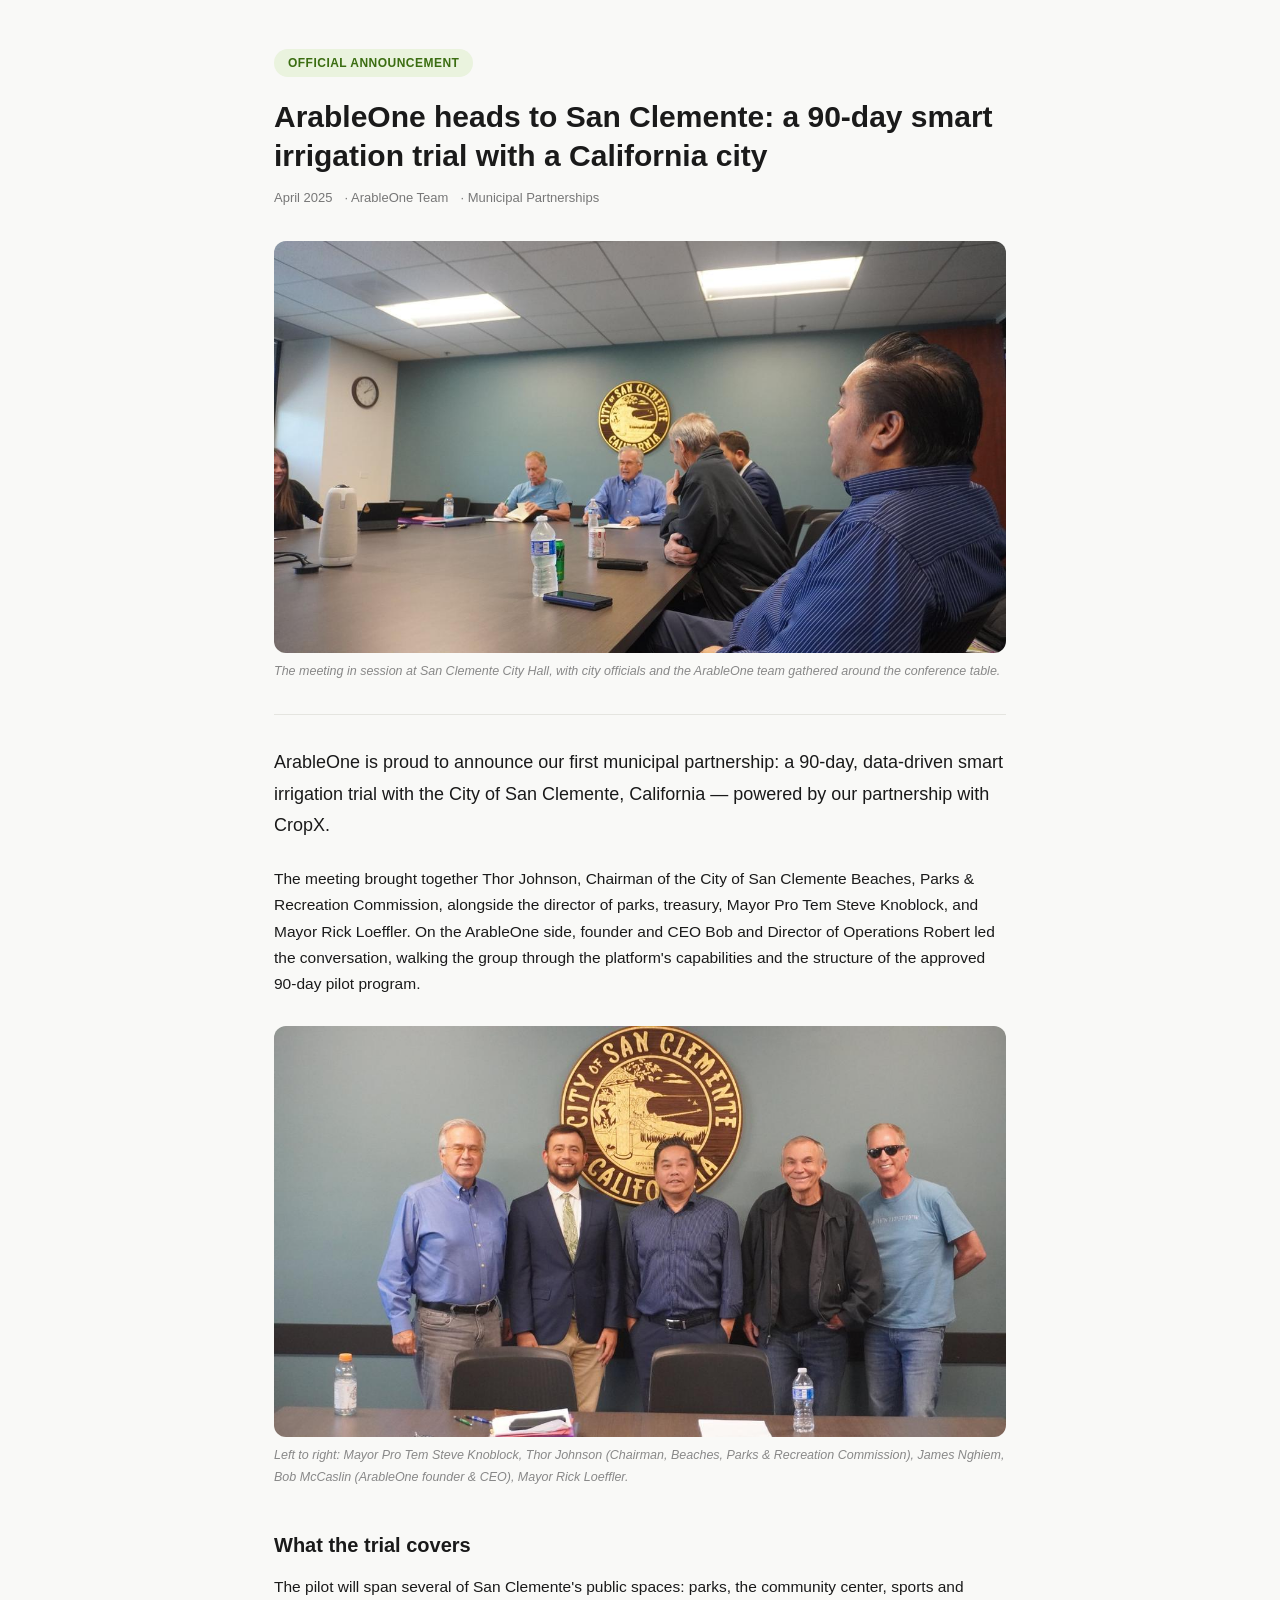
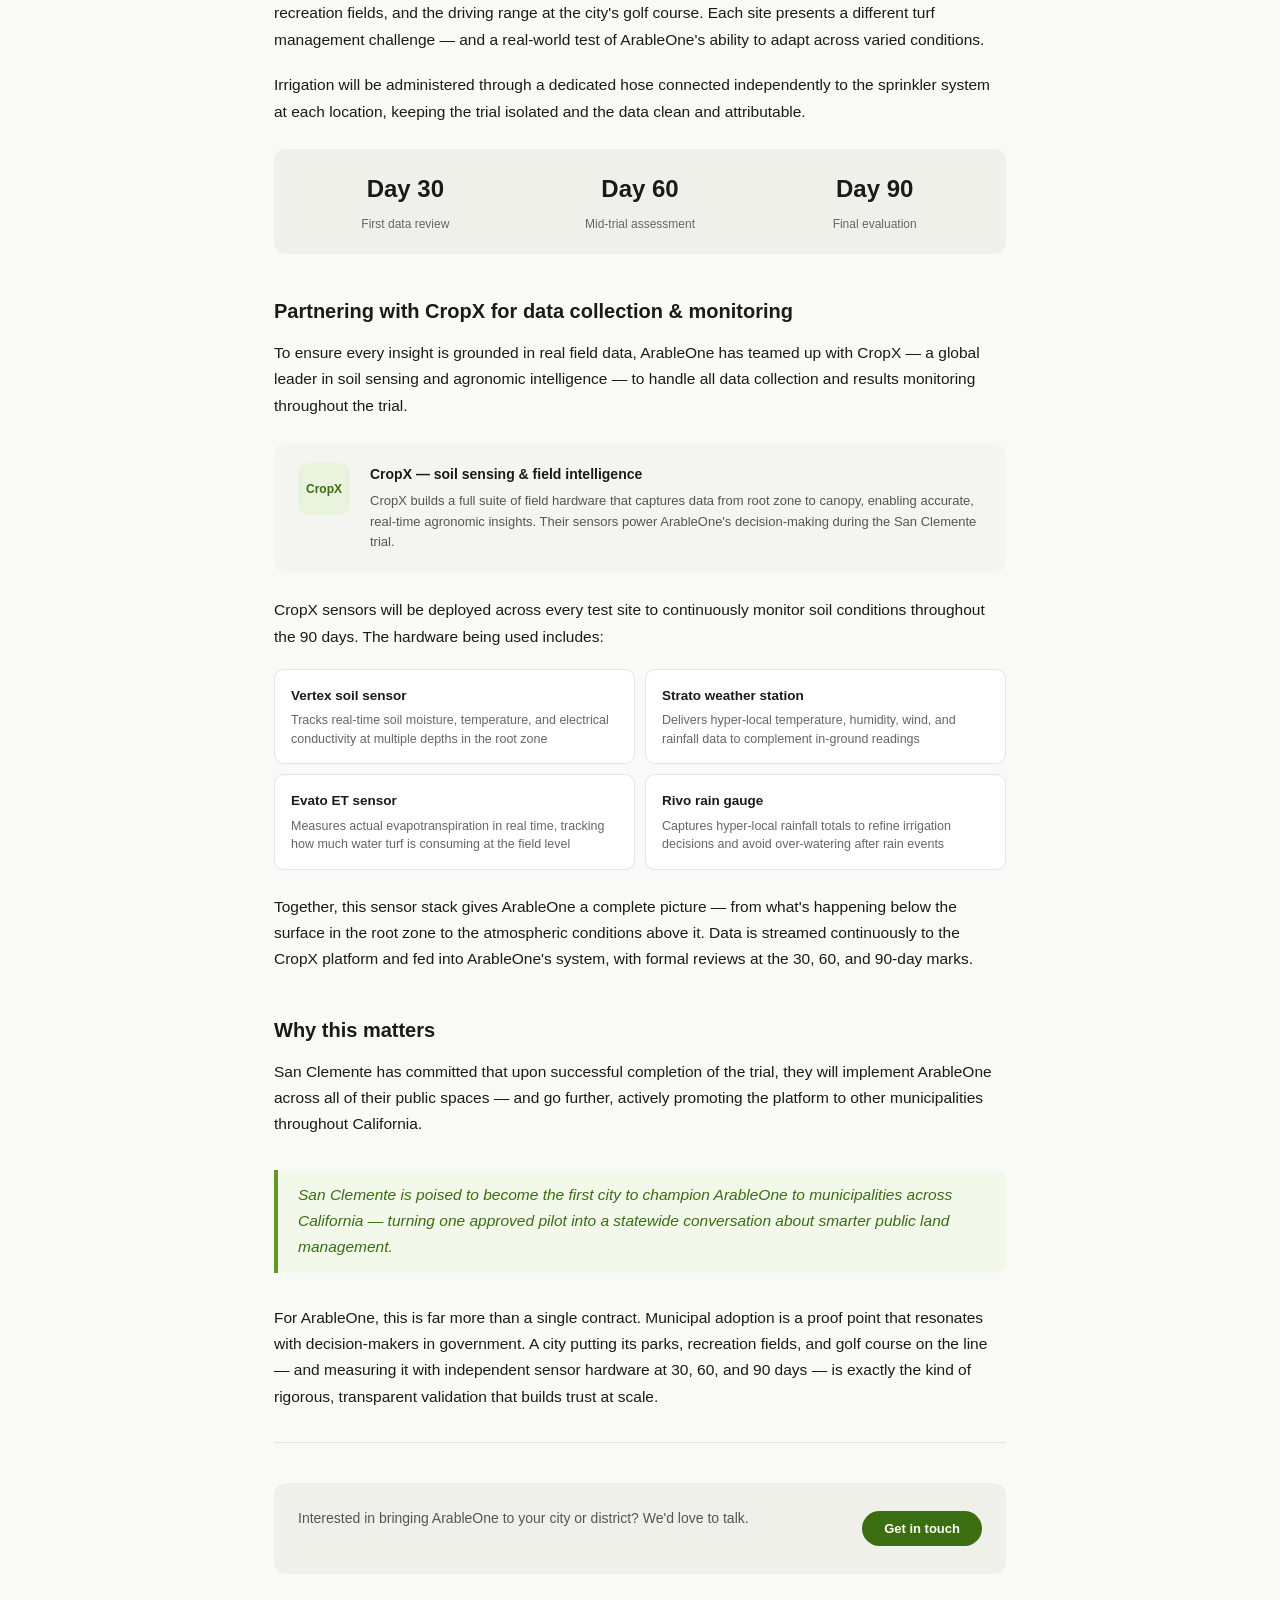
<file: arableone_san_clemente_blog.html>
<!DOCTYPE html>
<html lang="en">
<head>
<meta charset="UTF-8">
<meta name="viewport" content="width=device-width, initial-scale=1.0">
<title>ArableOne × San Clemente — 90-Day Smart Irrigation Trial</title>
<style>
  * { box-sizing: border-box; margin: 0; padding: 0; }
  body { font-family: -apple-system, BlinkMacSystemFont, 'Segoe UI', sans-serif; background: #f9f9f7; color: #1a1a1a; line-height: 1.7; }
  .post-wrap { max-width: 780px; margin: 0 auto; padding: 3rem 1.5rem; }
  .tag { display: inline-block; background: #EAF3DE; color: #3B6D11; font-size: 12px; font-weight: 600; padding: 4px 14px; border-radius: 20px; margin-bottom: 1.25rem; letter-spacing: 0.04em; text-transform: uppercase; }
  h1 { font-size: 30px; font-weight: 600; line-height: 1.3; margin-bottom: 0.75rem; }
  .meta { font-size: 13px; color: #777; margin-bottom: 2rem; display: flex; gap: 0.75rem; flex-wrap: wrap; }
  .meta span:not(:first-child)::before { content: "· "; }
  hr { border: none; border-top: 1px solid #e5e5e0; margin: 2rem 0; }
  .lead { font-size: 18px; line-height: 1.75; margin-bottom: 1.5rem; }
  p { font-size: 15.5px; margin-bottom: 1.2rem; }
  h2 { font-size: 20px; font-weight: 600; margin: 2.5rem 0 0.75rem; }
  .photo { width: 100%; border-radius: 12px; overflow: hidden; margin: 1.75rem 0 0.5rem; }
  .photo img { width: 100%; display: block; object-fit: cover; max-height: 460px; }
  .caption { font-size: 12.5px; color: #888; margin-bottom: 1.5rem; font-style: italic; }
  .milestones { display: grid; grid-template-columns: repeat(3, 1fr); gap: 12px; background: #f0f0eb; border-radius: 12px; padding: 1.25rem; margin: 1.5rem 0; }
  .milestone { text-align: center; }
  .milestone-num { font-size: 24px; font-weight: 700; color: #1a1a1a; }
  .milestone-label { font-size: 12px; color: #666; margin-top: 4px; }
  .pullquote { border-left: 4px solid #639922; padding: 0.75rem 1.25rem; margin: 2rem 0; background: #f2f8ea; border-radius: 0 10px 10px 0; font-style: italic; font-size: 15.5px; color: #3B6D11; line-height: 1.7; }
  .partner-box { background: #f4f4f0; border-radius: 12px; padding: 1.25rem 1.5rem; margin: 1.5rem 0; display: flex; gap: 1.25rem; align-items: flex-start; }
  .partner-icon { min-width: 52px; height: 52px; background: #EAF3DE; border-radius: 10px; display: flex; align-items: center; justify-content: center; font-weight: 700; font-size: 12px; color: #3B6D11; text-align: center; flex-shrink: 0; }
  .partner-name { font-size: 14px; font-weight: 600; margin-bottom: 4px; }
  .partner-desc { font-size: 13px; color: #555; line-height: 1.6; }
  .sensor-grid { display: grid; grid-template-columns: repeat(2, 1fr); gap: 10px; margin: 1rem 0 1.5rem; }
  .sensor-card { background: #fff; border: 1px solid #e5e5e0; border-radius: 10px; padding: 0.9rem 1rem; }
  .sensor-name { font-size: 13.5px; font-weight: 600; margin-bottom: 4px; }
  .sensor-desc { font-size: 12.5px; color: #666; line-height: 1.5; }
  .cta { background: #f0f0eb; border-radius: 12px; padding: 1.5rem; margin-top: 2.5rem; display: flex; align-items: center; justify-content: space-between; gap: 1rem; flex-wrap: wrap; }
  .cta p { font-size: 14px; color: #555; }
  .cta-btn { background: #3B6D11; color: #fff; border: none; padding: 10px 22px; border-radius: 20px; font-size: 13px; font-weight: 600; cursor: pointer; }
  @media (max-width: 540px) { .milestones { grid-template-columns: 1fr; } .sensor-grid { grid-template-columns: 1fr; } h1 { font-size: 24px; } }
</style>
</head>
<body>
<div class="post-wrap">

  <span class="tag">Official Announcement</span>
  <h1>ArableOne heads to San Clemente: a 90-day smart irrigation trial with a California city</h1>
  <div class="meta">
    <span>April 2025</span>
    <span>ArableOne Team</span>
    <span>Municipal Partnerships</span>
  </div>

  <div class="photo">
    <img src="[data-uri]" alt="ArableOne team and San Clemente city officials in the conference room">
  </div>
  <p class="caption">The meeting in session at San Clemente City Hall, with city officials and the ArableOne team gathered around the conference table.</p>

  <hr>

  <p class="lead">ArableOne is proud to announce our first municipal partnership: a 90-day, data-driven smart irrigation trial with the City of San Clemente, California — powered by our partnership with CropX.</p>

  <p>The meeting brought together Thor Johnson, Chairman of the City of San Clemente Beaches, Parks &amp; Recreation Commission, alongside the director of parks, treasury, Mayor Pro Tem Steve Knoblock, and Mayor Rick Loeffler. On the ArableOne side, founder and CEO Bob and Director of Operations Robert led the conversation, walking the group through the platform's capabilities and the structure of the approved 90-day pilot program.</p>

  <div class="photo">
    <img src="[data-uri]" alt="Group photo after the meeting — Mayor Pro Tem Steve Knoblock, Thor Johnson, James Nghiem, Bob McCaslin, Mayor Rick Loeffler">
  </div>
  <p class="caption">Left to right: Mayor Pro Tem Steve Knoblock, Thor Johnson (Chairman, Beaches, Parks &amp; Recreation Commission), James Nghiem, Bob McCaslin (ArableOne founder &amp; CEO), Mayor Rick Loeffler.</p>

  <h2>What the trial covers</h2>
  <p>The pilot will span several of San Clemente's public spaces: parks, the community center, sports and recreation fields, and the driving range at the city's golf course. Each site presents a different turf management challenge — and a real-world test of ArableOne's ability to adapt across varied conditions.</p>
  <p>Irrigation will be administered through a dedicated hose connected independently to the sprinkler system at each location, keeping the trial isolated and the data clean and attributable.</p>

  <div class="milestones">
    <div class="milestone"><div class="milestone-num">Day 30</div><div class="milestone-label">First data review</div></div>
    <div class="milestone"><div class="milestone-num">Day 60</div><div class="milestone-label">Mid-trial assessment</div></div>
    <div class="milestone"><div class="milestone-num">Day 90</div><div class="milestone-label">Final evaluation</div></div>
  </div>

  <h2>Partnering with CropX for data collection &amp; monitoring</h2>
  <p>To ensure every insight is grounded in real field data, ArableOne has teamed up with CropX — a global leader in soil sensing and agronomic intelligence — to handle all data collection and results monitoring throughout the trial.</p>

  <div class="partner-box">
    <div class="partner-icon">CropX</div>
    <div>
      <div class="partner-name">CropX — soil sensing &amp; field intelligence</div>
      <div class="partner-desc">CropX builds a full suite of field hardware that captures data from root zone to canopy, enabling accurate, real-time agronomic insights. Their sensors power ArableOne's decision-making during the San Clemente trial.</div>
    </div>
  </div>

  <p>CropX sensors will be deployed across every test site to continuously monitor soil conditions throughout the 90 days. The hardware being used includes:</p>

  <div class="sensor-grid">
    <div class="sensor-card"><div class="sensor-name">Vertex soil sensor</div><div class="sensor-desc">Tracks real-time soil moisture, temperature, and electrical conductivity at multiple depths in the root zone</div></div>
    <div class="sensor-card"><div class="sensor-name">Strato weather station</div><div class="sensor-desc">Delivers hyper-local temperature, humidity, wind, and rainfall data to complement in-ground readings</div></div>
    <div class="sensor-card"><div class="sensor-name">Evato ET sensor</div><div class="sensor-desc">Measures actual evapotranspiration in real time, tracking how much water turf is consuming at the field level</div></div>
    <div class="sensor-card"><div class="sensor-name">Rivo rain gauge</div><div class="sensor-desc">Captures hyper-local rainfall totals to refine irrigation decisions and avoid over-watering after rain events</div></div>
  </div>

  <p>Together, this sensor stack gives ArableOne a complete picture — from what's happening below the surface in the root zone to the atmospheric conditions above it. Data is streamed continuously to the CropX platform and fed into ArableOne's system, with formal reviews at the 30, 60, and 90-day marks.</p>

  <h2>Why this matters</h2>
  <p>San Clemente has committed that upon successful completion of the trial, they will implement ArableOne across all of their public spaces — and go further, actively promoting the platform to other municipalities throughout California.</p>

  <div class="pullquote">San Clemente is poised to become the first city to champion ArableOne to municipalities across California — turning one approved pilot into a statewide conversation about smarter public land management.</div>

  <p>For ArableOne, this is far more than a single contract. Municipal adoption is a proof point that resonates with decision-makers in government. A city putting its parks, recreation fields, and golf course on the line — and measuring it with independent sensor hardware at 30, 60, and 90 days — is exactly the kind of rigorous, transparent validation that builds trust at scale.</p>

  <hr>

  <div class="cta">
    <p>Interested in bringing ArableOne to your city or district? We'd love to talk.</p>
    <button class="cta-btn">Get in touch</button>
  </div>

</div>
</body>
</html>
</file>
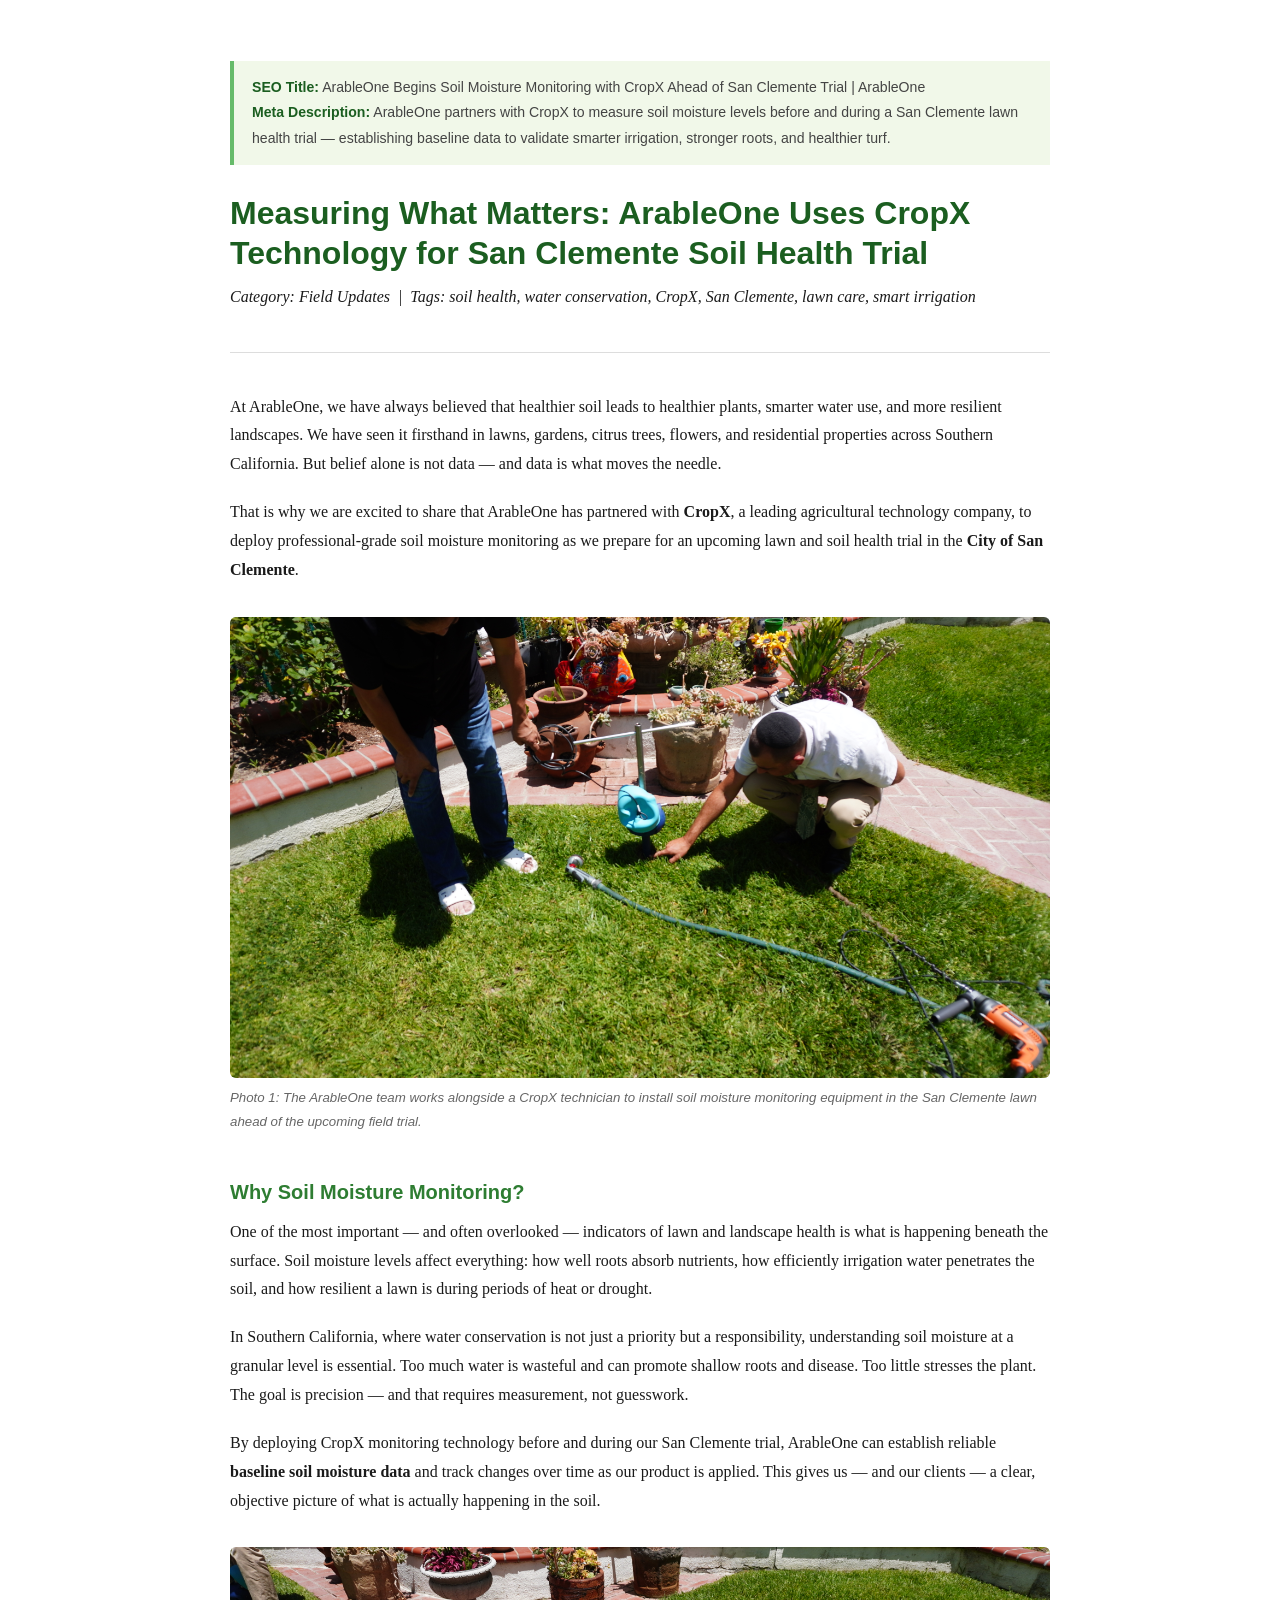
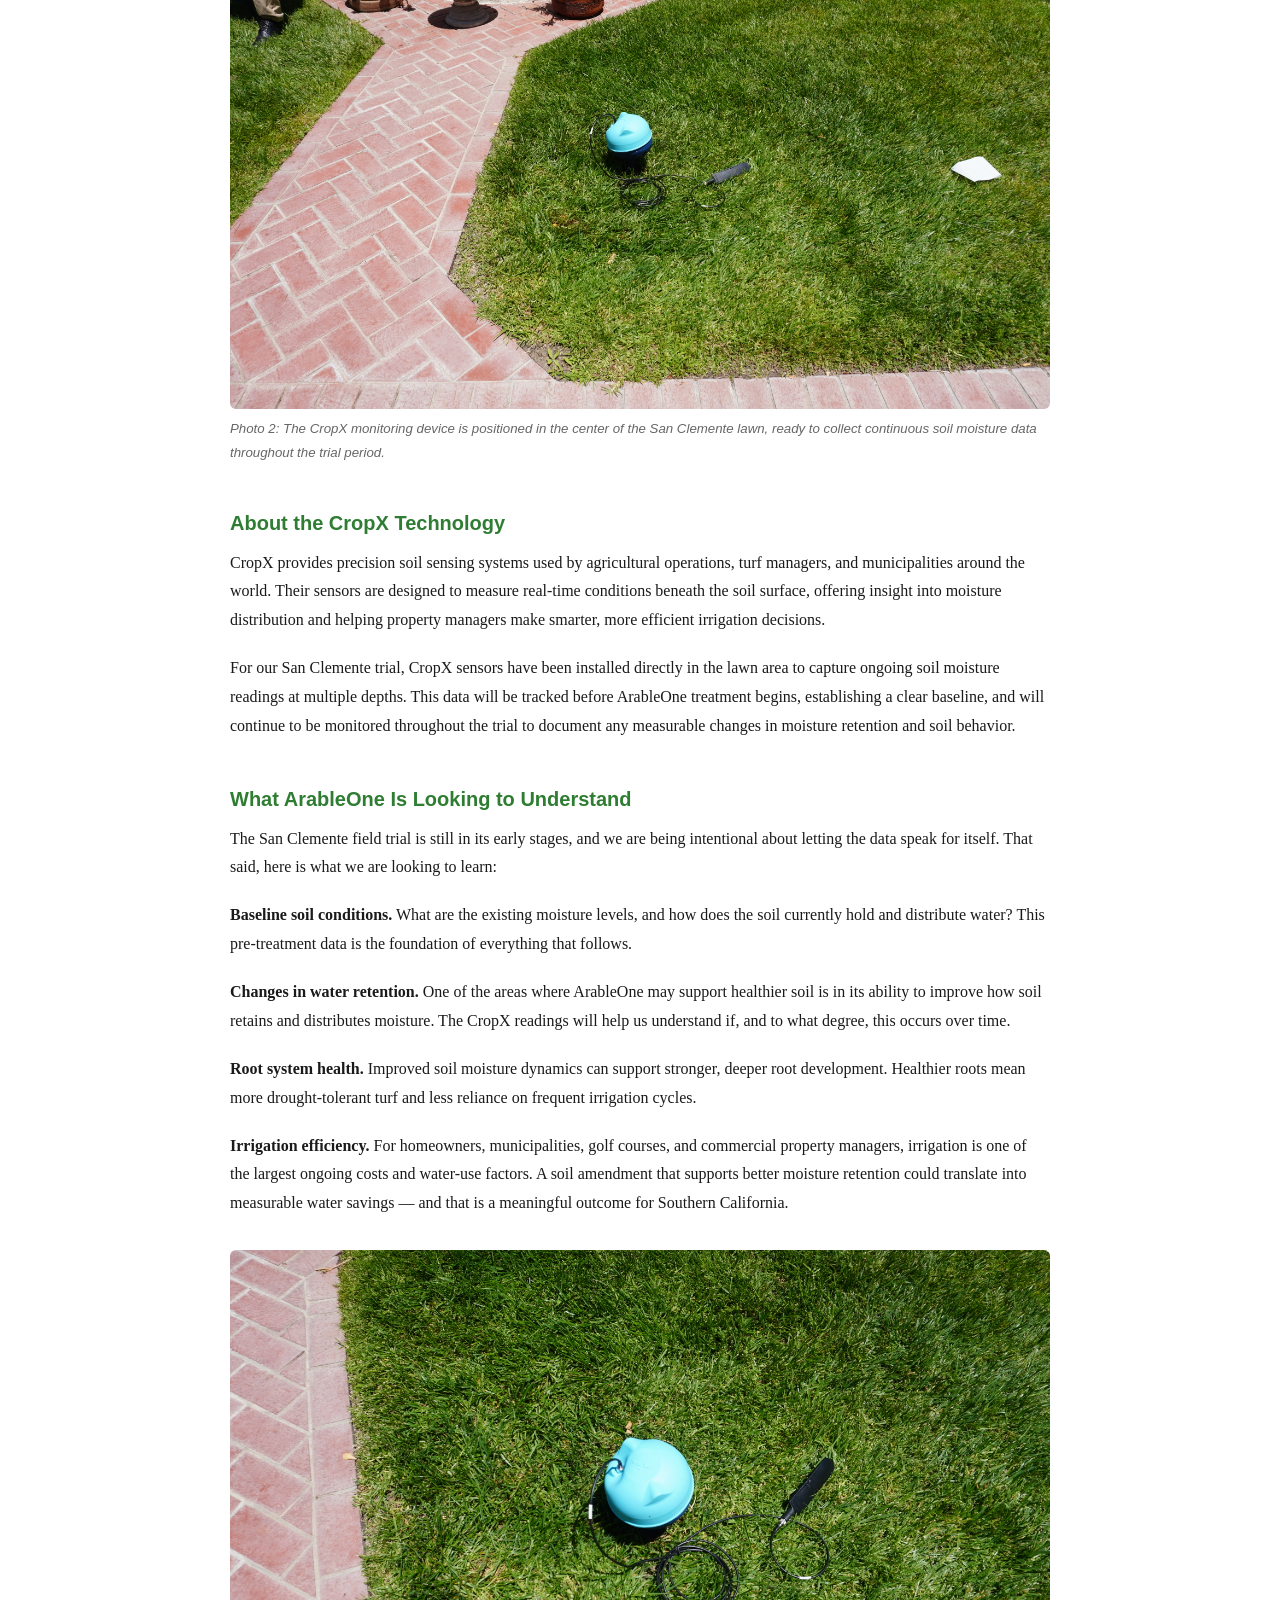
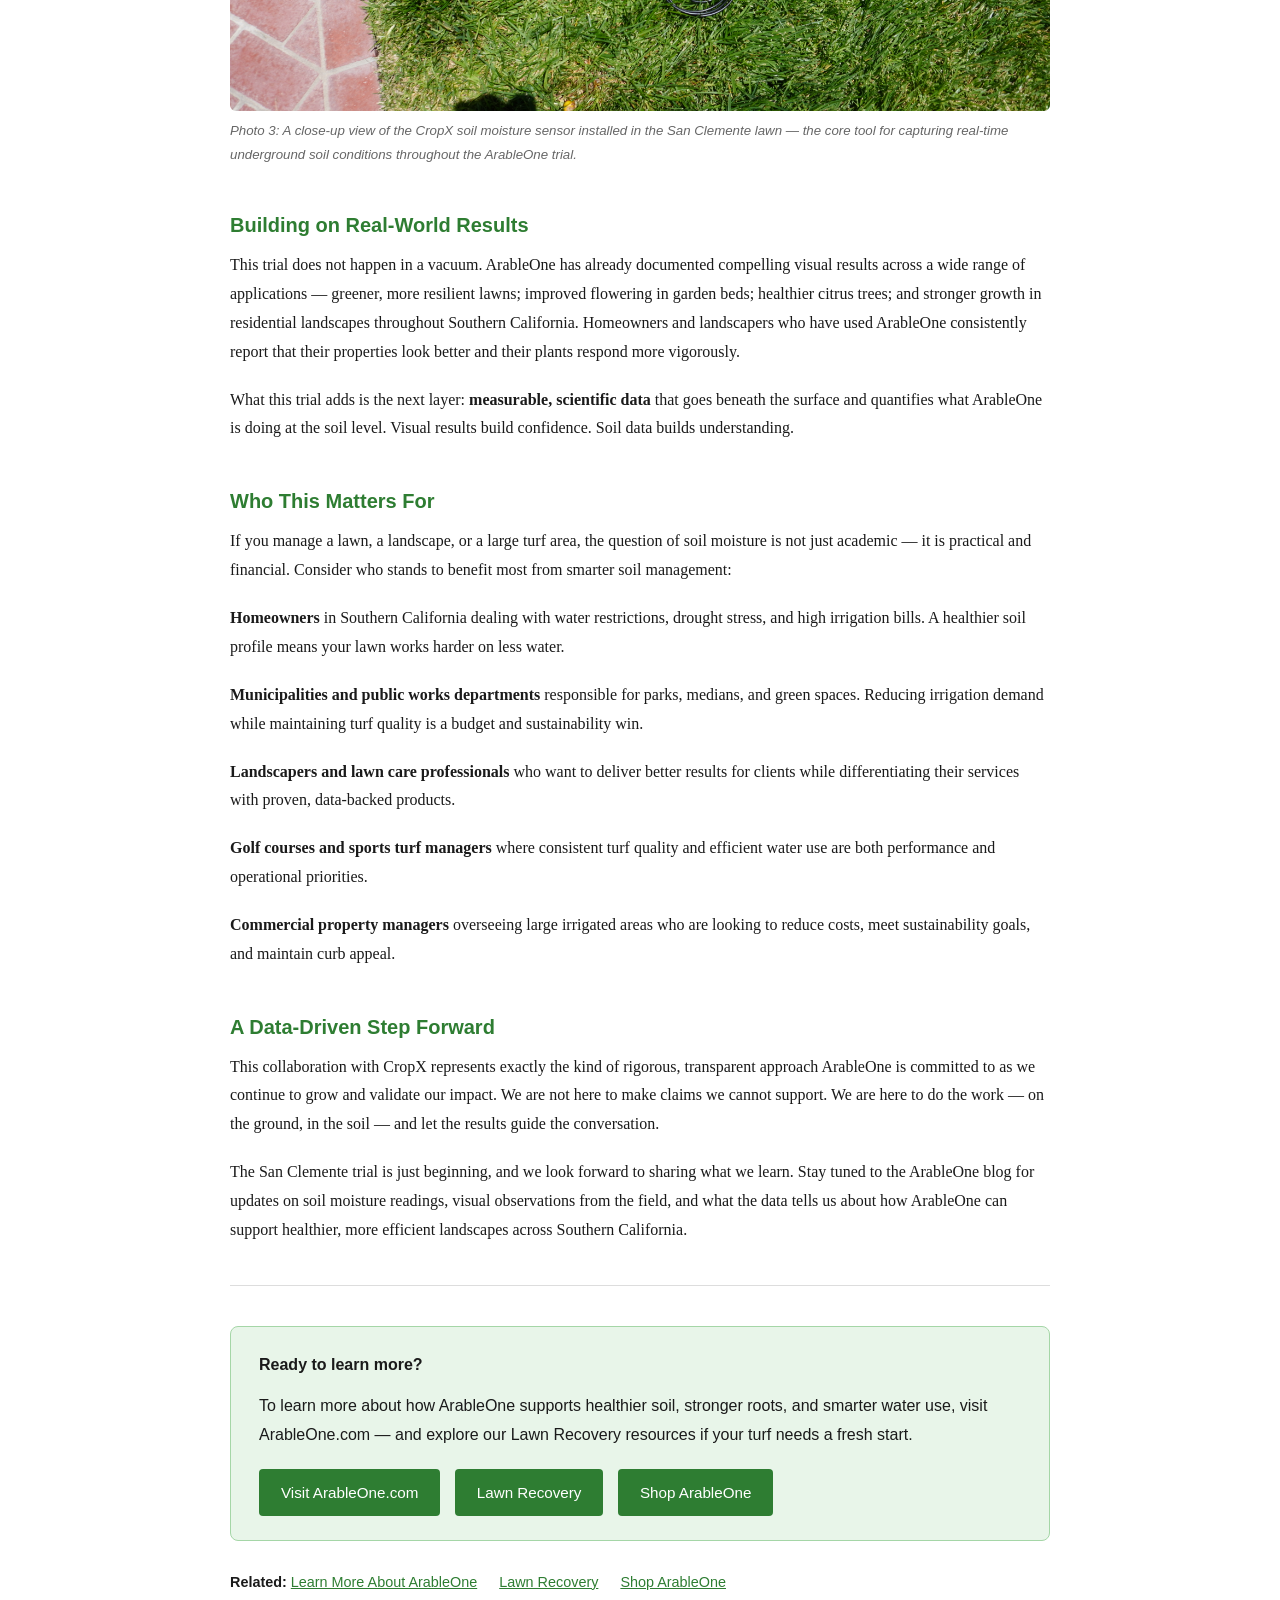
<file: cropx-san-clemente-trial.html>
<!DOCTYPE html>
<html lang="en">
<head>
  <meta charset="UTF-8" />
  <meta name="viewport" content="width=device-width, initial-scale=1.0" />

  <!-- SEO Meta -->
  <title>ArableOne Begins Soil Moisture Monitoring with CropX Ahead of San Clemente Trial | ArableOne</title>
  <meta name="description" content="ArableOne partners with CropX to measure soil moisture levels before and during a San Clemente lawn health trial — establishing baseline data to validate smarter irrigation, stronger roots, and healthier turf." />

  <style>
    body {
      font-family: Georgia, 'Times New Roman', serif;
      max-width: 820px;
      margin: 0 auto;
      padding: 40px 24px;
      color: #1a1a1a;
      line-height: 1.8;
      background: #fff;
    }
    h1 {
      font-family: Arial, sans-serif;
      font-size: 2em;
      line-height: 1.25;
      color: #1b5e20;
      margin-bottom: 0.3em;
    }
    h2 {
      font-family: Arial, sans-serif;
      font-size: 1.25em;
      color: #2e7d32;
      margin-top: 2em;
      margin-bottom: 0.4em;
    }
    .meta-block {
      background: #f1f8e9;
      border-left: 4px solid #66bb6a;
      padding: 14px 18px;
      margin: 1.5em 0 2em;
      font-family: Arial, sans-serif;
      font-size: 0.88em;
      color: #444;
    }
    .meta-block strong { color: #1b5e20; }
    figure {
      margin: 2em 0;
    }
    figure img {
      width: 100%;
      border-radius: 6px;
      display: block;
    }
    figcaption {
      font-family: Arial, sans-serif;
      font-size: 0.83em;
      color: #666;
      margin-top: 8px;
      font-style: italic;
    }
    p { margin: 0 0 1.2em; }
    a { color: #2e7d32; }
    .cta-box {
      background: #e8f5e9;
      border: 1px solid #a5d6a7;
      border-radius: 8px;
      padding: 24px 28px;
      margin-top: 2.5em;
      font-family: Arial, sans-serif;
    }
    .cta-box p { margin: 0 0 0.8em; }
    .cta-box a {
      display: inline-block;
      background: #2e7d32;
      color: #fff;
      padding: 10px 22px;
      border-radius: 4px;
      text-decoration: none;
      font-size: 0.95em;
      margin-top: 6px;
      margin-right: 10px;
    }
    .cta-box a:hover { background: #1b5e20; }
    .internal-links {
      margin-top: 2em;
      font-family: Arial, sans-serif;
      font-size: 0.9em;
    }
    .internal-links a { margin-right: 18px; }
    hr { border: none; border-top: 1px solid #ddd; margin: 2.5em 0; }
  </style>
</head>
<body>

  <!-- ── SEO TITLE & META (display copy) ── -->
  <div class="meta-block">
    <strong>SEO Title:</strong> ArableOne Begins Soil Moisture Monitoring with CropX Ahead of San Clemente Trial | ArableOne<br />
    <strong>Meta Description:</strong> ArableOne partners with CropX to measure soil moisture levels before and during a San Clemente lawn health trial — establishing baseline data to validate smarter irrigation, stronger roots, and healthier turf.
  </div>

  <!-- ── HEADLINE ── -->
  <h1>Measuring What Matters: ArableOne Uses CropX Technology for San Clemente Soil Health Trial</h1>

  <p><em>Category: Field Updates &nbsp;|&nbsp; Tags: soil health, water conservation, CropX, San Clemente, lawn care, smart irrigation</em></p>

  <hr />

  <!-- ── INTRO ── -->
  <p>At ArableOne, we have always believed that healthier soil leads to healthier plants, smarter water use, and more resilient landscapes. We have seen it firsthand in lawns, gardens, citrus trees, flowers, and residential properties across Southern California. But belief alone is not data — and data is what moves the needle.</p>

  <p>That is why we are excited to share that ArableOne has partnered with <strong>CropX</strong>, a leading agricultural technology company, to deploy professional-grade soil moisture monitoring as we prepare for an upcoming lawn and soil health trial in the <strong>City of San Clemente</strong>.</p>

  <!-- ── PHOTO 1 ── -->
  <figure>
    <img src="DSC00907.JPG" alt="ArableOne and CropX team installing soil moisture monitoring equipment in a San Clemente lawn" />
    <figcaption>Photo 1: The ArableOne team works alongside a CropX technician to install soil moisture monitoring equipment in the San Clemente lawn ahead of the upcoming field trial.</figcaption>
  </figure>

  <!-- ── SECTION 1 ── -->
  <h2>Why Soil Moisture Monitoring?</h2>

  <p>One of the most important — and often overlooked — indicators of lawn and landscape health is what is happening beneath the surface. Soil moisture levels affect everything: how well roots absorb nutrients, how efficiently irrigation water penetrates the soil, and how resilient a lawn is during periods of heat or drought.</p>

  <p>In Southern California, where water conservation is not just a priority but a responsibility, understanding soil moisture at a granular level is essential. Too much water is wasteful and can promote shallow roots and disease. Too little stresses the plant. The goal is precision — and that requires measurement, not guesswork.</p>

  <p>By deploying CropX monitoring technology before and during our San Clemente trial, ArableOne can establish reliable <strong>baseline soil moisture data</strong> and track changes over time as our product is applied. This gives us — and our clients — a clear, objective picture of what is actually happening in the soil.</p>

  <!-- ── PHOTO 2 ── -->
  <figure>
    <img src="DSC00908.JPG" alt="CropX soil moisture monitoring device placed in a San Clemente lawn for the ArableOne field trial" />
    <figcaption>Photo 2: The CropX monitoring device is positioned in the center of the San Clemente lawn, ready to collect continuous soil moisture data throughout the trial period.</figcaption>
  </figure>

  <!-- ── SECTION 2 ── -->
  <h2>About the CropX Technology</h2>

  <p>CropX provides precision soil sensing systems used by agricultural operations, turf managers, and municipalities around the world. Their sensors are designed to measure real-time conditions beneath the soil surface, offering insight into moisture distribution and helping property managers make smarter, more efficient irrigation decisions.</p>

  <p>For our San Clemente trial, CropX sensors have been installed directly in the lawn area to capture ongoing soil moisture readings at multiple depths. This data will be tracked before ArableOne treatment begins, establishing a clear baseline, and will continue to be monitored throughout the trial to document any measurable changes in moisture retention and soil behavior.</p>

  <!-- ── SECTION 3 ── -->
  <h2>What ArableOne Is Looking to Understand</h2>

  <p>The San Clemente field trial is still in its early stages, and we are being intentional about letting the data speak for itself. That said, here is what we are looking to learn:</p>

  <p><strong>Baseline soil conditions.</strong> What are the existing moisture levels, and how does the soil currently hold and distribute water? This pre-treatment data is the foundation of everything that follows.</p>

  <p><strong>Changes in water retention.</strong> One of the areas where ArableOne may support healthier soil is in its ability to improve how soil retains and distributes moisture. The CropX readings will help us understand if, and to what degree, this occurs over time.</p>

  <p><strong>Root system health.</strong> Improved soil moisture dynamics can support stronger, deeper root development. Healthier roots mean more drought-tolerant turf and less reliance on frequent irrigation cycles.</p>

  <p><strong>Irrigation efficiency.</strong> For homeowners, municipalities, golf courses, and commercial property managers, irrigation is one of the largest ongoing costs and water-use factors. A soil amendment that supports better moisture retention could translate into measurable water savings — and that is a meaningful outcome for Southern California.</p>

  <!-- ── PHOTO 3 ── -->
  <figure>
    <img src="DSC00909.JPG" alt="Close-up of the CropX soil moisture monitoring sensor used in the ArableOne San Clemente lawn trial" />
    <figcaption>Photo 3: A close-up view of the CropX soil moisture sensor installed in the San Clemente lawn — the core tool for capturing real-time underground soil conditions throughout the ArableOne trial.</figcaption>
  </figure>

  <!-- ── SECTION 4 ── -->
  <h2>Building on Real-World Results</h2>

  <p>This trial does not happen in a vacuum. ArableOne has already documented compelling visual results across a wide range of applications — greener, more resilient lawns; improved flowering in garden beds; healthier citrus trees; and stronger growth in residential landscapes throughout Southern California. Homeowners and landscapers who have used ArableOne consistently report that their properties look better and their plants respond more vigorously.</p>

  <p>What this trial adds is the next layer: <strong>measurable, scientific data</strong> that goes beneath the surface and quantifies what ArableOne is doing at the soil level. Visual results build confidence. Soil data builds understanding.</p>

  <!-- ── SECTION 5 ── -->
  <h2>Who This Matters For</h2>

  <p>If you manage a lawn, a landscape, or a large turf area, the question of soil moisture is not just academic — it is practical and financial. Consider who stands to benefit most from smarter soil management:</p>

  <p><strong>Homeowners</strong> in Southern California dealing with water restrictions, drought stress, and high irrigation bills. A healthier soil profile means your lawn works harder on less water.</p>

  <p><strong>Municipalities and public works departments</strong> responsible for parks, medians, and green spaces. Reducing irrigation demand while maintaining turf quality is a budget and sustainability win.</p>

  <p><strong>Landscapers and lawn care professionals</strong> who want to deliver better results for clients while differentiating their services with proven, data-backed products.</p>

  <p><strong>Golf courses and sports turf managers</strong> where consistent turf quality and efficient water use are both performance and operational priorities.</p>

  <p><strong>Commercial property managers</strong> overseeing large irrigated areas who are looking to reduce costs, meet sustainability goals, and maintain curb appeal.</p>

  <!-- ── SECTION 6 ── -->
  <h2>A Data-Driven Step Forward</h2>

  <p>This collaboration with CropX represents exactly the kind of rigorous, transparent approach ArableOne is committed to as we continue to grow and validate our impact. We are not here to make claims we cannot support. We are here to do the work — on the ground, in the soil — and let the results guide the conversation.</p>

  <p>The San Clemente trial is just beginning, and we look forward to sharing what we learn. Stay tuned to the ArableOne blog for updates on soil moisture readings, visual observations from the field, and what the data tells us about how ArableOne can support healthier, more efficient landscapes across Southern California.</p>

  <hr />

  <!-- ── CTA ── -->
  <div class="cta-box">
    <p><strong>Ready to learn more?</strong></p>
    <p>To learn more about how ArableOne supports healthier soil, stronger roots, and smarter water use, visit ArableOne.com — and explore our Lawn Recovery resources if your turf needs a fresh start.</p>
    <a href="https://arableone.com/" target="_blank">Visit ArableOne.com</a>
    <a href="https://arableone.com/lawn-recovery.html" target="_blank">Lawn Recovery</a>
    <a href="https://arableone.com/" target="_blank">Shop ArableOne</a>
  </div>

  <!-- ── INTERNAL LINKS ── -->
  <div class="internal-links">
    <strong>Related:</strong>
    <a href="https://arableone.com/">Learn More About ArableOne</a>
    <a href="https://arableone.com/lawn-recovery.html">Lawn Recovery</a>
    <a href="https://arableone.com/">Shop ArableOne</a>
  </div>

</body>
</html>
</file>
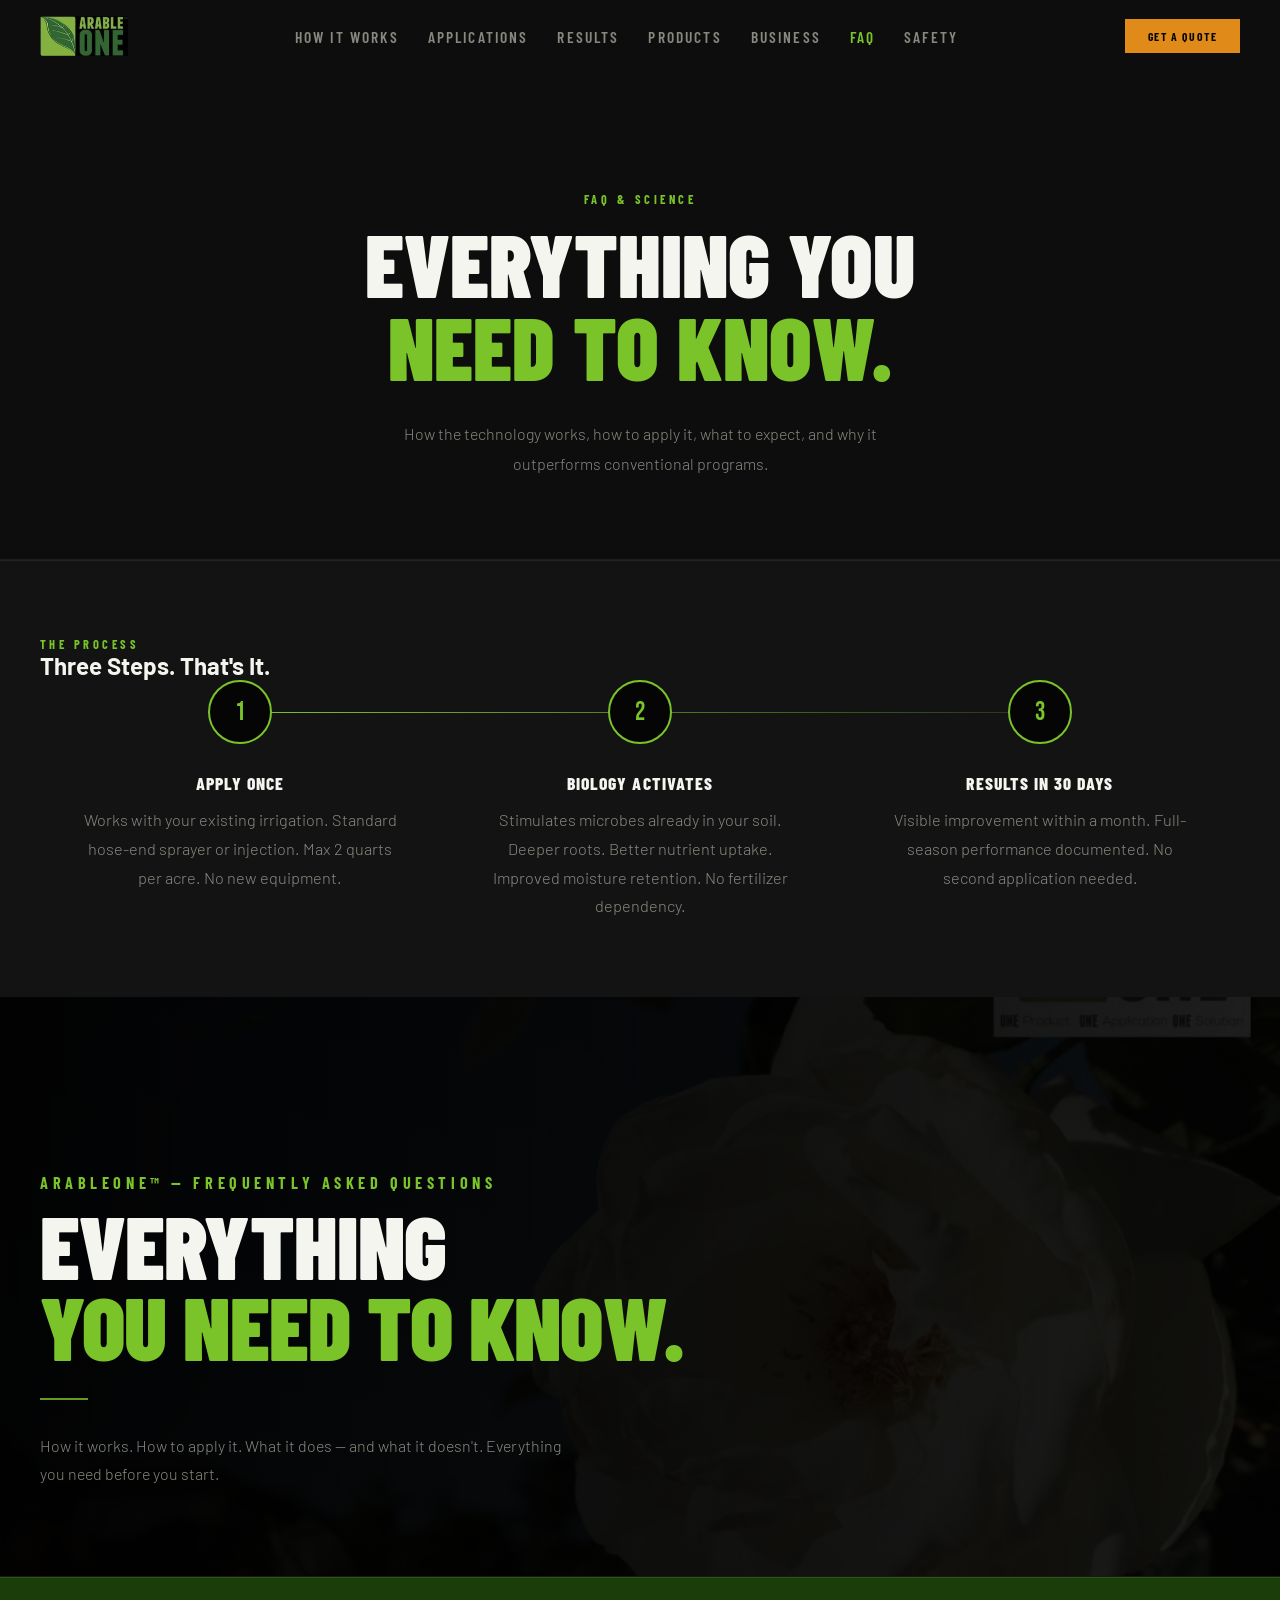
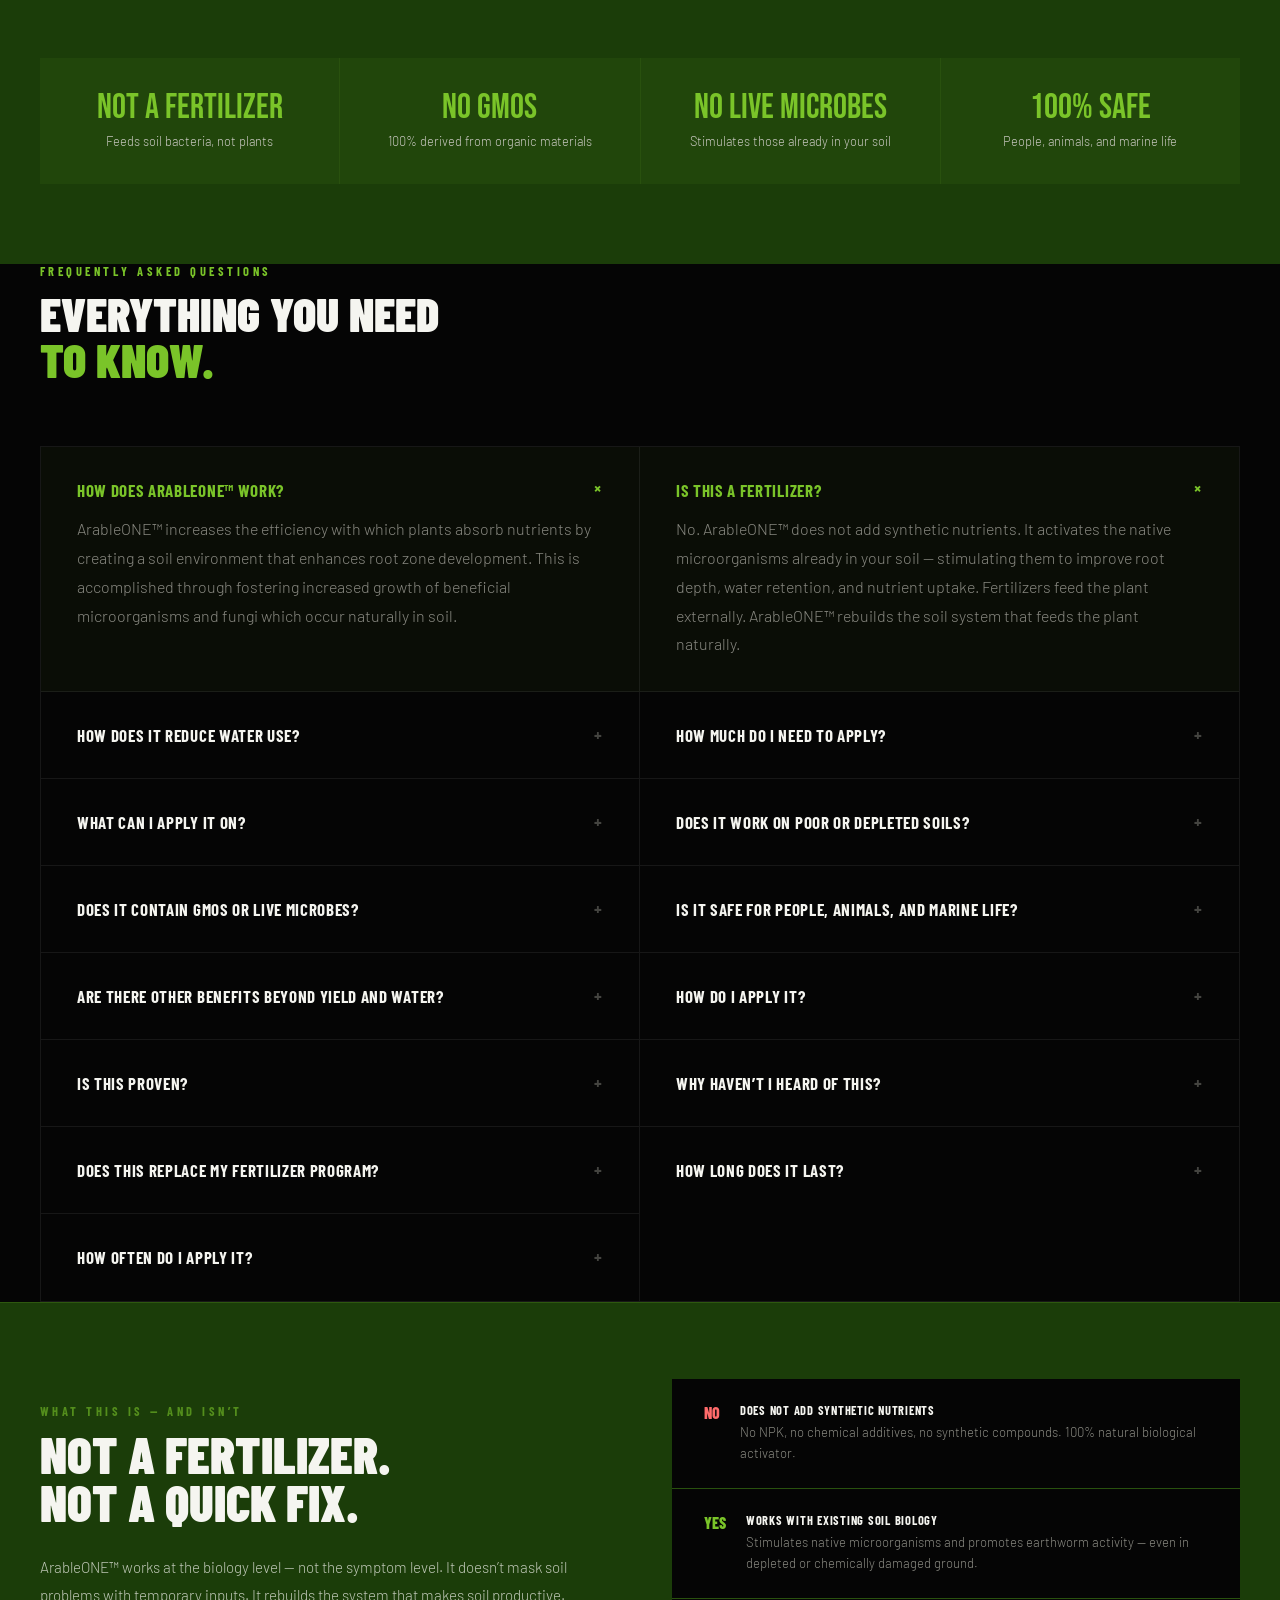
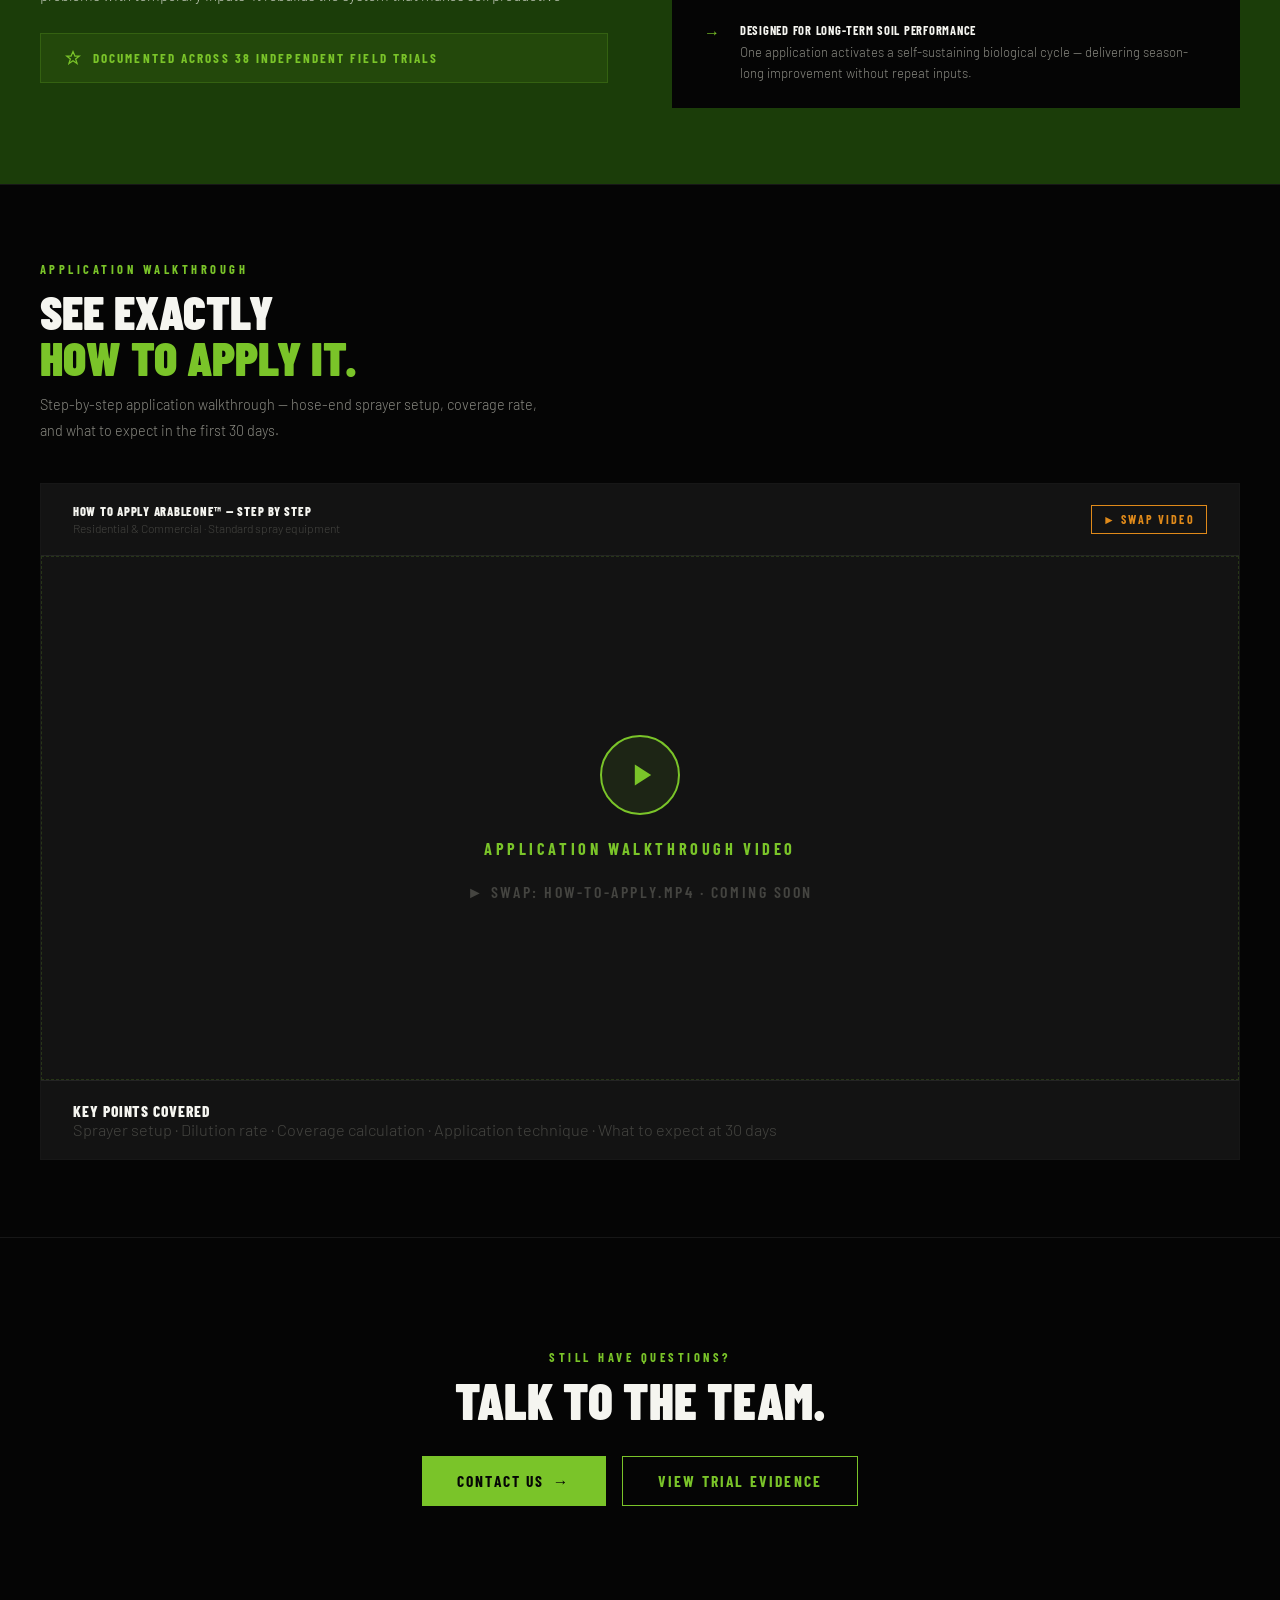
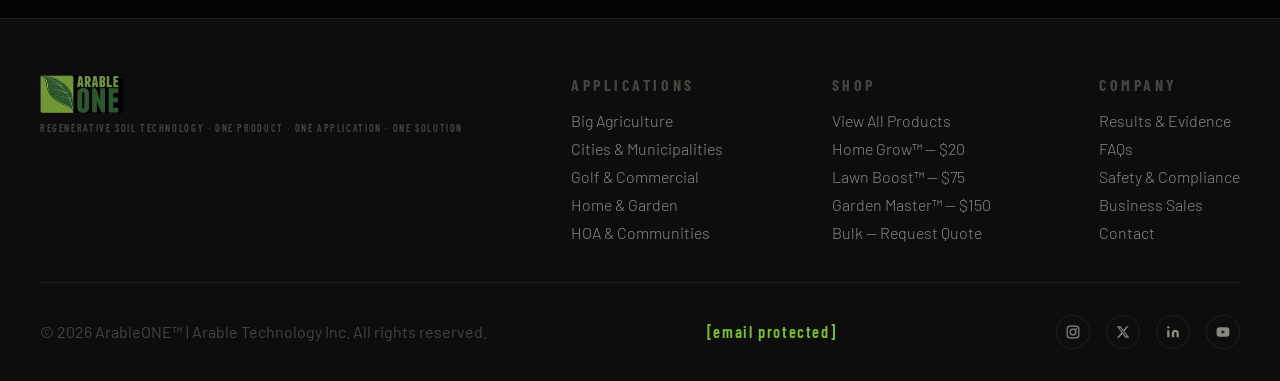
<file: faq.html>
<!DOCTYPE html>
<html lang="en">
<head>
<meta charset="UTF-8"/>
<meta name="viewport" content="width=device-width, initial-scale=1.0"/>
<title>FAQ — ArableONE™ | How It Works, Application Guide, Safety</title>
<meta name="description" content="Everything you need to know about ArableONE™: how it works, application rates (max 2 qt/acre), safety for people and marine life, GMO-free formula, and what to expect in 30 days."/>
<meta name="keywords" content="ArableONE FAQ, how to apply soil technology, soil activator questions, natural fertilizer alternative"/>
<meta property="og:title" content="FAQ — ArableONE™ | How It Works, Application Guide, Safety"/>
<meta property="og:description" content="Everything you need to know about ArableONE™: how it works, application rates (max 2 qt/acre), safety for people and marine life, GMO-free formula, and what to expect in 30 days."/>
<meta property="og:type" content="website"/>
<meta property="og:url" content="https://arableone.com/faq.html"/>
<meta property="og:image" content="logo.png"/>
<meta name="twitter:card" content="summary_large_image"/>
<meta name="twitter:title" content="FAQ — ArableONE™ | How It Works, Application Guide, Safety"/>
<meta name="twitter:description" content="Everything you need to know about ArableONE™: how it works, application rates (max 2 qt/acre), safety for people and marine life, GMO-free formula, and what to expect in 30 days."/>
<link rel="preconnect" href="https://fonts.googleapis.com"/>
<link rel="preconnect" href="https://fonts.gstatic.com" crossorigin/>
<link href="https://fonts.googleapis.com/css2?family=Barlow+Condensed:wght@400;500;600;700;800;900&family=Barlow:ital,wght@0,300;0,400;0,500;0,600;1,300&family=Bebas+Neue&display=swap" rel="stylesheet"/>
<style>
:root{
  --black:#050505;--s1:#0d0d0d;--s2:#131313;--s3:#1a1a1a;
  --border:rgba(255,255,255,0.07);
  --green:#7AC429;--green-hi:#92D93E;--green-lo:#4d8a12;--green-dk:#1b3d09;
  --amber:#E08A1A;--amber-hi:#F5A030;
  --white:#F5F5F0;--g1:#c8c8c0;--g2:#888880;--g3:#444440;
  --fd:'Barlow Condensed',sans-serif;--fb:'Barlow',sans-serif;--fs:'Bebas Neue',cursive;
  --ease:cubic-bezier(0.22,1,0.36,1);--t:0.4s cubic-bezier(0.22,1,0.36,1);
}
*,*::before,*::after{box-sizing:border-box;margin:0;padding:0}
html{font-size:16px;scroll-behavior:smooth}
body{font-family:var(--fb);background:var(--black);color:var(--white);overflow-x:hidden;-webkit-font-smoothing:antialiased}
img{display:block;max-width:100%}a{text-decoration:none;color:inherit}ul{list-style:none}
::-webkit-scrollbar{width:3px}::-webkit-scrollbar-track{background:var(--black)}::-webkit-scrollbar-thumb{background:var(--green-lo)}

.wrap{max-width:1320px;margin:0 auto;padding:0 2.5rem}
.lbl{font-family:var(--fd);font-size:.78rem;font-weight:700;letter-spacing:.28em;text-transform:uppercase;color:var(--green)}
.div{height:1px;background:linear-gradient(to right,transparent,var(--border),transparent)}

/* BUTTONS */
.btn{display:inline-flex;align-items:center;gap:.5rem;font-family:var(--fd);font-size:.97rem;font-weight:700;letter-spacing:.14em;text-transform:uppercase;padding:.9rem 2.2rem;border:none;cursor:pointer;transition:var(--t);position:relative;overflow:hidden;white-space:nowrap}
.btn::after{content:'';position:absolute;inset:0;background:rgba(255,255,255,.08);opacity:0;transition:opacity .2s}
.btn:hover::after{opacity:1}
.btn-a{background:var(--amber);color:#050505}.btn-a:hover{background:var(--amber-hi);transform:translateY(-2px);box-shadow:0 6px 24px rgba(224,138,26,.25)}
.btn-g{background:var(--green);color:#050505}.btn-g:hover{background:var(--green-hi);transform:translateY(-2px);box-shadow:0 6px 24px rgba(122,196,41,.2)}
.btn-ol{background:transparent;color:var(--white);border:1.5px solid rgba(255,255,255,.25)}.btn-ol:hover{border-color:var(--green);color:var(--green);transform:translateY(-2px)}
.btn-og{background:transparent;color:var(--green);border:1.5px solid var(--green)}.btn-og:hover{background:var(--green);color:#050505;transform:translateY(-2px)}
.arr{display:inline-block;transition:transform .25s}.btn:hover .arr{transform:translateX(4px)}

/* SECTION SHARED */
.snum{font-family:var(--fs);font-size:4.5rem;line-height:1;color:rgba(122,196,41,.07);margin-bottom:-1.2rem;display:block}
.stitle{font-family:var(--fd);font-size:clamp(2.2rem,4.5vw,3.5rem);font-weight:900;line-height:.96;letter-spacing:-.01em;text-transform:uppercase;color:var(--white);margin-bottom:1.25rem}
.stitle em{font-style:normal;color:var(--green)}
.sbody{font-size:1rem;font-weight:300;line-height:1.85;color:var(--g1);margin-bottom:1.75rem;max-width:440px}
.sbulls{display:flex;flex-direction:column;gap:.6rem;margin-bottom:2rem}
.sbulls li{display:flex;align-items:center;gap:.75rem;font-family:var(--fd);font-size:1rem;font-weight:600;letter-spacing:.06em;text-transform:uppercase;color:var(--g1)}
.sbulls li::before{content:'';display:block;width:16px;height:2px;background:var(--green);flex-shrink:0}
.clbl{position:absolute;top:1.2rem;left:1.2rem;z-index:2;font-family:var(--fd);font-size:1rem;font-weight:700;letter-spacing:.22em;text-transform:uppercase;color:var(--green);background:rgba(5,5,5,.8);padding:.3rem .6rem;border-left:2px solid var(--green)}

/* NAV */
#nav{position:fixed;top:0;left:0;right:0;z-index:100;transition:background .4s,border-color .4s;border-bottom:1px solid transparent}
#nav.scrolled{background:rgba(5,5,5,.97);border-bottom-color:var(--border);backdrop-filter:blur(16px)}
.nav-in{display:flex;align-items:center;justify-content:space-between;padding:1rem 2.5rem;max-width:1320px;margin:0 auto}
.nav-logo img{height:40px;width:auto}
.nav-links{display:flex;align-items:center;gap:1.8rem}
.nav-links a{font-family:var(--fd);font-size:.97rem;font-weight:600;letter-spacing:.14em;text-transform:uppercase;color:var(--g2);transition:color .25s}
.nav-links a:hover,.nav-links a.active{color:var(--green)}
.ham{display:none;flex-direction:column;gap:6px;cursor:pointer;padding:12px 8px;background:none;border:none;z-index:101;position:relative;-webkit-tap-highlight-color:rgba(122,196,41,.2);touch-action:manipulation}
.ham span{display:block;width:26px;height:2px;background:var(--white);border-radius:2px;transition:var(--t)}
.mob-nav{display:none;position:fixed;inset:0;background:rgba(5,5,5,.99);z-index:200;flex-direction:column;align-items:center;justify-content:center;gap:2.5rem}
.mob-nav.open{display:flex}
.mob-nav a{font-family:var(--fd);font-size:1.8rem;font-weight:800;letter-spacing:.06em;text-transform:uppercase;color:var(--white);transition:color .2s}
.mob-nav a:hover{color:var(--green)}
.mob-close{position:absolute;top:1.5rem;right:2rem;background:none;border:none;color:var(--white);font-size:2rem;cursor:pointer;line-height:1}

/* PAGE HERO (inner pages) */
.page-hero{padding:11rem 0 5.5rem;position:relative;overflow:hidden;background:var(--black);border-bottom:1px solid var(--border)}
.page-hero-bg{position:absolute;inset:0;width:100%;height:100%;object-fit:cover;object-position:center;z-index:0;filter:brightness(0.14) saturate(.5)}
.page-hero-overlay{position:absolute;inset:0;background:linear-gradient(to right,rgba(0,0,0,.88) 0%,rgba(0,0,0,.5) 60%,rgba(0,0,0,.15) 100%);z-index:1}
.page-hero-cnt{position:relative;z-index:2}
.page-hero-lbl{font-family:var(--fd);font-size:1.02rem;font-weight:700;letter-spacing:.28em;text-transform:uppercase;color:var(--green);margin-bottom:.75rem;display:block}
.page-hero-hl{font-family:var(--fd);font-size:clamp(3rem,7vw,6rem);font-weight:900;line-height:.9;letter-spacing:-.01em;text-transform:uppercase;color:var(--white);margin-bottom:1.5rem}
.page-hero-hl em{font-style:normal;color:var(--green)}
.page-hero-sub{font-size:1rem;font-weight:300;color:var(--g2);max-width:540px;line-height:1.75}
.page-hero-btns{display:flex;gap:1rem;flex-wrap:wrap;margin-top:2rem}
.page-hero-rule{width:48px;height:2px;background:var(--green);margin:2rem 0;opacity:.8}

/* HERO (homepage) */
#hero{min-height:100vh;display:flex;align-items:center;position:relative;overflow:hidden;background:#050505}
.h-photo-bg{position:absolute;inset:0;width:100%;height:100%;object-fit:cover;object-position:center;z-index:0}
.h-overlay{position:absolute;inset:0;background:linear-gradient(to right,rgba(0,0,0,.82) 0%,rgba(0,0,0,.55) 50%,rgba(0,0,0,.18) 100%);z-index:1}
.h-cnt{position:relative;z-index:2;width:100%;padding:0 2.5rem;max-width:1320px;margin:0 auto}
.h-eye{display:flex;align-items:center;gap:1rem;margin-bottom:3rem}
.h-eye-line{display:block;width:40px;height:1px;background:var(--green);opacity:.7}
.h-eye-text{font-family:var(--fd);font-size:1.02rem;font-weight:700;letter-spacing:.3em;text-transform:uppercase;color:var(--g3)}
.h-hl{font-family:var(--fd);font-size:clamp(4.5rem,12vw,11.5rem);font-weight:900;line-height:.88;letter-spacing:-.02em;text-transform:uppercase;color:var(--white);max-width:1100px}
.h-hl-accent{color:var(--green);display:block}
.h-rule{width:60px;height:2px;background:var(--green);margin:3.5rem 0 2rem;opacity:.8}
.h-copy{font-size:1.05rem;font-weight:300;line-height:1.85;color:var(--g2);max-width:580px;margin-bottom:3rem}
.h-copy strong{color:var(--g1);font-weight:400}
.h-btns{display:flex;gap:1rem;flex-wrap:wrap;align-items:center}
.h-scroll{position:absolute;bottom:2.5rem;left:50%;transform:translateX(-50%);display:flex;flex-direction:column;align-items:center;gap:.6rem;z-index:2}
.h-scroll-ln{width:1px;height:48px;background:linear-gradient(to bottom,rgba(122,196,41,.6),transparent);animation:sln 2.2s ease-in-out infinite}
@keyframes sln{0%{transform:scaleY(0);transform-origin:top}50%{transform:scaleY(1);transform-origin:top}100%{transform:scaleY(1);transform-origin:bottom;opacity:0}}
.h-scroll-lbl{font-family:var(--fd);font-size:.97rem;letter-spacing:.22em;text-transform:uppercase;color:var(--g3)}

/* STRIP */
#strip{background:var(--green);padding:1.1rem 2.5rem}
.strip-in{max-width:1320px;margin:0 auto;display:flex;align-items:center;justify-content:space-between;gap:2rem;flex-wrap:wrap}
.strip-tg{font-family:var(--fd);font-size:clamp(.95rem,1.8vw,1.3rem);font-weight:800;letter-spacing:.08em;text-transform:uppercase;color:#050505}
.strip-tg span{opacity:.35;margin:0 .6rem}
.strip-lk{font-family:var(--fd);font-size:1rem;font-weight:700;letter-spacing:.14em;text-transform:uppercase;color:#050505;display:flex;align-items:center;gap:.4rem;transition:opacity .2s}
.strip-lk:hover{opacity:.6}

/* WHO CARDS */
.who-grid{display:grid;grid-template-columns:repeat(4,1fr);gap:1px;background:var(--border)}
.who-card{background:var(--s2);padding:2.5rem 2rem;display:flex;flex-direction:column;gap:.6rem;transition:background var(--t);border-bottom:3px solid transparent}
.who-card:hover{background:var(--s3);border-bottom-color:var(--green)}
.who-icon{width:44px;height:44px;margin-bottom:.5rem;opacity:.65;transition:opacity var(--t)}
.who-card:hover .who-icon{opacity:1}
.who-icon svg{width:100%;height:100%}
.who-title{font-family:var(--fd);font-size:1.1rem;font-weight:800;letter-spacing:.04em;text-transform:uppercase;color:var(--white);line-height:1.1}
.who-sub{font-size:1.04rem;font-weight:300;color:var(--g2);line-height:1.65;flex:1}
.who-arrow{font-family:var(--fd);font-size:1rem;font-weight:700;letter-spacing:.1em;color:var(--green);transition:transform var(--t);display:inline-block}
.who-card:hover .who-arrow{transform:translateX(4px)}

/* STATS BAR */
.stats{display:grid;grid-template-columns:repeat(4,1fr);border:1px solid rgba(122,196,41,.2);position:relative;z-index:1}
.sc{padding:3rem 2rem;border-right:1px solid rgba(122,196,41,.15);text-align:center;transition:background .3s}
.sc:last-child{border-right:none}
.sc:hover{background:rgba(122,196,41,.06)}
.sn{font-family:var(--fs);font-size:clamp(3.5rem,6vw,5.5rem);color:var(--green);line-height:1;display:block;margin-bottom:.5rem}
.sl{font-family:var(--fd);font-size:1.02rem;font-weight:600;letter-spacing:.14em;text-transform:uppercase;color:var(--g1);line-height:1.5}
.sd{font-size:1.02rem;color:var(--g2);margin-top:.4rem;font-weight:300}

/* TECHNOLOGY EXPLAINER */
#technology{padding:9rem 0;background:var(--s1);border-top:1px solid var(--border)}
.tech-split{display:grid;grid-template-columns:1fr 1fr;gap:0;border:1px solid var(--border)}
.tech-left{padding:4.5rem;border-right:1px solid var(--border)}
.tech-right{padding:4.5rem;background:var(--black);display:flex;flex-direction:column;justify-content:center}
.tech-vs{display:grid;grid-template-columns:1fr 1fr;gap:0;border:1px solid var(--border);margin-bottom:2rem}
.tech-col{padding:2rem 1.75rem}
.tech-col-bad{border-right:1px solid var(--border);background:rgba(255,255,255,.02)}
.tech-col-good{background:rgba(122,196,41,.04)}
.tech-col-label{font-family:var(--fd);font-size:.78rem;font-weight:700;letter-spacing:.2em;text-transform:uppercase;margin-bottom:1.25rem;display:flex;align-items:center;gap:.5rem}
.tech-col-label.bad{color:var(--g3)}.tech-col-label.good{color:var(--green)}
.tech-col-label::before{content:'';display:block;width:8px;height:8px;border-radius:50%;background:currentColor;flex-shrink:0}
.tech-items{display:flex;flex-direction:column;gap:.65rem}
.tech-item{font-family:var(--fd);font-size:.94rem;font-weight:600;letter-spacing:.05em;text-transform:uppercase;color:var(--g2);display:flex;align-items:center;gap:.6rem}
.tech-item::before{content:'×';font-size:1.02rem;color:var(--g3);font-weight:700;flex-shrink:0;width:14px}
.tech-item.good{color:var(--g1)}.tech-item.good::before{content:'✓';color:var(--green)}
.tech-mechanism{display:flex;flex-direction:column;gap:1rem}
.tech-step{display:flex;gap:1.25rem;align-items:flex-start;padding:1.25rem;border-left:2px solid var(--border);transition:border-color var(--t)}
.tech-step:hover{border-left-color:var(--green)}
.tech-step-num{font-family:var(--fs);font-size:2rem;color:var(--green);line-height:1;flex-shrink:0;min-width:32px}
.tech-step-title{font-family:var(--fd);font-size:.97rem;font-weight:800;letter-spacing:.08em;text-transform:uppercase;color:var(--white);margin-bottom:.3rem}
.tech-step-desc{font-size:.94rem;font-weight:300;line-height:1.7;color:var(--g2)}

/* CREDIBILITY */
.cred-top{text-align:center;margin-bottom:3.5rem}
.cred-headline{font-family:var(--fd);font-size:clamp(1rem,1.8vw,1.25rem);font-weight:700;letter-spacing:.12em;text-transform:uppercase;color:var(--g2);margin-bottom:.9rem}
.cred-statement{font-size:1.04rem;font-weight:300;color:var(--g3)}
.cred-logos{display:flex;align-items:center;justify-content:center;flex-wrap:nowrap;border-top:1px solid var(--border);border-bottom:1px solid var(--border);margin-bottom:3.5rem}
.cred-logo{flex:1;min-width:0;display:flex;align-items:center;justify-content:center;flex-direction:column;gap:.55rem;padding:2rem 1.5rem;border-right:1px solid var(--border);transition:background var(--t)}
.cred-logo:last-child{border-right:none}.cred-logo:hover{background:rgba(122,196,41,.04)}
.cred-logo-icon{width:36px;height:36px;display:flex;align-items:center;justify-content:center;opacity:.32;transition:opacity var(--t)}
.cred-logo:hover .cred-logo-icon{opacity:.6}.cred-logo-icon svg{width:100%;height:100%}
.cred-logo-name{font-family:var(--fd);font-size:.94rem;font-weight:700;letter-spacing:.18em;text-transform:uppercase;color:var(--g3);white-space:nowrap;transition:color var(--t)}
.cred-logo:hover .cred-logo-name{color:var(--g2)}
.cred-logo-type{font-size:.94rem;font-weight:300;color:var(--g3);opacity:.45;white-space:nowrap}
.cred-stats{display:grid;grid-template-columns:repeat(3,1fr);max-width:760px;margin:0 auto;border:1px solid var(--border)}
.cred-stat{padding:1.75rem 2rem;text-align:center;border-right:1px solid var(--border)}
.cred-stat:last-child{border-right:none}
.cred-stat-n{font-family:var(--fs);font-size:2.6rem;color:var(--green);line-height:1;display:block;margin-bottom:.3rem}
.cred-stat-l{font-family:var(--fd);font-size:.84rem;font-weight:600;letter-spacing:.16em;text-transform:uppercase;color:var(--g3)}

/* AGRICULTURE */
.fw-inner{display:grid;grid-template-columns:1fr 1fr;align-items:stretch;min-height:640px}
.fw-left{padding:5rem 4.5rem;border-left:1px solid var(--border);display:flex;flex-direction:column;justify-content:center}
.fw-photo{position:relative;overflow:hidden;min-height:400px}
.fw-photo img{position:absolute;inset:0;width:100%;height:100%;object-fit:cover;object-position:center;display:block;transition:transform .9s cubic-bezier(0.22,1,0.36,1)}
.fw-photo:hover img{transform:scale(1.03)}
.fw-photo-overlay{position:absolute;inset:0;background:rgba(0,0,0,.35);z-index:1;pointer-events:none}
.fw-photo .clbl{z-index:2}
.farms-stat-strip{display:grid;grid-template-columns:repeat(4,1fr);border-top:1px solid var(--border)}
.farms-stat-item{padding:2.25rem 2rem;border-right:1px solid var(--border);display:flex;align-items:baseline;gap:.75rem}
.farms-stat-item:last-child{border-right:none}
.fsi-n{font-family:var(--fs);font-size:2.8rem;color:var(--green);line-height:1;flex-shrink:0}
.fsi-l{font-family:var(--fd);font-size:.97rem;font-weight:600;letter-spacing:.12em;text-transform:uppercase;color:var(--g2);line-height:1.4}

/* CITIES */
.cities-top{text-align:center;max-width:760px;margin:0 auto;padding:8rem 2.5rem 5rem}
.cities-vis{width:100%;height:560px;position:relative;overflow:hidden;border-top:1px solid var(--border)}
.cities-vis-overlay{position:absolute;inset:0;background:linear-gradient(to top,rgba(13,13,13,.8) 0%,rgba(13,13,13,.2) 50%,transparent 100%);pointer-events:none;z-index:1}
.cities-btns{display:flex;justify-content:center;gap:1rem;flex-wrap:wrap;margin-top:2rem}

/* GOLF */
.golf-split{display:grid;grid-template-columns:1fr 1.1fr;gap:0;align-items:stretch}
.golf-photos{display:grid;grid-template-rows:1fr 1fr;gap:4px;min-height:520px}
.golf-photo-top,.golf-photo-btm{position:relative;overflow:hidden;min-height:256px}
.golf-photo-top img,.golf-photo-btm img{position:absolute;inset:0;width:100%;height:100%;object-fit:cover;display:block;transition:transform .6s cubic-bezier(0.22,1,0.36,1)}
.golf-photo-top:hover img,.golf-photo-btm:hover img{transform:scale(1.03)}

/* HOME & GARDEN */
.hg-vis{width:100%;height:480px;position:relative;overflow:hidden;border-bottom:1px solid var(--border)}
.hg-vis img{position:absolute;inset:0;width:100%;height:100%;object-fit:cover;object-position:center 30%;display:block}
.hg-bottom{padding:5rem 0 7rem;background:var(--s1)}
.hg-header{display:grid;grid-template-columns:1fr 2fr;gap:4rem;align-items:start;margin-bottom:4rem;padding-bottom:3rem;border-bottom:1px solid var(--border)}
.hg-cols{display:grid;grid-template-columns:repeat(3,1fr);gap:2.5rem}
.hg-col{padding-top:1.5rem;border-top:1px solid var(--border)}
.hg-col-n{font-family:var(--fs);font-size:2.5rem;color:var(--green);line-height:1;margin-bottom:.5rem}
.hg-col-title{font-family:var(--fd);font-size:1rem;font-weight:700;letter-spacing:.08em;text-transform:uppercase;color:var(--white);margin-bottom:.6rem}
.hg-col-desc{font-size:1rem;font-weight:300;line-height:1.75;color:var(--g2)}

/* HOA */
.hoa-split{display:grid;grid-template-columns:1.1fr 1fr;align-items:stretch;border:1px solid var(--border)}
.hoa-vis{position:relative;min-height:480px;overflow:hidden}
.hoa-vis img{position:absolute;inset:0;width:100%;height:100%;object-fit:cover;display:block}
.hoa-vis .clbl{z-index:2}
.hoa-overlay{position:absolute;inset:0;background:linear-gradient(to right,rgba(5,5,5,.05) 0%,rgba(5,5,5,.5) 100%);z-index:1;pointer-events:none}
.hoa-text{padding:4rem;border-left:1px solid var(--border);display:flex;flex-direction:column;justify-content:center}

/* PRODUCTS */
.prod-header{display:flex;justify-content:space-between;align-items:flex-end;margin-bottom:3.5rem;gap:2rem;flex-wrap:wrap}
.prod-hl{font-family:var(--fd);font-size:clamp(2rem,4vw,3rem);font-weight:900;text-transform:uppercase;color:var(--white);line-height:.96}
.prod-hl em{font-style:normal;color:var(--green)}
.prod-grid{display:grid;grid-template-columns:repeat(5,1fr);gap:1px;background:var(--border)}
.prod-card{background:var(--s2);display:flex;flex-direction:column;transition:background var(--t);overflow:hidden}
.prod-card:hover{background:#1a1a1a}
.prod-badge{position:absolute;top:1rem;right:1rem;font-family:var(--fd);font-size:1rem;font-weight:700;letter-spacing:.16em;text-transform:uppercase;background:var(--green);color:#050505;padding:.3rem .6rem;z-index:1}
.prod-img-wrap{position:relative;aspect-ratio:1/1;overflow:hidden;background:#0a0a0a;border-bottom:1px solid var(--border)}
.prod-img-wrap img{width:100%;height:100%;object-fit:contain;padding:1.5rem;display:block;transition:transform .5s var(--ease)}
.prod-card:hover .prod-img-wrap img{transform:scale(1.06)}
.prod-body{padding:1.75rem 1.75rem 2rem;display:flex;flex-direction:column;flex:1}
.prod-coverage{font-family:var(--fd);font-size:.94rem;font-weight:600;letter-spacing:.16em;text-transform:uppercase;color:var(--green);margin-bottom:.4rem}
.prod-name{font-family:var(--fd);font-size:1.05rem;font-weight:800;letter-spacing:.06em;text-transform:uppercase;color:var(--white);margin-bottom:.5rem;line-height:1.1}
.prod-desc{font-size:.94rem;font-weight:300;line-height:1.65;color:var(--g2);margin-bottom:auto;padding-bottom:1.25rem}
.prod-price{font-family:var(--fs);font-size:2rem;color:var(--white);letter-spacing:.04em;line-height:1;margin-bottom:1.25rem}
.prod-price-note{font-family:var(--fd);font-size:1.02rem;font-weight:600;letter-spacing:.12em;text-transform:uppercase;color:var(--g3);margin-top:.2rem}
.prod-btn-amz{display:block;width:100%;text-align:center;font-family:var(--fd);font-size:1rem;font-weight:700;letter-spacing:.14em;text-transform:uppercase;padding:.85rem 1rem;background:var(--amber);color:#050505;transition:background var(--t);border:none;cursor:pointer}
.prod-btn-amz:hover{background:var(--amber-hi)}
.prod-btn-amz-icon{display:inline-block;margin-right:.3rem}
.prod-btn-quote{display:block;width:100%;text-align:center;font-family:var(--fd);font-size:1rem;font-weight:700;letter-spacing:.14em;text-transform:uppercase;padding:.85rem 1rem;background:transparent;color:var(--green);border:1.5px solid var(--green);transition:var(--t)}
.prod-btn-quote:hover{background:var(--green);color:#050505}

/* COMMERCIAL PRICING TABLE */
.comm-table{width:100%;border:1px solid var(--border);border-collapse:collapse}
.comm-table th{font-family:var(--fd);font-size:1.02rem;font-weight:700;letter-spacing:.18em;text-transform:uppercase;color:var(--g3);padding:1rem 1.5rem;text-align:left;background:var(--s2);border-bottom:1px solid var(--border)}
.comm-table td{padding:1.25rem 1.5rem;font-size:1rem;font-weight:300;color:var(--g1);border-bottom:1px solid var(--border)}
.comm-table tr:last-child td{border-bottom:none}
.comm-table tr:hover td{background:rgba(122,196,41,.03)}
.comm-table .td-vol{font-family:var(--fs);font-size:1.6rem;color:var(--green);line-height:1}
.comm-table .td-price{font-family:var(--fs);font-size:1.4rem;color:var(--white);line-height:1}

/* B2B FORM */
#b2b{padding:8rem 0;background:var(--black);border-top:1px solid var(--border)}
.b2b-inner{display:grid;grid-template-columns:1fr 1fr;gap:0;border:1px solid var(--border)}
.b2b-left{padding:4rem;border-right:1px solid var(--border)}
.b2b-right{padding:4rem;background:var(--s1)}
.b2b-hl{font-family:var(--fd);font-size:clamp(2rem,3.5vw,3rem);font-weight:900;line-height:.96;letter-spacing:-.01em;text-transform:uppercase;color:var(--white);margin-bottom:1.25rem;margin-top:.5rem}
.b2b-hl em{font-style:normal;color:var(--green)}
.b2b-body{font-size:1.06rem;font-weight:300;line-height:1.85;color:var(--g1);margin-bottom:2rem}
.b2b-tiers{display:flex;flex-direction:column;gap:0;border:1px solid var(--border);margin-bottom:2rem}
.b2b-tier{display:flex;align-items:center;gap:1.5rem;padding:1.1rem 1.4rem;border-bottom:1px solid var(--border);transition:background var(--t)}
.b2b-tier:last-child{border-bottom:none}.b2b-tier:hover{background:rgba(122,196,41,.04)}
.b2b-tier-vol{font-family:var(--fs);font-size:1.6rem;color:var(--green);line-height:1;flex-shrink:0;min-width:80px}
.b2b-tier-label{font-family:var(--fd);font-size:1.04rem;font-weight:700;letter-spacing:.1em;text-transform:uppercase;color:var(--white);margin-bottom:.15rem}
.b2b-tier-desc{font-size:1.04rem;font-weight:300;color:var(--g2)}
.b2b-form-title{font-family:var(--fd);font-size:1.2rem;font-weight:800;letter-spacing:.06em;text-transform:uppercase;color:var(--white);margin-bottom:.5rem}
.b2b-form-sub{font-size:1rem;font-weight:300;color:var(--g2);margin-bottom:2rem;line-height:1.7}
.b2b-form{display:flex;flex-direction:column;gap:1rem}
.form-row{display:grid;grid-template-columns:1fr 1fr;gap:1rem}
.form-field{display:flex;flex-direction:column;gap:.4rem}
.form-field label{font-family:var(--fd);font-size:1.02rem;font-weight:700;letter-spacing:.18em;text-transform:uppercase;color:var(--g3)}
.form-field input,.form-field select,.form-field textarea{background:var(--s2);border:1px solid var(--border);color:var(--white);padding:.75rem 1rem;font-family:var(--fb);font-size:1.02rem;font-weight:300;outline:none;transition:border-color .25s;width:100%;border-radius:0;appearance:none}
.form-field input:focus,.form-field select:focus,.form-field textarea:focus{border-color:var(--green)}
.form-field textarea{resize:vertical;min-height:100px}
.form-field select{background-image:url("data:image/svg+xml,%3Csvg xmlns='http://www.w3.org/2000/svg' width='12' height='8' fill='none'%3E%3Cpath d='M1 1l5 5 5-5' stroke='%23888880' stroke-width='1.5' stroke-linecap='round'/%3E%3C/svg%3E");background-repeat:no-repeat;background-position:right 1rem center;padding-right:2.5rem}
.form-field select option{background:var(--s2);color:var(--white)}
.form-submit{font-family:var(--fd);font-size:.94rem;font-weight:700;letter-spacing:.14em;text-transform:uppercase;padding:1rem 2rem;background:var(--green);color:#050505;border:none;cursor:pointer;transition:var(--t);width:100%;display:flex;align-items:center;justify-content:center;gap:.5rem}
.form-submit:hover{background:var(--green-hi);transform:translateY(-2px)}
.form-note{font-size:.80rem;font-weight:300;color:var(--g3);text-align:center;margin-top:.5rem}
.form-success{display:none;text-align:center;padding:3rem 2rem}
.form-success.visible{display:block}
.form-success-icon{font-size:2.5rem;margin-bottom:1rem}
.form-success-title{font-family:var(--fd);font-size:1.5rem;font-weight:800;text-transform:uppercase;color:var(--green);margin-bottom:.5rem}
.form-success-msg{font-size:1.02rem;font-weight:300;color:var(--g2);line-height:1.75}

/* BEFORE & AFTER */
.results-header{margin-bottom:3rem}
.results-hl{font-family:var(--fd);font-size:clamp(2rem,4vw,3rem);font-weight:900;text-transform:uppercase;color:var(--white);margin-top:.75rem}

/* FLOWER SHOWCASE */
.showcase-grid{display:grid;grid-template-columns:1fr 1fr;grid-template-rows:460px;gap:2px;background:var(--border)}
.showcase-item{position:relative;overflow:hidden}
.showcase-item img{width:100%;height:100%;object-fit:cover;object-position:center;display:block;transition:transform .7s var(--ease)}
.showcase-item:hover img{transform:scale(1.06)}
.showcase-overlay{position:absolute;inset:0;background:linear-gradient(to top,rgba(5,5,5,.65) 0%,transparent 55%);display:flex;align-items:flex-end;padding:1.25rem}
.showcase-label{font-family:var(--fd);font-size:.84rem;font-weight:700;letter-spacing:.18em;text-transform:uppercase;color:var(--white)}

/* EVIDENCE TRIALS */
.ev-grid{display:grid;grid-template-columns:repeat(3,1fr);gap:1px;background:var(--border)}
.ev-card{background:var(--s2);padding:2rem 1.75rem}
.ev-crop{font-family:var(--fd);font-size:1.02rem;font-weight:700;letter-spacing:.2em;text-transform:uppercase;color:var(--green);margin-bottom:.5rem}
.ev-loc{font-size:1.02rem;font-weight:300;color:var(--g3);margin-bottom:1.25rem}
.ev-stat{display:flex;justify-content:space-between;align-items:baseline;padding:.6rem 0;border-bottom:1px solid var(--border)}
.ev-stat:last-of-type{border-bottom:none}
.ev-label{font-family:var(--fd);font-size:.97rem;font-weight:600;letter-spacing:.08em;text-transform:uppercase;color:var(--g2)}
.ev-vals{display:flex;gap:1.25rem;align-items:baseline}
.ev-treated{font-family:var(--fs);font-size:1.4rem;color:var(--green);line-height:1}
.ev-control{font-family:var(--fs);font-size:1rem;color:var(--g3);line-height:1}
.ev-legend{display:flex;gap:1.5rem;margin-bottom:1.25rem}
.ev-dot{display:inline-flex;align-items:center;gap:.4rem;font-family:var(--fd);font-size:1rem;font-weight:700;letter-spacing:.14em;text-transform:uppercase}
.ev-dot::before{content:'';display:block;width:10px;height:10px;border-radius:50%;background:currentColor}

/* HOW IT WORKS */
.hsteps{display:grid;grid-template-columns:repeat(3,1fr);position:relative}
.hsteps::before{content:'';position:absolute;top:2rem;left:calc(16.6% + 1rem);right:calc(16.6% + 1rem);height:1px;background:linear-gradient(to right,var(--green),rgba(122,196,41,.2))}
.hstep{display:flex;flex-direction:column;align-items:center;text-align:center;padding:0 2.5rem}
.hnum{width:64px;height:64px;border-radius:50%;background:var(--black);border:2px solid var(--green);display:flex;align-items:center;justify-content:center;margin-bottom:1.75rem;position:relative;z-index:1}
.hnum-t{font-family:var(--fs);font-size:1.6rem;color:var(--green);line-height:1}
.htitle{font-family:var(--fd);font-size:1.1rem;font-weight:800;letter-spacing:.06em;text-transform:uppercase;color:var(--white);margin-bottom:.75rem}
.hdesc{font-size:1.02rem;font-weight:300;line-height:1.75;color:var(--g2)}

/* FAQ */
.faq-header{margin-bottom:4rem}
.faq-grid{display:grid;grid-template-columns:1fr 1fr;gap:0;border:1px solid var(--border)}
.faq-item{padding:2rem 2.25rem;border-bottom:1px solid var(--border);border-right:1px solid var(--border);cursor:pointer;transition:background var(--t)}
.faq-item:nth-child(even){border-right:none}
.faq-item:nth-last-child(-n+2){border-bottom:none}
.faq-item:hover{background:rgba(122,196,41,.03)}
.faq-item.open{background:rgba(122,196,41,.04)}
.faq-q{font-family:var(--fd);font-size:1.06rem;font-weight:700;letter-spacing:.04em;text-transform:uppercase;color:var(--white);display:flex;justify-content:space-between;align-items:flex-start;gap:1rem;line-height:1.3;margin-bottom:0;transition:color var(--t)}
.faq-item.open .faq-q{color:var(--green)}
.faq-icon{font-size:1.1rem;color:var(--g3);flex-shrink:0;transition:transform var(--t),color var(--t);line-height:1;margin-top:.1rem}
.faq-item.open .faq-icon{transform:rotate(45deg);color:var(--green)}
.faq-a{font-size:1rem;font-weight:300;line-height:1.8;color:var(--g2);max-height:0;overflow:hidden;transition:max-height .4s var(--ease),margin-top .3s;margin-top:0}
.faq-item.open .faq-a{max-height:300px;margin-top:.9rem}

/* FOOTER */
#ft{background:var(--s1);border-top:1px solid var(--border);padding:3.5rem 0 2rem}
.ft-in{display:flex;justify-content:space-between;align-items:flex-start;gap:3rem;flex-wrap:wrap;margin-bottom:2.5rem}
.ft-col h4{font-family:var(--fd);font-size:1rem;font-weight:700;letter-spacing:.22em;text-transform:uppercase;color:var(--g3);margin-bottom:1.1rem}
.ft-col ul{display:flex;flex-direction:column;gap:.55rem}
.ft-col ul li a{font-size:1rem;font-weight:300;color:var(--g2);transition:color .2s}
.ft-col ul li a:hover{color:var(--green)}
.ft-tg{font-family:var(--fd);font-size:.63rem;font-weight:600;letter-spacing:.16em;text-transform:uppercase;color:var(--g3);margin-top:.6rem}
.ft-bot{display:flex;justify-content:space-between;align-items:center;gap:1rem;flex-wrap:wrap;padding-top:2rem;border-top:1px solid var(--border)}
.ft-copy{font-size:1rem;color:var(--g3)}
.ft-mail a{font-family:var(--fd);font-size:1.02rem;font-weight:600;letter-spacing:.1em;color:var(--green);transition:color .2s}
.ft-mail a:hover{color:var(--green-hi)}
.soc{display:flex;gap:1rem}
.sb{width:34px;height:34px;border-radius:50%;border:1px solid var(--border);display:flex;align-items:center;justify-content:center;transition:border-color .25s,background .25s}
.sb:hover{border-color:var(--green);background:rgba(122,196,41,.08)}
.sb svg{width:14px;height:14px;fill:var(--g2);transition:fill .25s}
.sb:hover svg{fill:var(--green)}
.sb-ig svg{fill:none;stroke:var(--g2);stroke-width:2;stroke-linecap:round;transition:stroke .25s}
.sb-ig:hover svg{stroke:var(--green)}

/* SCROLL REVEAL */
@keyframes fadeUp{from{opacity:0;transform:translateY(20px)}to{opacity:1;transform:none}}
@keyframes fadeLeft{from{opacity:0;transform:translateX(-20px)}to{opacity:1;transform:none}}
@keyframes fadeRight{from{opacity:0;transform:translateX(20px)}to{opacity:1;transform:none}}
.rev,.rev-l,.rev-r{opacity:1}
.rev.ready{animation:fadeUp .8s cubic-bezier(0.22,1,0.36,1) forwards}
.rev-l.ready{animation:fadeLeft .8s cubic-bezier(0.22,1,0.36,1) forwards}
.rev-r.ready{animation:fadeRight .8s cubic-bezier(0.22,1,0.36,1) forwards}
.stg>*{opacity:1}
.stg.ready>*:nth-child(1){animation:fadeUp .6s cubic-bezier(0.22,1,0.36,1) forwards}
.stg.ready>*:nth-child(2){animation:fadeUp .6s .08s cubic-bezier(0.22,1,0.36,1) forwards}
.stg.ready>*:nth-child(3){animation:fadeUp .6s .16s cubic-bezier(0.22,1,0.36,1) forwards}
.stg.ready>*:nth-child(4){animation:fadeUp .6s .24s cubic-bezier(0.22,1,0.36,1) forwards}

/* RESPONSIVE */

/* ═══════════════════════════════════════════════
   RESPONSIVE — TABLET (≤1024px)
════════════════════════════════════════════════ */
@media(max-width:1024px){
  .fw-inner,.tech-split,.b2b-inner{grid-template-columns:1fr}
  .fw-left{padding:3rem 2rem;border-left:none;border-top:1px solid var(--border)}
  .fw-photo{min-height:380px}
  .tech-left{border-right:none;border-bottom:1px solid var(--border);padding:3rem 2rem}
  .tech-right{padding:3rem 2rem}
  .golf-split{grid-template-columns:1fr;gap:0}
  .golf-photos{min-height:360px}
  .hg-header{grid-template-columns:1fr;gap:2rem}
  .hg-cols{grid-template-columns:1fr 1fr}
  .hoa-split{grid-template-columns:1fr}
  .hoa-vis{min-height:320px}
  .hoa-text{border-left:none;border-top:1px solid var(--border);padding:3rem 2rem}
  .stats{grid-template-columns:repeat(2,1fr)}
  .sc:nth-child(2){border-right:none}
  .sc:nth-child(3){border-top:1px solid rgba(122,196,41,.15)}
  .prod-grid{grid-template-columns:repeat(2,1fr)!important}
  .farms-stat-strip{grid-template-columns:repeat(2,1fr)}
  .farms-stat-item:nth-child(even){border-right:none}
  .b2b-left{border-right:none;border-bottom:1px solid var(--border);padding:3rem 2rem}
  .b2b-right{padding:3rem 2rem}
  .form-row{grid-template-columns:1fr}
  .ev-grid{grid-template-columns:1fr 1fr}
  .who-grid{grid-template-columns:1fr 1fr}
  .tech-vs{grid-template-columns:1fr}
  .tech-col-bad{border-right:none;border-bottom:1px solid var(--border)}
  .detail-split{grid-template-columns:1fr}
  .detail-visual{min-height:300px}
  .stat-cards{grid-template-columns:repeat(2,1fr)}
  .use-cases{grid-template-columns:1fr 1fr}
}

/* ═══════════════════════════════════════════════
   RESPONSIVE — MOBILE (≤768px)
════════════════════════════════════════════════ */
@media(max-width:768px){
  /* Nav */
  .nav-links,#nav .btn{display:none}
  .ham{display:flex}

  /* Hide decorative section numbers on mobile */
  .snum{display:none!important}

  /* Global section padding */
  section[style*="padding:9rem"]{padding-top:4rem!important;padding-bottom:4rem!important}
  section[style*="padding:8rem"]{padding-top:4rem!important;padding-bottom:4rem!important}
  section[style*="padding:7rem"]{padding-top:3.5rem!important;padding-bottom:3.5rem!important}
  section[style*="padding:6rem"]{padding-top:3rem!important;padding-bottom:3rem!important}
  section[style*="padding:5rem"]{padding-top:2.5rem!important;padding-bottom:2.5rem!important}

  /* Hero */
  .h-hl{font-size:clamp(3rem,13vw,5rem)}
  .h-cnt{padding:0 1.5rem}
  .h-btns{flex-direction:column;align-items:stretch}
  .h-btns .btn{justify-content:center;width:100%}
  .h-rule{margin:2rem 0 1.5rem}
  .h-copy{margin-bottom:2rem;font-size:1.06rem}

  /* Strip */
  .strip-in{flex-direction:column;gap:.4rem;text-align:center}
  .strip-lk{justify-content:center}

  /* Wrap padding */
  .wrap{padding:0 1.25rem}

  /* Who grid */
  .who-grid{grid-template-columns:1fr 1fr}
  .who-card{padding:1.75rem 1.25rem}

  /* Stats */
  .stats{grid-template-columns:repeat(2,1fr)}
  .sc{padding:2rem 1.25rem}
  .sn{font-size:clamp(2.8rem,10vw,4rem)}

  /* Tech section */
  .tech-vs{grid-template-columns:1fr}
  .tech-col-bad{border-right:none;border-bottom:1px solid var(--border)}
  .tech-left,.tech-right{padding:2rem 1.5rem}

  /* Agriculture */
  .fw-photo{min-height:260px}
  .fw-left{padding:2.5rem 1.5rem}
  .farms-stat-strip{grid-template-columns:1fr 1fr}
  .farms-stat-item{padding:1.5rem 1rem}

  /* Cities */
  .cities-vis{height:340px}
  .cities-top{padding:3rem 1.5rem 2.5rem}

  /* Golf */
  .golf-photos{min-height:280px}
  #golf [style*="padding:6rem 5rem"]{padding:3rem 1.5rem!important}

  /* Home & garden */
  .hg-vis{height:280px}
  .hg-cols{grid-template-columns:1fr}
  .hg-bottom{padding:3rem 0 4rem}

  /* HOA */
  .hoa-vis{min-height:260px}
  .hoa-text{padding:2.5rem 1.5rem}

  /* B2B */
  .b2b-left,.b2b-right{padding:2.5rem 1.5rem}
  .b2b-hl{font-size:clamp(1.8rem,6vw,2.4rem)}
  .b2b-tier{flex-wrap:wrap;gap:.75rem}
  .b2b-tier-vol{min-width:60px;font-size:1.3rem}

  /* FAQ */
  .faq-grid{grid-template-columns:1fr}
  .faq-item{border-right:none;padding:1.5rem 1.25rem}
  .faq-item:nth-last-child(-n+2){border-bottom:1px solid var(--border)}
  .faq-item:last-child{border-bottom:none}

  /* Products */
  .prod-grid{grid-template-columns:1fr 1fr!important}
  .prod-header{flex-direction:column;align-items:flex-start}

  /* Before/after grid */
  [style*="grid-template-columns:1fr 1fr;gap:3px"]{grid-template-columns:1fr!important}

  /* Showcase */
  .showcase-grid{grid-template-columns:1fr;grid-template-rows:280px 280px}

  /* Credibility */
  .cred-logos{flex-wrap:wrap}
  .cred-logo{flex:0 0 33.33%;border-bottom:1px solid var(--border)}
  .cred-logo:nth-child(3n){border-right:none}
  .cred-stats{grid-template-columns:1fr}

  /* Stat cards (applications page) */
  .stat-cards{grid-template-columns:1fr 1fr}
  .use-cases{grid-template-columns:1fr}

  /* Page hero (inner pages) */
  .page-hero{padding:8rem 0 3.5rem}
  .page-hero-hl{font-size:clamp(2.5rem,10vw,4rem)}
  .page-hero-btns{flex-direction:column;align-items:flex-start}

  /* Footer */
  .ft-in{flex-direction:column;gap:2rem}
  .ft-bot{flex-direction:column;align-items:flex-start;gap:.75rem}

  /* Buttons — ensure touch-friendly min height */
  .btn{min-height:44px}

  /* CTA sections — fix flex button rows */
  [style*="display:flex;gap:1rem;justify-content:center"]{flex-direction:column;align-items:center}
  [style*="display:flex;gap:1rem;flex-wrap:wrap;margin-top:2rem"]{flex-direction:column;align-items:stretch}

  /* ── MOBILE BRIGHTNESS IMPROVEMENTS ── */
  /* Lighten section backgrounds on small screens */
  :root{
    --black:#0a0a0a;
    --s1:#141414;
    --s2:#1c1c1c;
    --s3:#242424;
    --g2:#9a9a92;
    --g3:#606058;
    --border:rgba(255,255,255,0.1);
  }
  /* Hero overlay: significantly lighter on mobile */
  .h-overlay{background:linear-gradient(105deg,rgba(0,0,0,.65) 0%,rgba(0,0,0,.35) 55%,rgba(0,0,0,.05) 100%) !important}
  /* Boost hero image brightness */
  .h-photo-bg{filter:brightness(1.25) saturate(1.15) !important}
  /* Lighten section overlays */
  .cities-vis-overlay{background:linear-gradient(to top,rgba(10,10,10,.8) 0%,rgba(10,10,10,.2) 60%,transparent 100%) !important}
  .hoa-overlay{opacity:.2 !important}
  .fw-photo-overlay{background:rgba(0,0,0,.08) !important}
  /* Lighten proof/stats dark green section */
  .stats .sc{background:rgba(122,196,41,.04)}
  /* Increase body text size slightly for readability */
  .sbody,.h-copy{font-size:1rem !important;line-height:1.85 !important}
  /* Section top borders more visible */
  section[style*="border-top:1px solid var(--border)"]{border-top-color:rgba(255,255,255,0.12) !important}

}

/* ═══════════════════════════════════════════════
   RESPONSIVE — SMALL PHONE (≤480px)
════════════════════════════════════════════════ */
@media(max-width:480px){
  /* Further section padding reduction */
  section[style*="padding:9rem"]{padding-top:3rem!important;padding-bottom:3rem!important}
  section[style*="padding:8rem"]{padding-top:3rem!important;padding-bottom:3rem!important}

  /* Full single column everywhere */
  .stats{grid-template-columns:1fr}
  .sc{border-right:none!important;border-bottom:1px solid rgba(122,196,41,.15)}
  .sc:last-child{border-bottom:none}

  .who-grid{grid-template-columns:1fr}
  .prod-grid{grid-template-columns:1fr!important}
  .farms-stat-strip{grid-template-columns:1fr 1fr}
  .stat-cards{grid-template-columns:1fr}
  .hg-cols{grid-template-columns:1fr}

  /* Hero */
  .h-hl{font-size:clamp(2.8rem,12vw,4rem)}
  .h-eye{margin-bottom:2rem}

  /* Wrap tighter */
  .wrap{padding:0 1rem}
  .nav-in{padding:.75rem 1rem}

  /* B2B tiers */
  .b2b-tiers{font-size:.97rem}

  /* Tech comparison */
  .tech-item{font-size:1rem}

  /* Evidence grid */
  .ev-grid{grid-template-columns:1fr}

  /* Showcase */
  .showcase-grid{grid-template-columns:1fr;grid-template-rows:260px 260px}

  /* Before/after labels */
  [style*="padding:1.75rem 2.5rem"]{padding:1.25rem 1.25rem!important}
}


/* ── VIDEO SECTIONS ── */
.vid-wrap{position:relative;width:100%;background:#000;overflow:hidden}
.vid-wrap video{width:100%;height:100%;display:block;object-fit:cover}
.vid-placeholder{width:100%;aspect-ratio:16/7;min-height:340px;background:var(--s2);display:flex;flex-direction:column;align-items:center;justify-content:center;gap:1.5rem;border:1px dashed rgba(122,196,41,.2);position:relative;cursor:pointer}
.vid-play-btn{width:80px;height:80px;border-radius:50%;border:2px solid var(--green);background:rgba(122,196,41,.1);display:flex;align-items:center;justify-content:center;transition:all .3s}
.vid-play-btn:hover{background:rgba(122,196,41,.2);transform:scale(1.08)}
.vid-play-btn svg{width:28px;height:28px;fill:var(--green);margin-left:5px}
.vid-swap-label{font-family:var(--fd);font-size:1.02rem;font-weight:700;letter-spacing:.22em;text-transform:uppercase;color:var(--green);text-align:center}
.vid-swap-sub{font-family:var(--fd);font-size:1rem;font-weight:600;letter-spacing:.16em;text-transform:uppercase;color:var(--g3);text-align:center}
.vid-html5{width:100%;aspect-ratio:16/7;min-height:340px;display:block;background:#000;outline:none}
.vid-html5:focus{outline:none}
.vid-caption{padding:1.25rem 2rem;background:var(--s2);border-top:1px solid var(--border);display:flex;align-items:center;justify-content:space-between;gap:1rem;flex-wrap:wrap}
.vid-caption-title{font-family:var(--fd);font-size:.97rem;font-weight:800;letter-spacing:.06em;text-transform:uppercase;color:var(--white)}
.vid-caption-sub{font-size:1.02rem;font-weight:300;color:var(--g3)}
/* Full-width feature video */
.vid-feature{position:relative;width:100%;overflow:hidden}
.vid-feature video{width:100%;display:block}
.vid-feature-overlay{position:absolute;inset:0;background:linear-gradient(to right,rgba(0,0,0,.75) 0%,rgba(0,0,0,.2) 60%,transparent 100%);pointer-events:none;z-index:1}
.vid-feature-cnt{position:absolute;top:50%;left:0;transform:translateY(-50%);z-index:2;padding:3rem 4rem;max-width:560px}
@media(max-width:768px){
  .vid-placeholder{aspect-ratio:16/9;min-height:260px}
  .vid-html5{aspect-ratio:16/9;min-height:220px}
  .vid-feature-cnt{padding:2rem 1.5rem;max-width:100%}
}

</style>
</head>
<body>
<nav class="mob-nav" id="mobNav">
  <button class="mob-close" id="mobClose" onclick="closeMobileMenu()" aria-label="Close menu">✕</button>
  <a onclick="closeMobileMenu()" href="index.html">Home</a>
  <a onclick="closeMobileMenu()" href="applications.html">Applications</a>
  <a onclick="closeMobileMenu()" href="https://shop.arableone.com/collections/frontpage" target="_blank" rel="noopener">Shop</a>
  <a onclick="closeMobileMenu()" href="results.html">Results</a>
  <a onclick="closeMobileMenu()" href="faq.html" class="active">FAQ</a>
  <a onclick="closeMobileMenu()" href="safety-compliance.html">Safety</a>
  <a onclick="closeMobileMenu()" href="index.html#b2b">Business Sales</a>
</nav>
<header id="nav">
  <div class="nav-in">
    <a href="index.html" class="nav-logo"><img src="logo.png" alt="ArableONE™" style="height:40px;width:auto"/></a>
        <ul class="nav-links">
      <li><a href="index.html#technology">How It Works</a></li>
      <li><a href="applications.html">Applications</a></li>
      <li><a href="results.html">Results</a></li>
      <li><a href="products.html">Products</a></li>
      <li><a href="index.html#b2b">Business</a></li>
      <li><a href="faq.html" class="active">FAQ</a></li>
      <li><a href="safety-compliance.html">Safety</a></li>
    </ul>
    <a href="index.html#b2b" class="btn btn-a" style="padding:.65rem 1.4rem;font-size:.73rem">Get a Quote</a>
    <button class="ham" id="ham" onclick="openMobileMenu()" aria-label="Open menu"><span></span><span></span><span></span></button>
  </div>
</header>

<div style="padding:12rem 2.5rem 5rem;background:var(--s1);border-bottom:1px solid var(--border);text-align:center">
  <p class="lbl" style="margin-bottom:1rem">FAQ &amp; Science</p>
  <h1 style="font-family:var(--fd);font-size:clamp(3rem,7vw,5.5rem);font-weight:900;line-height:.94;text-transform:uppercase;color:var(--white)">Everything You<br/><span style="color:var(--green)">Need to Know.</span></h1>
  <p style="font-size:1rem;font-weight:300;color:var(--g2);max-width:540px;margin:2rem auto 0;line-height:1.85">How the technology works, how to apply it, what to expect, and why it outperforms conventional programs.</p>
</div>
<!-- ══ HOW IT WORKS ══ -->
<section id="how">
  <div style="padding:clamp(3rem,6vw,7rem) 0;background:var(--s2);border-top:1px solid var(--border)">
    <div class="wrap">
      <div class="how-hdr rev"><p class="lbl">The Process</p><h2 class="how-hl">Three Steps. That's It.</h2></div>
      <div class="hsteps stg">
        <div class="hstep"><div class="hnum"><span class="hnum-t">1</span></div><h3 class="htitle">Apply Once</h3><p class="hdesc">Works with your existing irrigation. Standard hose-end sprayer or injection. Max 2 quarts per acre. No new equipment.</p></div>
        <div class="hstep"><div class="hnum"><span class="hnum-t">2</span></div><h3 class="htitle">Biology Activates</h3><p class="hdesc">Stimulates microbes already in your soil. Deeper roots. Better nutrient uptake. Improved moisture retention. No fertilizer dependency.</p></div>
        <div class="hstep"><div class="hnum"><span class="hnum-t">3</span></div><h3 class="htitle">Results in 30 Days</h3><p class="hdesc">Visible improvement within a month. Full-season performance documented. No second application needed.</p></div>
      </div>
    </div>
  </div>
</section>

<!-- ══ FAQ ══ -->
<!-- PAGE HERO -->
<section class="page-hero">
  <img class="page-hero-bg" src="whiterosesky.jpg" alt=""/>
  <div class="page-hero-overlay"></div>
  <div class="wrap page-hero-cnt">
    <span class="page-hero-lbl">ArableONE™ — Frequently Asked Questions</span>
    <h1 class="page-hero-hl">Everything<br/><em>You Need to Know.</em></h1>
    <div class="page-hero-rule"></div>
    <p class="page-hero-sub">How it works. How to apply it. What it does — and what it doesn't. Everything you need before you start.</p>
  </div>
</section>

<!-- QUICK ANSWERS -->
<section style="padding:5rem 0;background:var(--green-dk);border-top:1px solid rgba(122,196,41,.2)">
  <div class="wrap">
    <div class="stg" style="display:grid;grid-template-columns:repeat(4,1fr);gap:1px;background:rgba(122,196,41,.15)">
      <div style="background:rgba(27,61,9,.5);padding:2rem;text-align:center"><p style="font-family:'Bebas Neue',cursive;font-size:2.2rem;color:var(--green);line-height:1;margin-bottom:.4rem">Not a Fertilizer</p><p style="font-size:.8rem;font-weight:300;color:var(--g1);line-height:1.6">Feeds soil bacteria, not plants</p></div>
      <div style="background:rgba(27,61,9,.5);padding:2rem;text-align:center"><p style="font-family:'Bebas Neue',cursive;font-size:2.2rem;color:var(--green);line-height:1;margin-bottom:.4rem">No GMOs</p><p style="font-size:.8rem;font-weight:300;color:var(--g1);line-height:1.6">100% derived from organic materials</p></div>
      <div style="background:rgba(27,61,9,.5);padding:2rem;text-align:center"><p style="font-family:'Bebas Neue',cursive;font-size:2.2rem;color:var(--green);line-height:1;margin-bottom:.4rem">No Live Microbes</p><p style="font-size:.8rem;font-weight:300;color:var(--g1);line-height:1.6">Stimulates those already in your soil</p></div>
      <div style="background:rgba(27,61,9,.5);padding:2rem;text-align:center"><p style="font-family:'Bebas Neue',cursive;font-size:2.2rem;color:var(--green);line-height:1;margin-bottom:.4rem">100% Safe</p><p style="font-size:.8rem;font-weight:300;color:var(--g1);line-height:1.6">People, animals, and marine life</p></div>
    </div>
  </div>
</section>

<section id="faq">
  <div class="wrap">
    <div class="faq-header rev">
      <p class="lbl" style="margin-bottom:.75rem">Frequently Asked Questions</p>
      <h2 style="font-family:var(--fd);font-size:clamp(2rem,4vw,3rem);font-weight:900;text-transform:uppercase;color:var(--white);line-height:.96">
        Everything You Need<br/><span style="color:var(--green)">to Know.</span>
      </h2>
    </div>
    <div class="faq-grid">

      <div class="faq-item open" onclick="toggleFaq(this)">
        <p class="faq-q">How does ArableONE™ work? <span class="faq-icon">+</span></p>
        <p class="faq-a">ArableONE™ increases the efficiency with which plants absorb nutrients by creating a soil environment that enhances root zone development. This is accomplished through fostering increased growth of beneficial microorganisms and fungi which occur naturally in soil.</p>
      </div>

      <div class="faq-item open" onclick="toggleFaq(this)">
        <p class="faq-q">Is this a fertilizer? <span class="faq-icon">+</span></p>
        <p class="faq-a">No. ArableONE™ does not add synthetic nutrients. It activates the native microorganisms already in your soil — stimulating them to improve root depth, water retention, and nutrient uptake. Fertilizers feed the plant externally. ArableONE™ rebuilds the soil system that feeds the plant naturally.</p>
      </div>

      <div class="faq-item" onclick="toggleFaq(this)">
        <p class="faq-q">How does it reduce water use? <span class="faq-icon">+</span></p>
        <p class="faq-a">Deeper, fuller root systems give plants greater access to water and nutrients. This reduces the damaging effects of drought, heat, frost, and nutrient deficiencies — meaning your existing water supply goes further. Documented reductions of up to 50% in irrigation demand.</p>
      </div>

      <div class="faq-item" onclick="toggleFaq(this)">
        <p class="faq-q">How much do I need to apply? <span class="faq-icon">+</span></p>
        <p class="faq-a">Commercial: maximum 2 quarts per acre. Residential: 1 oz per 400 sq ft — do not exceed this. An 8 oz bottle covers approximately 3,200 sq ft. A 1-quart bottle covers a typical residential lot. A 5,000 sq ft lawn needs approximately 12–13 oz. Over-application reduces effectiveness — follow guidelines carefully.</p>
      </div>

      <div class="faq-item" onclick="toggleFaq(this)">
        <p class="faq-q">What can I apply it on? <span class="faq-icon">+</span></p>
        <p class="faq-a">Everything that grows. ArableONE™ is effective across commercial row crops, fruit trees, sugarcane, alfalfa, turf, lawns, golf courses, gardens, flowers, indoor plants, and container plants. It works on both indoor and outdoor applications in any climate.</p>
      </div>

      <div class="faq-item" onclick="toggleFaq(this)">
        <p class="faq-q">Does it work on poor or depleted soils? <span class="faq-icon">+</span></p>
        <p class="faq-a">Yes — and this is one of its most important features. ArableONE™ formulations help restore the physical, chemical, and biological vitality of depleted and underproductive soils. It also helps counteract the long-term damage that chemical fertilizers frequently cause. Dramatic improvement has been documented even in the poorest soils.</p>
      </div>

      <div class="faq-item" onclick="toggleFaq(this)">
        <p class="faq-q">Does it contain GMOs or live microbes? <span class="faq-icon">+</span></p>
        <p class="faq-a">No on both counts. ArableONE™ does not use genetically modified organisms — it is derived entirely from organic materials. It also does not contain live microbes. It works by stimulating the microbes already in your soil to proliferate naturally at a much faster rate.</p>
      </div>

      <div class="faq-item" onclick="toggleFaq(this)">
        <p class="faq-q">Is it safe for people, animals, and marine life? <span class="faq-icon">+</span></p>
        <p class="faq-a">Yes. The ArableONE™ formula is 100% natural and eco-friendly. It is safe to use around plants, animals, and marine life. It produces no chemical runoff and is suitable for use in environmentally sensitive areas. <a href="safety-compliance.html" style="color:var(--green);font-weight:600;text-decoration:underline;text-underline-offset:3px">View our third-party heavy metals Certificate of Analysis →</a></p>
      </div>

      <div class="faq-item" onclick="toggleFaq(this)">
        <p class="faq-q">Are there other benefits beyond yield and water? <span class="faq-icon">+</span></p>
        <p class="faq-a">Yes. Produce grown with ArableONE™ shows increased shelf life, increased resistance to bruising, and improved flavor, aroma, and appearance. Post-harvest spoilage has been reduced to under 2% in documented trials. Carbon sequestration is also maximized through the optimized soil microbiome. ArableONE™ also promotes earthworm activity and improves overall soil organism balance — a measurable sign of a recovering, biologically active soil ecosystem.</p>
      </div>

      <div class="faq-item" onclick="toggleFaq(this)">
        <p class="faq-q">How do I apply it? <span class="faq-icon">+</span></p>
        <p class="faq-a">Three methods: (1) Hose-end sprayer — set at 1½ teaspoons per gallon, ideal for lawns and gardens. (2) Drip or irrigation injection — mixes directly into your existing irrigation system with no modifications. (3) Broadcast spray — compatible with standard commercial equipment for large-scale applications. No special equipment required at any scale.</p>
      </div>
      <div class="faq-item" onclick="toggleFaq(this)">
        <p class="faq-q">Is this proven? <span class="faq-icon">+</span></p>
        <p class="faq-a">Yes. Documented across 38 independent field trials in real commercial environments — including sugarcane, strawberry, alfalfa, avocado, and municipal turf operations. Trials conducted by independent growers, university departments, and agro-industrial companies. Data available on request.</p>
      </div>

      <div class="faq-item" onclick="toggleFaq(this)">
        <p class="faq-q">Why haven’t I heard of this? <span class="faq-icon">+</span></p>
        <p class="faq-a">ArableONE™ is not distributed through traditional fertilizer retail channels. It’s sold direct — to commercial growers, municipalities, golf operators, and HOAs — through inquiry and direct order. The product requires proper application guidance to get results, so we work directly with buyers rather than through retail shelf placement.</p>
      </div>

      <div class="faq-item" onclick="toggleFaq(this)">
        <p class="faq-q">Does this replace my fertilizer program? <span class="faq-icon">+</span></p>
        <p class="faq-a">It significantly reduces fertilizer dependency — 80%+ reduction documented in commercial trials. Most operators don’t fully eliminate fertilizer in year one, but many reduce inputs substantially. ArableONE™ is compatible with existing fertility and IPM programs, so you can integrate it without disrupting what is already working.</p>
      </div>

      <div class="faq-item" onclick="toggleFaq(this)">
        <p class="faq-q">How long does it last? <span class="faq-icon">+</span></p>
        <p class="faq-a">One application delivers season-long performance. Once native soil biology is activated, it sustains itself through the growing season. Results typically begin within 30 days and continue through the full season. A second application is not needed or recommended within the same season.</p>
      </div>

      <div class="faq-item" onclick="toggleFaq(this)">
        <p class="faq-q">How often do I apply it? <span class="faq-icon">+</span></p>
        <p class="faq-a">Once per season. ArableONE™ is designed as a single seasonal application — not a repeat treatment program. Most users apply at the start of the growing season. Re-application within the same season is not recommended and will not improve results.</p>
      </div>


    </div>
  </div>
</section>




<!-- NOT A FERTILIZER. NOT A QUICK FIX. -->
<section style="padding:clamp(3.5rem,6vw,7rem) 0;background:var(--green-dk);border-top:1px solid rgba(122,196,41,.2)">
  <div class="wrap">
    <div style="display:grid;grid-template-columns:1fr 1fr;gap:clamp(2rem,5vw,6rem);align-items:center">
      <div class="rev">
        <p class="lbl" style="margin-bottom:.75rem;color:rgba(122,196,41,.6)">What This Is — And Isn’t</p>
        <h2 style="font-family:var(--fd);font-size:clamp(2rem,4vw,3.2rem);font-weight:900;text-transform:uppercase;color:var(--white);line-height:.94;margin-bottom:1.75rem">Not a Fertilizer.<br/>Not a Quick Fix.</h2>
        <p style="font-size:.95rem;font-weight:300;color:rgba(245,245,240,.75);line-height:1.8;margin-bottom:1.5rem">ArableONE™ works at the biology level — not the symptom level. It doesn’t mask soil problems with temporary inputs. It rebuilds the system that makes soil productive.</p>
        <div style="display:flex;align-items:center;gap:.75rem;background:rgba(122,196,41,.08);border:1px solid rgba(122,196,41,.2);padding:1rem 1.5rem">
          <svg width="16" height="16" viewBox="0 0 20 20" fill="none"><path d="M10 2L12.4 7.6H18L13.3 11.2L15.1 17L10 13.5L4.9 17L6.7 11.2L2 7.6H7.6Z" stroke="#7AC429" stroke-width="1.5" fill="none"/></svg>
          <p style="font-family:var(--fd);font-size:.82rem;font-weight:700;letter-spacing:.16em;text-transform:uppercase;color:var(--green)">Documented across 38 independent field trials</p>
        </div>
      </div>
      <div class="stg" style="display:flex;flex-direction:column;gap:1px;background:rgba(122,196,41,.15)">
        <div style="background:var(--black);padding:1.5rem 2rem;display:flex;gap:1.25rem;align-items:flex-start">
          <span style="font-family:var(--fd);font-size:1rem;font-weight:800;color:#ff6b6b;flex-shrink:0;margin-top:.1rem;line-height:1">NO</span>
          <div>
            <p style="font-family:var(--fd);font-size:.78rem;font-weight:700;text-transform:uppercase;color:var(--white);margin-bottom:.3rem;letter-spacing:.06em">Does not add synthetic nutrients</p>
            <p style="font-size:.82rem;font-weight:300;color:var(--g2);line-height:1.6">No NPK, no chemical additives, no synthetic compounds. 100% natural biological activator.</p>
          </div>
        </div>
        <div style="background:var(--black);padding:1.5rem 2rem;display:flex;gap:1.25rem;align-items:flex-start">
          <span style="font-family:var(--fd);font-size:1rem;font-weight:800;color:var(--green);flex-shrink:0;margin-top:.1rem;line-height:1">YES</span>
          <div>
            <p style="font-family:var(--fd);font-size:.78rem;font-weight:700;text-transform:uppercase;color:var(--white);margin-bottom:.3rem;letter-spacing:.06em">Works with existing soil biology</p>
            <p style="font-size:.82rem;font-weight:300;color:var(--g2);line-height:1.6">Stimulates native microorganisms and promotes earthworm activity — even in depleted or chemically damaged ground.</p>
          </div>
        </div>
        <div style="background:var(--black);padding:1.5rem 2rem;display:flex;gap:1.25rem;align-items:flex-start">
          <span style="font-family:var(--fd);font-size:1rem;font-weight:800;color:var(--green);flex-shrink:0;margin-top:.1rem;line-height:1">→</span>
          <div>
            <p style="font-family:var(--fd);font-size:.78rem;font-weight:700;text-transform:uppercase;color:var(--white);margin-bottom:.3rem;letter-spacing:.06em">Designed for long-term soil performance</p>
            <p style="font-size:.82rem;font-weight:300;color:var(--g2);line-height:1.6">One application activates a self-sustaining biological cycle — delivering season-long improvement without repeat inputs.</p>
          </div>
        </div>
      </div>
    </div>
  </div>
</section>

<!-- ══ HOW-TO APPLICATION VIDEO ══ -->
<section style="padding:clamp(3rem,6vw,7rem) 0;background:var(--black);border-top:1px solid var(--border)">
  <div class="wrap">
    <div class="rev" style="margin-bottom:2.5rem">
      <p class="lbl" style="margin-bottom:.75rem">Application Walkthrough</p>
      <h2 style="font-family:var(--fd);font-size:clamp(2rem,4vw,3rem);font-weight:900;text-transform:uppercase;color:var(--white);line-height:.96">See Exactly<br/><span style="color:var(--green)">How to Apply It.</span></h2>
      <p style="font-size:.9rem;font-weight:300;color:var(--g2);margin-top:.75rem;max-width:520px;line-height:1.75">Step-by-step application walkthrough — hose-end sprayer setup, coverage rate, and what to expect in the first 30 days.</p>
    </div>
    <div style="border:1px solid var(--border);overflow:hidden">
      <div style="padding:1.25rem 2rem;background:var(--s2);border-bottom:1px solid var(--border);display:flex;align-items:center;justify-content:space-between;flex-wrap:wrap;gap:1rem">
        <div>
          <p style="font-family:var(--fd);font-size:.78rem;font-weight:800;letter-spacing:.06em;text-transform:uppercase;color:var(--white)">How to Apply ArableONE™ — Step by Step</p>
          <p style="font-size:.75rem;font-weight:300;color:var(--g3);margin-top:.2rem">Residential &amp; Commercial · Standard spray equipment</p>
        </div>
        <span style="font-family:var(--fd);font-size:.75rem;font-weight:700;letter-spacing:.18em;text-transform:uppercase;color:var(--amber);border:1px solid var(--amber);padding:.35rem .7rem;flex-shrink:0">&#9658; SWAP VIDEO</span>
      </div>
      <!-- ▸ SWAP: replace this block with your how-to video when ready:
           <video class="vid-html5" controls poster="dronefield.JPG">
             <source src="how-to-apply.mp4" type="video/mp4">
           </video> -->
      <div class="vid-placeholder" style="aspect-ratio:16/7;min-height:300px">
        <div class="vid-play-btn"><svg viewBox="0 0 24 24"><polygon points="5,3 19,12 5,21"/></svg></div>
        <span class="vid-swap-label">Application Walkthrough Video</span>
        <span class="vid-swap-sub">&#9658; SWAP: how-to-apply.mp4 &middot; Coming Soon</span>
      </div>
      <div class="vid-caption">
        <div>
          <p class="vid-caption-title">Key Points Covered</p>
          <p class="vid-caption-sub">Sprayer setup &middot; Dilution rate &middot; Coverage calculation &middot; Application technique &middot; What to expect at 30 days</p>
        </div>
      </div>
    </div>
  </div>
</section>
<section style="padding:7rem 0;background:var(--black);border-top:1px solid var(--border);text-align:center">
  <div class="wrap">
    <p class="lbl" style="margin-bottom:.75rem">Still Have Questions?</p>
    <h2 style="font-family:var(--fd);font-size:clamp(2rem,4vw,3.5rem);font-weight:900;line-height:.94;text-transform:uppercase;color:var(--white);margin-bottom:2rem">Talk to the Team.</h2>
    <div style="display:flex;gap:1rem;justify-content:center;flex-wrap:wrap">
      <a href="index.html#b2b" class="btn btn-g">Contact Us <span class="arr">→</span></a>
      <a href="results.html" class="btn btn-og">View Trial Evidence</a>
    </div>
  </div>
</section>
<footer id="ft">
  <div class="wrap">
    <div class="ft-in">
      <div>
        <a href="index.html"><img src="logo.png" alt="ArableONE™" style="height:38px;width:auto;opacity:.85"/></a>
        <p class="ft-tg" style="margin-top:.6rem">Regenerative Soil Technology · ONE Product · ONE Application · ONE Solution</p>
      </div>
      <div class="ft-col"><h4>Applications</h4><ul>
        <li><a href="applications.html#agriculture">Big Agriculture</a></li>
        <li><a href="applications.html#municipalities">Cities &amp; Municipalities</a></li>
        <li><a href="applications.html#golf">Golf &amp; Commercial</a></li>
        <li><a href="applications.html#home-garden">Home &amp; Garden</a></li>
        <li><a href="applications.html#hoa">HOA &amp; Communities</a></li>
      </ul></div>
      <div class="ft-col"><h4>Shop</h4><ul>
        <li><a href="products.html">View All Products</a></li>
        <li><a href="https://shop.arableone.com/collections/frontpage" target="_blank" rel="noopener">Home Grow™ — $20</a></li>
        <li><a href="https://shop.arableone.com/collections/frontpage" target="_blank" rel="noopener">Lawn Boost™ — $75</a></li>
        <li><a href="https://shop.arableone.com/collections/frontpage" target="_blank" rel="noopener">Garden Master™ — $150</a></li>
        <li><a href="index.html#b2b">Bulk — Request Quote</a></li>
      </ul></div>
      <div class="ft-col"><h4>Company</h4><ul>
        <li><a href="results.html">Results &amp; Evidence</a></li>
        <li><a href="faq.html">FAQs</a></li>
        <li><a href="safety-compliance.html">Safety &amp; Compliance</a></li>
        <li><a href="index.html#b2b">Business Sales</a></li>
        <li><a href="index.html#b2b">Contact</a></li>
      </ul></div>
    </div>
    <div class="ft-bot">
      <p class="ft-copy">© 2026 ArableONE™ | Arable Technology Inc. All rights reserved.</p>
      <div class="ft-mail"><a href="/cdn-cgi/l/email-protection#0d64636b624d6c7f6c6f6168626368236e6260"><span class="__cf_email__" data-cfemail="71181f171e31100310131d141e1f145f121e1c">[email&#160;protected]</span></a></div>
      <div class="soc">
        <a href="https://instagram.com/arableone" target="_blank" class="sb sb-ig" aria-label="Instagram"><svg viewBox="0 0 24 24"><rect x="2" y="2" width="20" height="20" rx="5"/><circle cx="12" cy="12" r="5"/><circle cx="17.5" cy="6.5" r="1" fill="currentColor" style="stroke:none"/></svg></a>
        <a href="https://twitter.com/arableone" target="_blank" class="sb" aria-label="X"><svg viewBox="0 0 24 24"><path d="M18.244 2.25h3.308l-7.227 8.26 8.502 11.24H16.17l-5.214-6.817L4.99 21.75H1.68l7.73-8.835L1.254 2.25H8.08l4.713 6.231zm-1.161 17.52h1.833L7.084 4.126H5.117z"/></svg></a>
        <a href="https://www.linkedin.com/in/arableone" target="_blank" class="sb" aria-label="LinkedIn"><svg viewBox="0 0 24 24"><path d="M16 8a6 6 0 0 1 6 6v7h-4v-7a2 2 0 0 0-4 0v7h-4v-7a6 6 0 0 1 6-6zM2 9h4v12H2z"/><circle cx="4" cy="4" r="2"/></svg></a>
        <a href="https://www.youtube.com/@ArableONE" target="_blank" class="sb" aria-label="YouTube"><svg viewBox="0 0 24 24"><path d="M22.54 6.42a2.78 2.78 0 0 0-1.95-1.96C18.88 4 12 4 12 4s-6.88 0-8.59.46A2.78 2.78 0 0 0 1.46 6.42 29 29 0 0 0 1 12a29 29 0 0 0 .46 5.58 2.78 2.78 0 0 0 1.95 1.97C5.12 20 12 20 12 20s6.88 0 8.59-.45a2.78 2.78 0 0 0 1.96-1.97A29 29 0 0 0 23 12a29 29 0 0 0-.46-5.58z"/><polygon points="9.75 15.02 15.5 12 9.75 8.98 9.75 15.02" fill="#050505"/></svg></a>
      </div>
    </div>
  </div>
</footer>
<script>
var navEl=document.getElementById('nav');
if(navEl){window.addEventListener('scroll',function(){navEl.classList.toggle('scrolled',window.pageYOffset>50);},{passive:true});}

window.openMobileMenu=function(){
  var mob=document.getElementById('mobNav');
  if(mob){mob.classList.add('open');document.body.style.overflow='hidden';}
};
window.closeMobileMenu=function(){
  var mob=document.getElementById('mobNav');
  if(mob){mob.classList.remove('open');document.body.style.overflow='';}
};

function toggleFaq(el){
  var isOpen=el.classList.contains('open');
  document.querySelectorAll('.faq-item.open').forEach(function(i){i.classList.remove('open');});
  if(!isOpen)el.classList.add('open');
}

if(window.requestAnimationFrame){requestAnimationFrame(function(){
  var els=document.querySelectorAll('.rev,.rev-l,.rev-r,.stg');
  if(!els.length)return;
  if(!window.IntersectionObserver){els.forEach(function(el){el.classList.add('in');});return;}
  var obs=new IntersectionObserver(function(entries){
    entries.forEach(function(e){if(e.isIntersecting){e.target.classList.remove('ready');e.target.classList.add('in');obs.unobserve(e.target);}});
  },{threshold:.06,rootMargin:'0px 0px -20px 0px'});
  els.forEach(function(el){
    var r=el.getBoundingClientRect();
    if(r.top>window.innerHeight*0.9){el.classList.add('ready');obs.observe(el);}else{el.classList.add('in');}
  });
});}
</script>
</body>
</html>
</file>
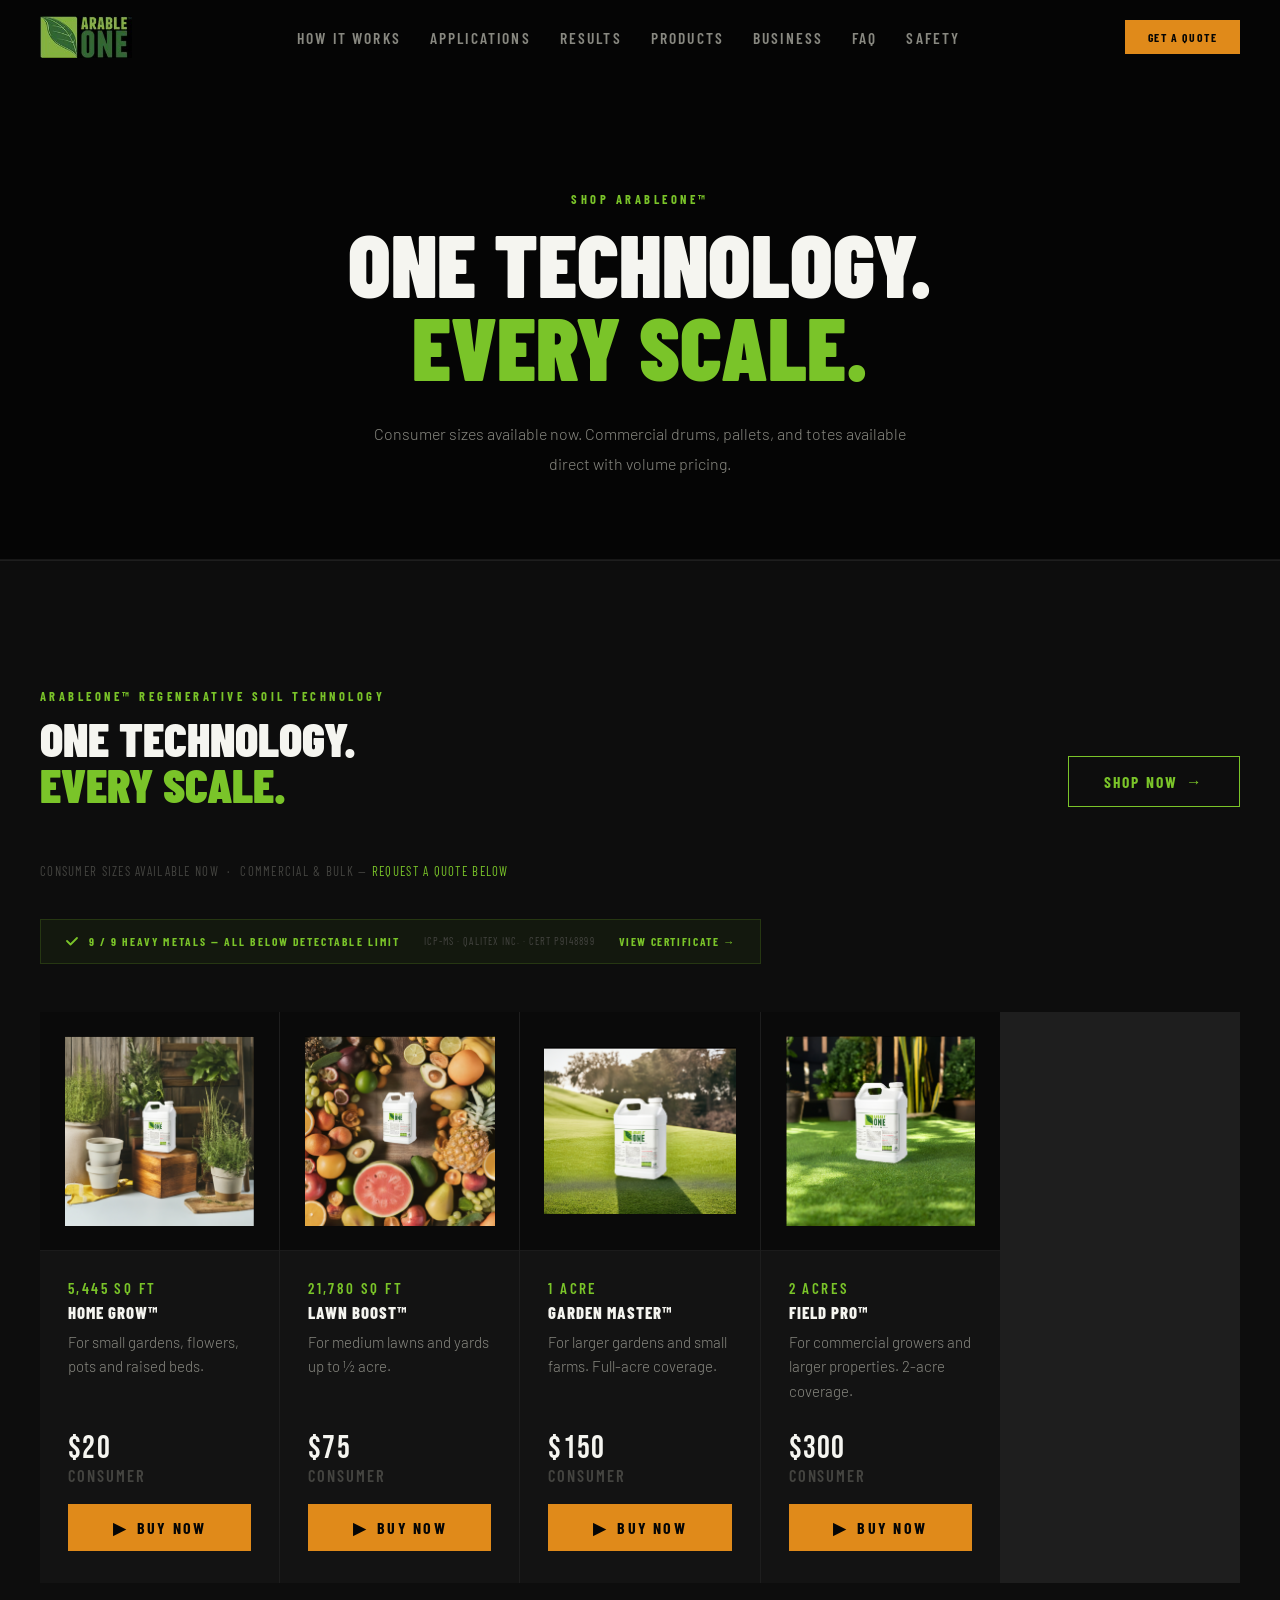
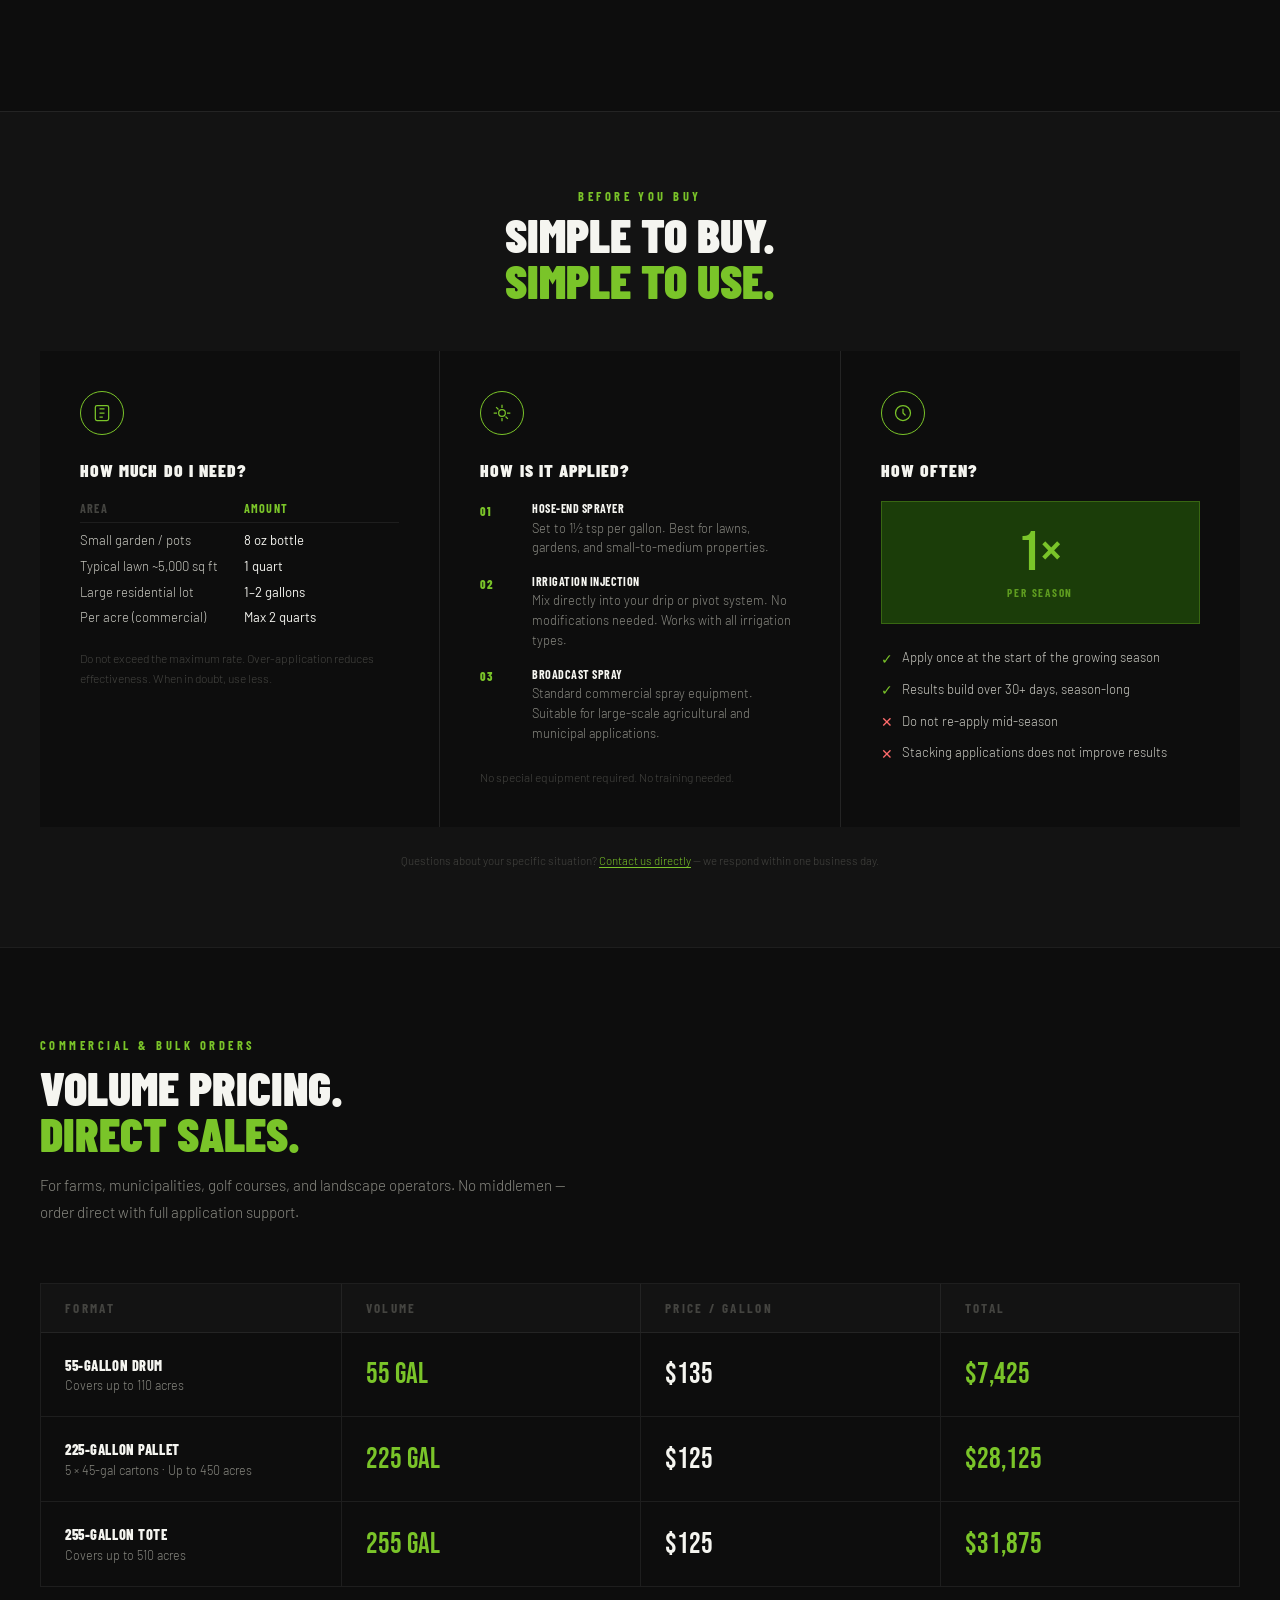
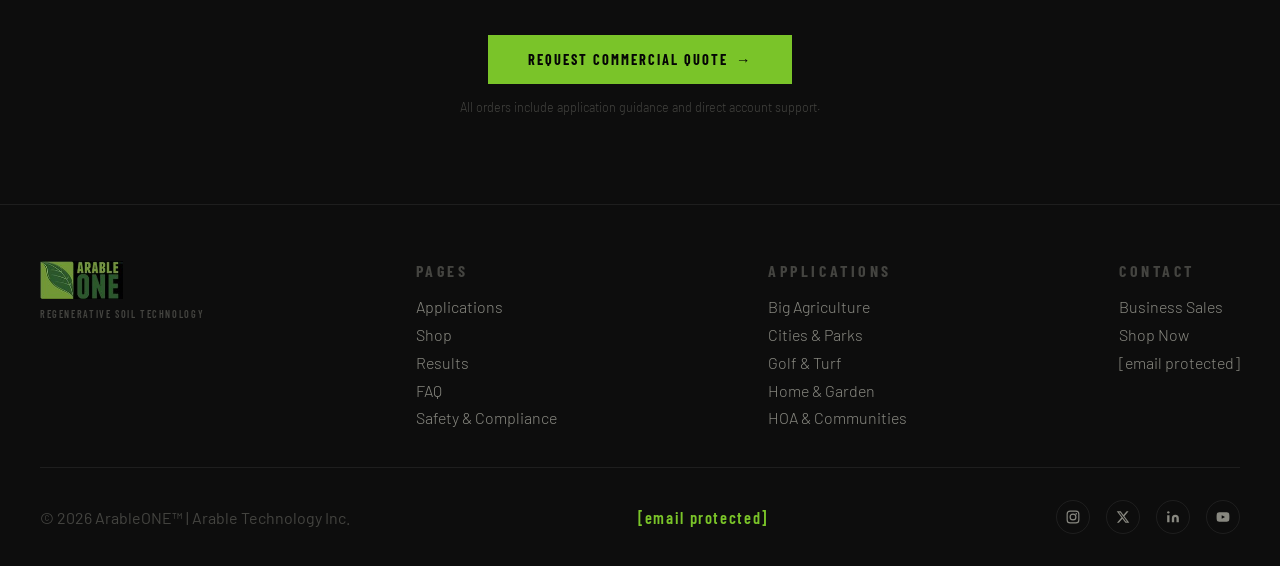
<file: products.html>
<!DOCTYPE html>
<html lang="en">
<head>
<meta charset="UTF-8"/>
<meta name="viewport" content="width=device-width, initial-scale=1.0"/>
<title>Products — ArableONE™ | Consumer Sizes & Commercial Bulk Pricing</title>
<meta name="description" content="ArableONE™ available from $20 (8 oz / 5,445 sq ft) to $31,875 (255-gallon tote / 510 acres). Consumer sizes available online. Commercial drums, pallets, and totes direct."/>
<meta name="keywords" content="ArableONE buy, soil technology price, commercial bulk fertilizer alternative, soil product"/>
<meta property="og:title" content="Products — ArableONE™ | Consumer Sizes & Commercial Bulk Pricing"/>
<meta property="og:description" content="ArableONE™ available from $20 (8 oz / 5,445 sq ft) to $31,875 (255-gallon tote / 510 acres). Consumer sizes available online. Commercial drums, pallets, and totes direct."/>
<meta property="og:type" content="website"/>
<meta property="og:url" content="https://arableone.com/products.html"/>
<meta property="og:image" content="logo.png"/>
<meta name="twitter:card" content="summary_large_image"/>
<meta name="twitter:title" content="Products — ArableONE™ | Consumer Sizes & Commercial Bulk Pricing"/>
<meta name="twitter:description" content="ArableONE™ available from $20 (8 oz / 5,445 sq ft) to $31,875 (255-gallon tote / 510 acres). Consumer sizes available online. Commercial drums, pallets, and totes direct."/>
<link rel="preconnect" href="https://fonts.googleapis.com"/>
<link rel="preconnect" href="https://fonts.gstatic.com" crossorigin/>
<link href="https://fonts.googleapis.com/css2?family=Barlow+Condensed:wght@400;500;600;700;800;900&family=Barlow:ital,wght@0,300;0,400;0,500;0,600;1,300&family=Bebas+Neue&display=swap" rel="stylesheet"/>
<style>
:root{
  --black:#050505; --s1:#0d0d0d; --s2:#131313;
  --border:rgba(255,255,255,0.07);
  --green:#7AC429; --green-hi:#92D93E; --green-lo:#4d8a12; --green-dk:#1b3d09;
  --amber:#E08A1A; --amber-hi:#F5A030;
  --white:#F5F5F0; --g1:#c8c8c0; --g2:#888880; --g3:#444440;
  --fd:'Barlow Condensed',sans-serif; --fb:'Barlow',sans-serif; --fs:'Bebas Neue',cursive;
  --ease:cubic-bezier(0.22,1,0.36,1); --t:0.4s cubic-bezier(0.22,1,0.36,1);
}
*,*::before,*::after{box-sizing:border-box;margin:0;padding:0}
html{font-size:16px;scroll-behavior:smooth}
body{font-family:var(--fb);background:var(--black);color:var(--white);overflow-x:hidden;-webkit-font-smoothing:antialiased}
img{display:block;max-width:100%} a{text-decoration:none;color:inherit} ul{list-style:none}
::-webkit-scrollbar{width:3px} ::-webkit-scrollbar-track{background:var(--black)} ::-webkit-scrollbar-thumb{background:var(--green-lo)}

.wrap{max-width:1320px;margin:0 auto;padding:0 2.5rem}
.lbl{font-family:var(--fd);font-size:.78rem;font-weight:700;letter-spacing:.28em;text-transform:uppercase;color:var(--green)}
.div{height:1px;background:linear-gradient(to right,transparent,var(--border),transparent)}

/* Buttons */
.btn{display:inline-flex;align-items:center;gap:.5rem;font-family:var(--fd);font-size:.97rem;font-weight:700;letter-spacing:.14em;text-transform:uppercase;padding:.9rem 2.2rem;border:none;cursor:pointer;transition:var(--t);position:relative;overflow:hidden;white-space:nowrap}
.btn::after{content:'';position:absolute;inset:0;background:rgba(255,255,255,.08);opacity:0;transition:opacity .2s}
.btn:hover::after{opacity:1}
.btn-a{background:var(--amber);color:#050505}.btn-a:hover{background:var(--amber-hi);transform:translateY(-2px);box-shadow:0 6px 24px rgba(224,138,26,.25)}
.btn-g{background:var(--green);color:#050505}.btn-g:hover{background:var(--green-hi);transform:translateY(-2px);box-shadow:0 6px 24px rgba(122,196,41,.2)}
.btn-ol{background:transparent;color:var(--white);border:1.5px solid rgba(255,255,255,.25)}.btn-ol:hover{border-color:var(--green);color:var(--green);transform:translateY(-2px)}
.btn-og{background:transparent;color:var(--green);border:1.5px solid var(--green)}.btn-og:hover{background:var(--green);color:#050505;transform:translateY(-2px)}
.arr{display:inline-block;transition:transform .25s}.btn:hover .arr{transform:translateX(4px)}

/* Section shared */
.snum{font-family:var(--fs);font-size:4.5rem;line-height:1;color:rgba(122,196,41,.07);margin-bottom:-1.2rem;display:block}
.stitle{font-family:var(--fd);font-size:clamp(2.2rem,4.5vw,3.5rem);font-weight:900;line-height:.96;letter-spacing:-.01em;text-transform:uppercase;color:var(--white);margin-bottom:1.25rem}
.stitle em{font-style:normal;color:var(--green)}
.sbody{font-size:1rem;font-weight:300;line-height:1.85;color:var(--g1);margin-bottom:1.75rem;max-width:440px}
.sbulls{display:flex;flex-direction:column;gap:.6rem;margin-bottom:2rem}
.sbulls li{display:flex;align-items:center;gap:.75rem;font-family:var(--fd);font-size:1rem;font-weight:600;letter-spacing:.06em;text-transform:uppercase;color:var(--g1)}
.sbulls li::before{content:'';display:block;width:16px;height:2px;background:var(--green);flex-shrink:0}
.clbl{position:absolute;top:1.2rem;left:1.2rem;z-index:2;font-family:var(--fd);font-size:1rem;font-weight:700;letter-spacing:.22em;text-transform:uppercase;color:var(--green);background:rgba(5,5,5,.8);padding:.3rem .6rem;border-left:2px solid var(--green)}

/* ── NAV ── */
#nav{position:fixed;top:0;left:0;right:0;z-index:100;transition:background .4s,border-color .4s;border-bottom:1px solid transparent}
#nav.scrolled{background:rgba(5,5,5,.97);border-bottom-color:var(--border);backdrop-filter:blur(16px)}
.nav-in{display:flex;align-items:center;justify-content:space-between;padding:1rem 2.5rem;max-width:1320px;margin:0 auto}
.nav-logo img{height:40px;width:auto}
.nav-links{display:flex;align-items:center;gap:1.8rem}
.nav-links a{font-family:var(--fd);font-size:.97rem;font-weight:600;letter-spacing:.14em;text-transform:uppercase;color:var(--g2);transition:color .25s}
.nav-links a:hover{color:var(--green)}
.ham{display:none;flex-direction:column;gap:6px;cursor:pointer;padding:12px 8px;background:none;border:none;z-index:101;position:relative;-webkit-tap-highlight-color:rgba(122,196,41,.2);touch-action:manipulation}
.ham span{display:block;width:26px;height:2px;background:var(--white);border-radius:2px;transition:var(--t)}
.mob-nav{display:none;position:fixed;inset:0;background:rgba(5,5,5,.99);z-index:200;flex-direction:column;align-items:center;justify-content:center;gap:2.5rem}
.mob-nav.open{display:flex}
.mob-nav a{font-family:var(--fd);font-size:1.8rem;font-weight:800;letter-spacing:.06em;text-transform:uppercase;color:var(--white);transition:color .2s}
.mob-nav a:hover{color:var(--green)}
.mob-close{position:absolute;top:1.5rem;right:2rem;background:none;border:none;color:var(--white);font-size:2rem;cursor:pointer;line-height:1}

/* ── HERO ── */
#hero{min-height:100vh;display:flex;align-items:center;position:relative;overflow:hidden;background:#050505}
.h-photo-bg{position:absolute;inset:0;width:100%;height:100%;object-fit:cover;object-position:center;z-index:0}
/* Left-to-right: dark on text side, open on image side */
.h-overlay{position:absolute;inset:0;background:linear-gradient(to right,rgba(0,0,0,.82) 0%,rgba(0,0,0,.55) 50%,rgba(0,0,0,.18) 100%);z-index:1}
.h-cnt{position:relative;z-index:2;width:100%;padding:0 2.5rem;max-width:1320px;margin:0 auto}
.h-eye{display:flex;align-items:center;gap:1rem;margin-bottom:3rem}
.h-eye-line{display:block;width:40px;height:1px;background:var(--green);opacity:.7}
.h-eye-text{font-family:var(--fd);font-size:1.02rem;font-weight:700;letter-spacing:.3em;text-transform:uppercase;color:var(--g3)}
.h-hl{font-family:var(--fd);font-size:clamp(4.5rem,12vw,11.5rem);font-weight:900;line-height:.88;letter-spacing:-.02em;text-transform:uppercase;color:var(--white);max-width:1100px}
.h-hl-accent{color:var(--green);display:block}
.h-rule{width:60px;height:2px;background:var(--green);margin:3.5rem 0 2rem;opacity:.8}
.h-copy{font-size:1.05rem;font-weight:300;line-height:1.85;color:var(--g2);max-width:580px;margin-bottom:3rem}
.h-copy strong{color:var(--g1);font-weight:400}
.h-btns{display:flex;gap:1rem;flex-wrap:wrap;align-items:center}
.h-scroll{position:absolute;bottom:2.5rem;left:50%;transform:translateX(-50%);display:flex;flex-direction:column;align-items:center;gap:.6rem;z-index:2}
.h-scroll-ln{width:1px;height:48px;background:linear-gradient(to bottom,rgba(122,196,41,.6),transparent);animation:sln 2.2s ease-in-out infinite}
@keyframes sln{0%{transform:scaleY(0);transform-origin:top}50%{transform:scaleY(1);transform-origin:top}100%{transform:scaleY(1);transform-origin:bottom;opacity:0}}
.h-scroll-lbl{font-family:var(--fd);font-size:.97rem;letter-spacing:.22em;text-transform:uppercase;color:var(--g3)}

/* ── STRIP ── */
#strip{background:var(--green);padding:1.1rem 2.5rem}
.strip-in{max-width:1320px;margin:0 auto;display:flex;align-items:center;justify-content:space-between;gap:2rem;flex-wrap:wrap}
.strip-tg{font-family:var(--fd);font-size:clamp(.95rem,1.8vw,1.3rem);font-weight:800;letter-spacing:.08em;text-transform:uppercase;color:#050505}
.strip-tg span{opacity:.35;margin:0 .6rem}
.strip-lk{font-family:var(--fd);font-size:1rem;font-weight:700;letter-spacing:.14em;text-transform:uppercase;color:#050505;display:flex;align-items:center;gap:.4rem;white-space:nowrap;transition:opacity .2s}
.strip-lk:hover{opacity:.6}

/* ── CREDIBILITY ── */
#credibility{background:var(--s1);padding:4.5rem 0;border-top:1px solid var(--border);border-bottom:1px solid var(--border)}
.cred-top{text-align:center;margin-bottom:3.5rem}
.cred-headline{font-family:var(--fd);font-size:clamp(1rem,1.8vw,1.25rem);font-weight:700;letter-spacing:.12em;text-transform:uppercase;color:var(--g2);margin-bottom:.9rem}
.cred-statement{font-size:1.04rem;font-weight:300;color:var(--g3)}
.cred-logos{display:flex;align-items:center;justify-content:center;flex-wrap:nowrap;border-top:1px solid var(--border);border-bottom:1px solid var(--border);margin-bottom:3.5rem}
.cred-logo{flex:1;min-width:0;display:flex;align-items:center;justify-content:center;flex-direction:column;gap:.55rem;padding:2rem 1.5rem;border-right:1px solid var(--border);transition:background var(--t)}
.cred-logo:last-child{border-right:none}
.cred-logo:hover{background:rgba(122,196,41,.04)}
.cred-logo-icon{width:36px;height:36px;display:flex;align-items:center;justify-content:center;opacity:.32;transition:opacity var(--t)}
.cred-logo:hover .cred-logo-icon{opacity:.6}
.cred-logo-icon svg{width:100%;height:100%}
.cred-logo-name{font-family:var(--fd);font-size:.94rem;font-weight:700;letter-spacing:.18em;text-transform:uppercase;color:var(--g3);white-space:nowrap;transition:color var(--t)}
.cred-logo:hover .cred-logo-name{color:var(--g2)}
.cred-logo-type{font-size:.94rem;font-weight:300;color:var(--g3);opacity:.45;white-space:nowrap}
.cred-stats{display:grid;grid-template-columns:repeat(3,1fr);max-width:760px;margin:0 auto;border:1px solid var(--border)}
.cred-stat{padding:1.75rem 2rem;text-align:center;border-right:1px solid var(--border)}
.cred-stat:last-child{border-right:none}
.cred-stat-n{font-family:var(--fs);font-size:2.6rem;color:var(--green);line-height:1;display:block;margin-bottom:.3rem}
.cred-stat-l{font-family:var(--fd);font-size:.84rem;font-weight:600;letter-spacing:.16em;text-transform:uppercase;color:var(--g3)}

/* ── AGRICULTURE ── */
#farms{padding:9rem 0;background:var(--black);position:relative;overflow:hidden;border-top:1px solid var(--border)}
.fw-inner{display:grid;grid-template-columns:1fr 1fr;align-items:stretch;min-height:640px}
.fw-left{padding:5rem 4.5rem;border-left:1px solid var(--border);display:flex;flex-direction:column;justify-content:center}
.fw-photo{position:relative;overflow:hidden}
.fw-photo img{position:absolute;inset:0;width:100%;height:100%;object-fit:cover;object-position:center;display:block;transition:transform .9s var(--ease)}
.fw-photo:hover img{transform:scale(1.03)}
/* 35% dark overlay over photo */
.fw-photo-overlay{position:absolute;inset:0;background:rgba(0,0,0,.35);z-index:1;pointer-events:none}
.fw-photo .clbl{z-index:2}
.farms-stat-strip{display:grid;grid-template-columns:repeat(4,1fr);border-top:1px solid var(--border)}
.farms-stat-item{padding:2.25rem 2rem;border-right:1px solid var(--border);display:flex;align-items:baseline;gap:.75rem}
.farms-stat-item:last-child{border-right:none}
.fsi-n{font-family:var(--fs);font-size:2.8rem;color:var(--green);line-height:1;flex-shrink:0}
.fsi-l{font-family:var(--fd);font-size:.97rem;font-weight:600;letter-spacing:.12em;text-transform:uppercase;color:var(--g2);line-height:1.4}

/* ── CITIES ── */
#cities{background:var(--s1);padding:0}
.cities-top{text-align:center;max-width:760px;margin:0 auto;padding:8rem 2.5rem 5rem}
.cities-vis{width:100%;height:440px;position:relative;overflow:hidden;border-top:1px solid var(--border)}
.cities-vis img{width:100%;height:100%;object-fit:cover;object-position:center top;display:block}
.cities-vis-overlay{position:absolute;inset:0;background:linear-gradient(to top,rgba(13,13,13,.8) 0%,rgba(13,13,13,.2) 50%,transparent 100%);pointer-events:none;z-index:1}
.cities-btns{display:flex;justify-content:center;gap:1rem;flex-wrap:wrap;margin-top:2rem}

/* ── GOLF ── */
#golf{padding:9rem 0;background:var(--black)}
.golf-split{display:grid;grid-template-columns:1fr 1.1fr;gap:5rem;align-items:center}
.golf-photos{display:grid;grid-template-rows:1fr 1fr;gap:4px;min-height:520px}
.golf-photo-top,.golf-photo-btm{position:relative;overflow:hidden}
.golf-photo-top img,.golf-photo-btm img{position:absolute;inset:0;width:100%;height:100%;object-fit:cover;display:block;transition:transform .6s var(--ease)}
.golf-photo-top:hover img,.golf-photo-btm:hover img{transform:scale(1.03)}
.golf-photo-btm .clbl{top:auto;bottom:1rem;left:1rem}

/* ── HOME & GARDEN ── */
#hg{padding:0;background:var(--s1);overflow:hidden}
.hg-vis{width:100%;height:480px;position:relative;overflow:hidden;border-bottom:1px solid var(--border)}
.hg-vis img{position:absolute;inset:0;width:100%;height:100%;object-fit:cover;object-position:center top;display:block}
.hg-bottom{padding:5rem 0 7rem;background:var(--s1)}
.hg-header{display:grid;grid-template-columns:1fr 2fr;gap:4rem;align-items:start;margin-bottom:4rem;padding-bottom:3rem;border-bottom:1px solid var(--border)}
.hg-cols{display:grid;grid-template-columns:repeat(3,1fr);gap:2.5rem}
.hg-col{padding-top:1.5rem;border-top:1px solid var(--border)}
.hg-col-n{font-family:var(--fs);font-size:2.5rem;color:var(--green);line-height:1;margin-bottom:.5rem}
.hg-col-title{font-family:var(--fd);font-size:1rem;font-weight:700;letter-spacing:.08em;text-transform:uppercase;color:var(--white);margin-bottom:.6rem}
.hg-col-desc{font-size:1rem;font-weight:300;line-height:1.75;color:var(--g2)}

/* ── HOA ── */
#hoa{padding:9rem 0;background:var(--black)}
.hoa-split{display:grid;grid-template-columns:1.1fr 1fr;align-items:stretch;border:1px solid var(--border)}
.hoa-vis{position:relative;min-height:480px;overflow:hidden}
.hoa-vis img{position:absolute;inset:0;width:100%;height:100%;object-fit:cover;display:block}
.hoa-vis .clbl{z-index:2}
.hoa-overlay{position:absolute;inset:0;background:linear-gradient(to right,rgba(5,5,5,.05) 0%,rgba(5,5,5,.5) 100%);z-index:1;pointer-events:none}
.hoa-text{padding:4rem;border-left:1px solid var(--border);display:flex;flex-direction:column;justify-content:center}

/* ── VIDEO FEATURE ── */
#video-feature{background:var(--black);border-top:1px solid var(--border);border-bottom:1px solid var(--border)}
.vf-inner{position:relative;width:100%;aspect-ratio:16/7;min-height:400px;overflow:hidden;background:#000;cursor:pointer}
.vf-iframe{position:absolute;inset:0;width:100%;height:100%;border:none;opacity:0;transition:opacity .5s;pointer-events:none}
.vf-iframe.active{opacity:1;pointer-events:auto}
.vf-poster-wrap{position:absolute;inset:0;transition:opacity .5s}
.vf-poster-wrap.hidden{opacity:0;pointer-events:none}
.vf-poster-img{width:100%;height:100%;object-fit:cover;display:block}
.vf-scrim{position:absolute;inset:0;background:rgba(5,5,5,.45)}
.vf-content{position:absolute;inset:0;display:flex;flex-direction:column;align-items:center;justify-content:center;gap:2rem;text-align:center;z-index:2}
.vf-label{font-family:var(--fd);font-size:.94rem;font-weight:700;letter-spacing:.28em;text-transform:uppercase;color:var(--green)}
.vf-title{font-family:var(--fd);font-size:clamp(1.8rem,4vw,3.2rem);font-weight:900;line-height:.96;letter-spacing:-.01em;text-transform:uppercase;color:var(--white)}
.vf-play{width:80px;height:80px;border-radius:50%;border:2px solid rgba(255,255,255,.5);background:rgba(5,5,5,.3);display:flex;align-items:center;justify-content:center;cursor:pointer;transition:var(--t);backdrop-filter:blur(4px)}
.vf-play:hover{border-color:var(--green);background:rgba(122,196,41,.15);transform:scale(1.08)}
.vf-play svg{width:28px;height:28px;fill:var(--white);margin-left:4px}

/* ── PRODUCTS ── */
#products{padding:8rem 0;background:var(--s1);border-top:1px solid var(--border)}
.prod-header{display:flex;justify-content:space-between;align-items:flex-end;margin-bottom:3.5rem;gap:2rem;flex-wrap:wrap}
.prod-hl{font-family:var(--fd);font-size:clamp(2rem,4vw,3rem);font-weight:900;text-transform:uppercase;color:var(--white);line-height:.96}
.prod-hl em{font-style:normal;color:var(--green)}
.prod-grid{display:grid;grid-template-columns:repeat(4,1fr);gap:1px;background:var(--border)}
.prod-card{background:var(--s2);display:flex;flex-direction:column;transition:background var(--t);overflow:hidden}
.prod-card:hover{background:#1a1a1a}
/* Badge for commercial */
.prod-badge{position:absolute;top:1rem;right:1rem;font-family:var(--fd);font-size:1rem;font-weight:700;letter-spacing:.16em;text-transform:uppercase;background:var(--green);color:#050505;padding:.3rem .6rem;z-index:1}
.prod-img-wrap{position:relative;aspect-ratio:1/1;overflow:hidden;background:#0a0a0a;border-bottom:1px solid var(--border)}
.prod-img-wrap img{width:100%;height:100%;object-fit:contain;padding:1.5rem;display:block;transition:transform .5s var(--ease)}
.prod-card:hover .prod-img-wrap img{transform:scale(1.06)}
.prod-body{padding:1.75rem 1.75rem 2rem;display:flex;flex-direction:column;flex:1}
.prod-coverage{font-family:var(--fd);font-size:.94rem;font-weight:600;letter-spacing:.16em;text-transform:uppercase;color:var(--green);margin-bottom:.4rem}
.prod-name{font-family:var(--fd);font-size:1.05rem;font-weight:800;letter-spacing:.06em;text-transform:uppercase;color:var(--white);margin-bottom:.5rem;line-height:1.1}
.prod-desc{font-size:.94rem;font-weight:300;line-height:1.65;color:var(--g2);margin-bottom:auto;padding-bottom:1.25rem}
.prod-price{font-family:var(--fs);font-size:2rem;color:var(--white);letter-spacing:.04em;line-height:1;margin-bottom:1.25rem}
.prod-price-note{font-family:var(--fd);font-size:1.02rem;font-weight:600;letter-spacing:.12em;text-transform:uppercase;color:var(--g3);margin-top:.2rem}
/* Consumer buy button */
.prod-btn-amz{display:block;width:100%;text-align:center;font-family:var(--fd);font-size:1rem;font-weight:700;letter-spacing:.14em;text-transform:uppercase;padding:.85rem 1rem;background:var(--amber);color:#050505;transition:background var(--t);border:none;cursor:pointer}
.prod-btn-amz:hover{background:var(--amber-hi)}
.prod-btn-amz-icon{display:inline-block;margin-right:.3rem;font-size:1.02rem}
/* Commercial quote button */
.prod-btn-quote{display:block;width:100%;text-align:center;font-family:var(--fd);font-size:1rem;font-weight:700;letter-spacing:.14em;text-transform:uppercase;padding:.85rem 1rem;background:transparent;color:var(--green);border:1.5px solid var(--green);transition:var(--t)}
.prod-btn-quote:hover{background:var(--green);color:#050505}

/* ── B2B SECTION ── */
#b2b{padding:8rem 0;background:var(--black);border-top:1px solid var(--border)}
.b2b-inner{display:grid;grid-template-columns:1fr 1fr;gap:0;border:1px solid var(--border)}
.b2b-left{padding:4rem;border-right:1px solid var(--border)}
.b2b-right{padding:4rem;background:var(--s1)}
.b2b-hl{font-family:var(--fd);font-size:clamp(2rem,3.5vw,3rem);font-weight:900;line-height:.96;letter-spacing:-.01em;text-transform:uppercase;color:var(--white);margin-bottom:1.25rem;margin-top:.5rem}
.b2b-hl em{font-style:normal;color:var(--green)}
.b2b-body{font-size:1.06rem;font-weight:300;line-height:1.85;color:var(--g1);margin-bottom:2rem}
/* Tier list */
.b2b-tiers{display:flex;flex-direction:column;gap:0;border:1px solid var(--border);margin-bottom:2rem}
.b2b-tier{display:flex;align-items:center;gap:1.5rem;padding:1.1rem 1.4rem;border-bottom:1px solid var(--border);transition:background var(--t)}
.b2b-tier:last-child{border-bottom:none}
.b2b-tier:hover{background:rgba(122,196,41,.04)}
.b2b-tier-vol{font-family:var(--fs);font-size:1.6rem;color:var(--green);line-height:1;flex-shrink:0;min-width:80px}
.b2b-tier-info{}
.b2b-tier-label{font-family:var(--fd);font-size:1.04rem;font-weight:700;letter-spacing:.1em;text-transform:uppercase;color:var(--white);margin-bottom:.15rem}
.b2b-tier-desc{font-size:1.04rem;font-weight:300;color:var(--g2)}
/* Contact form */
.b2b-form-title{font-family:var(--fd);font-size:1.2rem;font-weight:800;letter-spacing:.06em;text-transform:uppercase;color:var(--white);margin-bottom:.5rem}
.b2b-form-sub{font-size:1rem;font-weight:300;color:var(--g2);margin-bottom:2rem;line-height:1.7}
.b2b-form{display:flex;flex-direction:column;gap:1rem}
.form-row{display:grid;grid-template-columns:1fr 1fr;gap:1rem}
.form-field{display:flex;flex-direction:column;gap:.4rem}
.form-field label{font-family:var(--fd);font-size:1.02rem;font-weight:700;letter-spacing:.18em;text-transform:uppercase;color:var(--g3)}
.form-field input,
.form-field select,
.form-field textarea{background:var(--s2);border:1px solid var(--border);color:var(--white);padding:.75rem 1rem;font-family:var(--fb);font-size:1.02rem;font-weight:300;outline:none;transition:border-color .25s;width:100%;border-radius:0;appearance:none}
.form-field input:focus,
.form-field select:focus,
.form-field textarea:focus{border-color:var(--green)}
.form-field textarea{resize:vertical;min-height:100px}
.form-field select{background-image:url("data:image/svg+xml,%3Csvg xmlns='http://www.w3.org/2000/svg' width='12' height='8' fill='none'%3E%3Cpath d='M1 1l5 5 5-5' stroke='%23888880' stroke-width='1.5' stroke-linecap='round'/%3E%3C/svg%3E");background-repeat:no-repeat;background-position:right 1rem center;padding-right:2.5rem}
.form-field select option{background:var(--s2);color:var(--white)}
.form-submit{font-family:var(--fd);font-size:.94rem;font-weight:700;letter-spacing:.14em;text-transform:uppercase;padding:1rem 2rem;background:var(--green);color:#050505;border:none;cursor:pointer;transition:var(--t);width:100%;display:flex;align-items:center;justify-content:center;gap:.5rem}
.form-submit:hover{background:var(--green-hi);transform:translateY(-2px)}
.form-note{font-size:.80rem;font-weight:300;color:var(--g3);text-align:center;margin-top:.5rem}
/* Thank-you state (hidden by default) */
.form-success{display:none;text-align:center;padding:3rem 2rem}
.form-success.visible{display:block}
.form-success-icon{font-size:2.5rem;margin-bottom:1rem}
.form-success-title{font-family:var(--fd);font-size:1.5rem;font-weight:800;text-transform:uppercase;color:var(--green);margin-bottom:.5rem}
.form-success-msg{font-size:1.02rem;font-weight:300;color:var(--g2);line-height:1.75}

/* ── BEFORE & AFTER ── */
#results{padding:8rem 0;background:var(--s1);border-top:1px solid var(--border)}
.results-header{text-align:center;margin-bottom:4rem}
.results-hl{font-family:var(--fd);font-size:clamp(2rem,4vw,3rem);font-weight:900;text-transform:uppercase;color:var(--white);margin-top:.75rem}
/* ── BEFORE / AFTER SLIDER ── */
.ba-slider-wrap{position:relative;width:100%;aspect-ratio:16/7;overflow:hidden;cursor:col-resize;user-select:none}
.ba-after,.ba-before{position:absolute;inset:0;overflow:hidden}
.ba-after img,.ba-before img{position:absolute;inset:0;width:100%;height:100%;object-fit:cover;object-position:center;display:block;pointer-events:none}
.ba-before{clip-path:inset(0 50% 0 0)}
.ba-label{position:absolute;top:1.5rem;font-family:var(--fd);font-size:1.02rem;font-weight:700;letter-spacing:.25em;text-transform:uppercase;background:rgba(5,5,5,.75);padding:.35rem .7rem;backdrop-filter:blur(4px)}
.ba-label-after{left:1.5rem;color:var(--green);border-left:2px solid var(--green)}
.ba-label-before{right:1.5rem;color:var(--g2);border-right:2px solid var(--g2)}
.ba-divider{position:absolute;top:0;bottom:0;left:50%;width:2px;background:rgba(255,255,255,.7);transform:translateX(-50%);z-index:3;pointer-events:none}
.ba-handle{position:absolute;top:50%;left:50%;transform:translate(-50%,-50%);width:48px;height:48px;border-radius:50%;background:var(--white);display:flex;align-items:center;justify-content:center;box-shadow:0 4px 20px rgba(0,0,0,.4)}
.ba-range{position:absolute;inset:0;width:100%;height:100%;opacity:0;cursor:col-resize;z-index:4;margin:0}

/* ── FLOWER SHOWCASE ── */
.showcase-grid{display:grid;grid-template-columns:1fr 1fr 1fr 1fr;grid-template-rows:300px;gap:2px;background:var(--border)}
.showcase-item{position:relative;overflow:hidden}
.showcase-item-tall{grid-row:span 1}
.showcase-item img{width:100%;height:100%;object-fit:cover;object-position:center;display:block;transition:transform .7s var(--ease)}
.showcase-item:hover img{transform:scale(1.06)}
.showcase-overlay{position:absolute;inset:0;background:linear-gradient(to top,rgba(5,5,5,.65) 0%,transparent 55%);display:flex;align-items:flex-end;padding:1.25rem}
.showcase-label{font-family:var(--fd);font-size:.84rem;font-weight:700;letter-spacing:.18em;text-transform:uppercase;color:var(--white)}

/* Remove old ba styles — replaced by slider */
.ba-grid{display:none}

/* ── EVIDENCE TRIALS ── */
.ev-grid{display:grid;grid-template-columns:repeat(3,1fr);gap:1px;background:var(--border)}
.ev-card{background:var(--s2);padding:2rem 1.75rem}
.ev-crop{font-family:var(--fd);font-size:1.02rem;font-weight:700;letter-spacing:.2em;text-transform:uppercase;color:var(--green);margin-bottom:.5rem}
.ev-loc{font-size:1.02rem;font-weight:300;color:var(--g3);margin-bottom:1.25rem}
.ev-stat{display:flex;justify-content:space-between;align-items:baseline;padding:.6rem 0;border-bottom:1px solid var(--border)}
.ev-stat:last-of-type{border-bottom:none}
.ev-label{font-family:var(--fd);font-size:.97rem;font-weight:600;letter-spacing:.08em;text-transform:uppercase;color:var(--g2)}
.ev-vals{display:flex;gap:1.25rem;align-items:baseline}
.ev-treated{font-family:var(--fs);font-size:1.4rem;color:var(--green);line-height:1}
.ev-control{font-family:var(--fs);font-size:1rem;color:var(--g3);line-height:1}
.ev-legend{display:flex;gap:1.5rem;margin-bottom:1.25rem}
.ev-dot{display:inline-flex;align-items:center;gap:.4rem;font-family:var(--fd);font-size:1rem;font-weight:700;letter-spacing:.14em;text-transform:uppercase}
.ev-dot::before{content:'';display:block;width:10px;height:10px;border-radius:50%;background:currentColor}

.ba-caption{position:absolute;bottom:0;left:0;right:0;padding:1.5rem;background:linear-gradient(to top,rgba(5,5,5,.85),transparent);z-index:1}
.ba-tag{font-family:var(--fd);font-size:1.02rem;font-weight:700;letter-spacing:.2em;text-transform:uppercase;color:var(--green);margin-bottom:.3rem}
.ba-desc{font-family:var(--fd);font-size:1rem;font-weight:700;color:var(--white)}

/* ── PROOF ── */
#proof{padding:8rem 0;background:var(--green-dk);position:relative;overflow:hidden}
#proof::before{content:'RESULTS';position:absolute;top:50%;left:50%;transform:translate(-50%,-50%);font-family:var(--fs);font-size:22vw;color:rgba(122,196,41,.05);white-space:nowrap;pointer-events:none;letter-spacing:.1em}
.pr-hdr{text-align:center;margin-bottom:5rem}
.pr-hl{font-family:var(--fd);font-size:clamp(2rem,4vw,3.2rem);font-weight:900;text-transform:uppercase;letter-spacing:.02em;color:var(--white);margin-top:.75rem}
.stats{display:grid;grid-template-columns:repeat(4,1fr);border:1px solid rgba(122,196,41,.2);position:relative;z-index:1}
.sc{padding:3rem 2rem;border-right:1px solid rgba(122,196,41,.15);text-align:center;transition:background .3s}
.sc:last-child{border-right:none}
.sc:hover{background:rgba(122,196,41,.06)}
.sn{font-family:var(--fs);font-size:clamp(3.5rem,6vw,5.5rem);color:var(--green);line-height:1;display:block;margin-bottom:.5rem}
.sl{font-family:var(--fd);font-size:1.02rem;font-weight:600;letter-spacing:.14em;text-transform:uppercase;color:var(--g1);line-height:1.5}
.sd{font-size:1.02rem;color:var(--g2);margin-top:.4rem;font-weight:300}

/* ── TESTIMONIAL ── */
#testimonial{padding:10rem 0;background:var(--white);position:relative;overflow:hidden}
#testimonial::before,#testimonial::after{content:'';position:absolute;left:0;right:0;height:3px;background:linear-gradient(to right,transparent,var(--green) 20%,var(--green) 80%,transparent);opacity:.25}
#testimonial::before{top:0}#testimonial::after{bottom:0}
.testi-inner{max-width:1000px;margin:0 auto;padding:0 2.5rem;text-align:center}
.testi-rule{display:block;width:32px;height:3px;background:var(--green);margin:0 auto 3.5rem;opacity:.9}
.testi-quote{font-family:var(--fd);font-size:clamp(1.9rem,4.2vw,3.4rem);font-weight:800;line-height:1.12;letter-spacing:-.01em;color:var(--black);margin-bottom:3rem}
.testi-quote mark{background:none;color:var(--green-lo)}
.testi-meta{display:flex;align-items:center;justify-content:center;gap:1.2rem}
.testi-dash{display:block;width:24px;height:1px;background:var(--g3);flex-shrink:0}
.testi-name{font-family:var(--fd);font-size:1rem;font-weight:700;letter-spacing:.2em;text-transform:uppercase;color:var(--g2)}
.testi-title{font-size:1.02rem;font-weight:300;color:var(--g2);font-style:italic}
.testi-sep{color:var(--g3);font-size:1.04rem}

/* ── HOW IT WORKS ── */
#how{padding:7rem 0;background:var(--s2);border-top:1px solid var(--border)}
.how-hdr{text-align:center;margin-bottom:4.5rem}
.how-hl{font-family:var(--fd);font-size:clamp(2rem,3.5vw,2.8rem);font-weight:900;text-transform:uppercase;color:var(--white);margin-top:.75rem}
.hsteps{display:grid;grid-template-columns:repeat(3,1fr);position:relative}
.hsteps::before{content:'';position:absolute;top:2rem;left:calc(16.6% + 1rem);right:calc(16.6% + 1rem);height:1px;background:linear-gradient(to right,var(--green),rgba(122,196,41,.2))}
.hstep{display:flex;flex-direction:column;align-items:center;text-align:center;padding:0 2.5rem}
.hnum{width:64px;height:64px;border-radius:50%;background:var(--black);border:2px solid var(--green);display:flex;align-items:center;justify-content:center;margin-bottom:1.75rem;position:relative;z-index:1}
.hnum-t{font-family:var(--fs);font-size:1.6rem;color:var(--green);line-height:1}
.htitle{font-family:var(--fd);font-size:1.1rem;font-weight:800;letter-spacing:.06em;text-transform:uppercase;color:var(--white);margin-bottom:.75rem}
.hdesc{font-size:1.02rem;font-weight:300;line-height:1.75;color:var(--g2)}

/* ── FINAL CTA ── */
#cta{padding:9rem 0;background:var(--black);position:relative;overflow:hidden;text-align:center}
.cta-grid{position:absolute;inset:0;background-image:linear-gradient(rgba(122,196,41,.018) 1px,transparent 1px),linear-gradient(90deg,rgba(122,196,41,.018) 1px,transparent 1px);background-size:100px 100px}
.cta-glow{position:absolute;top:50%;left:50%;transform:translate(-50%,-50%);width:900px;height:600px;border-radius:50%;background:radial-gradient(ellipse,rgba(122,196,41,.05) 0%,transparent 60%);pointer-events:none}
.cta-cnt{position:relative;z-index:1}
.cta-hl{font-family:var(--fd);font-size:clamp(3rem,7vw,6.5rem);font-weight:900;line-height:.94;letter-spacing:-.01em;text-transform:uppercase;color:var(--white);margin-bottom:1.5rem;margin-top:1rem}
.cta-hl strong{color:var(--green)}
.cta-sub{font-size:1.05rem;font-weight:300;line-height:1.75;color:var(--g1);max-width:560px;margin:0 auto 2.5rem}
.cta-btns{display:flex;gap:1rem;justify-content:center;flex-wrap:wrap}

/* ── FOOTER ── */
#ft{background:var(--s1);border-top:1px solid var(--border);padding:3.5rem 0 2rem}
.ft-in{display:flex;justify-content:space-between;align-items:flex-start;gap:3rem;flex-wrap:wrap;margin-bottom:2.5rem}
.ft-col h4{font-family:var(--fd);font-size:1rem;font-weight:700;letter-spacing:.22em;text-transform:uppercase;color:var(--g3);margin-bottom:1.1rem}
.ft-col ul{display:flex;flex-direction:column;gap:.55rem}
.ft-col ul li a{font-size:1rem;font-weight:300;color:var(--g2);transition:color .2s}
.ft-col ul li a:hover{color:var(--green)}
.ft-tg{font-family:var(--fd);font-size:.63rem;font-weight:600;letter-spacing:.16em;text-transform:uppercase;color:var(--g3);margin-top:.6rem}
.ft-bot{display:flex;justify-content:space-between;align-items:center;gap:1rem;flex-wrap:wrap;padding-top:2rem;border-top:1px solid var(--border)}
.ft-copy{font-size:1rem;color:var(--g3)}
.ft-mail a{font-family:var(--fd);font-size:1.02rem;font-weight:600;letter-spacing:.1em;color:var(--green);transition:color .2s}
.ft-mail a:hover{color:var(--green-hi)}
.soc{display:flex;gap:1rem}
.sb{width:34px;height:34px;border-radius:50%;border:1px solid var(--border);display:flex;align-items:center;justify-content:center;transition:border-color .25s,background .25s}
.sb:hover{border-color:var(--green);background:rgba(122,196,41,.08)}
.sb svg{width:14px;height:14px;fill:var(--g2);transition:fill .25s}
.sb:hover svg{fill:var(--green)}
.sb-ig svg{fill:none;stroke:var(--g2);stroke-width:2;stroke-linecap:round;transition:stroke .25s}
.sb-ig:hover svg{stroke:var(--green)}

/* ── SCROLL REVEAL ── */
.rev{opacity:0;transform:translateY(28px);transition:opacity .8s var(--ease),transform .8s var(--ease)}
.rev.in{opacity:1;transform:none}
.stg>*{opacity:0;transform:translateY(20px);transition:opacity .6s var(--ease),transform .6s var(--ease)}
.stg.in>*:nth-child(1){opacity:1;transform:none;transition-delay:0s}
.stg.in>*:nth-child(2){opacity:1;transform:none;transition-delay:.08s}
.stg.in>*:nth-child(3){opacity:1;transform:none;transition-delay:.16s}
.stg.in>*:nth-child(4){opacity:1;transform:none;transition-delay:.24s}
.rev-l{opacity:0;transform:translateX(-24px);transition:opacity .8s var(--ease),transform .8s var(--ease)}
.rev-l.in{opacity:1;transform:none}
.rev-r{opacity:0;transform:translateX(24px);transition:opacity .8s var(--ease),transform .8s var(--ease)}
.rev-r.in{opacity:1;transform:none}

/* ── RESPONSIVE ── */

/* ═══════════════════════════════════════════════
   RESPONSIVE — TABLET (≤1024px)
════════════════════════════════════════════════ */
@media(max-width:1024px){
  .fw-inner,.tech-split,.b2b-inner{grid-template-columns:1fr}
  .fw-left{padding:3rem 2rem;border-left:none;border-top:1px solid var(--border)}
  .fw-photo{min-height:380px}
  .tech-left{border-right:none;border-bottom:1px solid var(--border);padding:3rem 2rem}
  .tech-right{padding:3rem 2rem}
  .golf-split{grid-template-columns:1fr;gap:0}
  .golf-photos{min-height:360px}
  .hg-header{grid-template-columns:1fr;gap:2rem}
  .hg-cols{grid-template-columns:1fr 1fr}
  .hoa-split{grid-template-columns:1fr}
  .hoa-vis{min-height:320px}
  .hoa-text{border-left:none;border-top:1px solid var(--border);padding:3rem 2rem}
  .stats{grid-template-columns:repeat(2,1fr)}
  .sc:nth-child(2){border-right:none}
  .sc:nth-child(3){border-top:1px solid rgba(122,196,41,.15)}
  .prod-grid{grid-template-columns:repeat(2,1fr)!important}
  .farms-stat-strip{grid-template-columns:repeat(2,1fr)}
  .farms-stat-item:nth-child(even){border-right:none}
  .b2b-left{border-right:none;border-bottom:1px solid var(--border);padding:3rem 2rem}
  .b2b-right{padding:3rem 2rem}
  .form-row{grid-template-columns:1fr}
  .ev-grid{grid-template-columns:1fr 1fr}
  .who-grid{grid-template-columns:1fr 1fr}
  .tech-vs{grid-template-columns:1fr}
  .tech-col-bad{border-right:none;border-bottom:1px solid var(--border)}
  .detail-split{grid-template-columns:1fr}
  .detail-visual{min-height:300px}
  .stat-cards{grid-template-columns:repeat(2,1fr)}
  .use-cases{grid-template-columns:1fr 1fr}
}

/* ═══════════════════════════════════════════════
   RESPONSIVE — MOBILE (≤768px)
════════════════════════════════════════════════ */
@media(max-width:768px){
  /* Nav */
  .nav-links,#nav .btn{display:none}
  .ham{display:flex}

  /* Global section padding */
  section[style*="padding:9rem"]{padding-top:4rem!important;padding-bottom:4rem!important}
  section[style*="padding:8rem"]{padding-top:4rem!important;padding-bottom:4rem!important}
  section[style*="padding:7rem"]{padding-top:3.5rem!important;padding-bottom:3.5rem!important}
  section[style*="padding:6rem"]{padding-top:3rem!important;padding-bottom:3rem!important}
  section[style*="padding:5rem"]{padding-top:2.5rem!important;padding-bottom:2.5rem!important}

  /* Hero */
  .h-hl{font-size:clamp(3rem,13vw,5rem)}
  .h-cnt{padding:0 1.5rem}
  .h-btns{flex-direction:column;align-items:stretch}
  .h-btns .btn{justify-content:center;width:100%}
  .h-rule{margin:2rem 0 1.5rem}
  .h-copy{margin-bottom:2rem;font-size:1.06rem}

  /* Strip */
  .strip-in{flex-direction:column;gap:.4rem;text-align:center}
  .strip-lk{justify-content:center}

  /* Wrap padding */
  .wrap{padding:0 1.25rem}

  /* Who grid */
  .who-grid{grid-template-columns:1fr 1fr}
  .who-card{padding:1.75rem 1.25rem}

  /* Stats */
  .stats{grid-template-columns:repeat(2,1fr)}
  .sc{padding:2rem 1.25rem}
  .sn{font-size:clamp(2.8rem,10vw,4rem)}

  /* Tech section */
  .tech-vs{grid-template-columns:1fr}
  .tech-col-bad{border-right:none;border-bottom:1px solid var(--border)}
  .tech-left,.tech-right{padding:2rem 1.5rem}

  /* Agriculture */
  .fw-photo{min-height:260px}
  .fw-left{padding:2.5rem 1.5rem}
  .farms-stat-strip{grid-template-columns:1fr 1fr}
  .farms-stat-item{padding:1.5rem 1rem}

  /* Cities */
  .cities-vis{height:340px}
  .cities-top{padding:3rem 1.5rem 2.5rem}

  /* Golf */
  .golf-photos{min-height:280px}
  #golf [style*="padding:6rem 5rem"]{padding:3rem 1.5rem!important}

  /* Home & garden */
  .hg-vis{height:280px}
  .hg-cols{grid-template-columns:1fr}
  .hg-bottom{padding:3rem 0 4rem}

  /* HOA */
  .hoa-vis{min-height:260px}
  .hoa-text{padding:2.5rem 1.5rem}

  /* B2B */
  .b2b-left,.b2b-right{padding:2.5rem 1.5rem}
  .b2b-hl{font-size:clamp(1.8rem,6vw,2.4rem)}
  .b2b-tier{flex-wrap:wrap;gap:.75rem}
  .b2b-tier-vol{min-width:60px;font-size:1.3rem}

  /* FAQ */
  .faq-grid{grid-template-columns:1fr}
  .faq-item{border-right:none;padding:1.5rem 1.25rem}
  .faq-item:nth-last-child(-n+2){border-bottom:1px solid var(--border)}
  .faq-item:last-child{border-bottom:none}

  /* Products */
  .prod-grid{grid-template-columns:1fr 1fr!important}
  .prod-header{flex-direction:column;align-items:flex-start}

  /* Before/after grid */
  [style*="grid-template-columns:1fr 1fr;gap:3px"]{grid-template-columns:1fr!important}

  /* Showcase */
  .showcase-grid{grid-template-columns:1fr;grid-template-rows:280px 280px}

  /* Credibility */
  .cred-logos{flex-wrap:wrap}
  .cred-logo{flex:0 0 33.33%;border-bottom:1px solid var(--border)}
  .cred-logo:nth-child(3n){border-right:none}
  .cred-stats{grid-template-columns:1fr}

  /* Stat cards (applications page) */
  .stat-cards{grid-template-columns:1fr 1fr}
  .use-cases{grid-template-columns:1fr}

  /* Page hero (inner pages) */
  .page-hero{padding:8rem 0 3.5rem}
  .page-hero-hl{font-size:clamp(2.5rem,10vw,4rem)}
  .page-hero-btns{flex-direction:column;align-items:flex-start}

  /* Footer */
  .ft-in{flex-direction:column;gap:2rem}
  .ft-bot{flex-direction:column;align-items:flex-start;gap:.75rem}

  /* Buttons — ensure touch-friendly min height */
  .btn{min-height:44px}

  /* CTA sections — fix flex button rows */
  [style*="display:flex;gap:1rem;justify-content:center"]{flex-direction:column;align-items:center}
  [style*="display:flex;gap:1rem;flex-wrap:wrap;margin-top:2rem"]{flex-direction:column;align-items:stretch}

  /* ── MOBILE BRIGHTNESS IMPROVEMENTS ── */
  /* Lighten section backgrounds on small screens */
  :root{
    --black:#0a0a0a;
    --s1:#141414;
    --s2:#1c1c1c;
    --s3:#242424;
    --g2:#9a9a92;
    --g3:#606058;
    --border:rgba(255,255,255,0.1);
  }
  /* Hero overlay: significantly lighter on mobile */
  .h-overlay{background:linear-gradient(105deg,rgba(0,0,0,.65) 0%,rgba(0,0,0,.35) 55%,rgba(0,0,0,.05) 100%) !important}
  /* Boost hero image brightness */
  .h-photo-bg{filter:brightness(1.25) saturate(1.15) !important}
  /* Lighten section overlays */
  .cities-vis-overlay{background:linear-gradient(to top,rgba(10,10,10,.8) 0%,rgba(10,10,10,.2) 60%,transparent 100%) !important}
  .hoa-overlay{opacity:.2 !important}
  .fw-photo-overlay{background:rgba(0,0,0,.08) !important}
  /* Lighten proof/stats dark green section */
  .stats .sc{background:rgba(122,196,41,.04)}
  /* Increase body text size slightly for readability */
  .sbody,.h-copy{font-size:1rem !important;line-height:1.85 !important}
  /* Section top borders more visible */
  section[style*="border-top:1px solid var(--border)"]{border-top-color:rgba(255,255,255,0.12) !important}

}

/* ═══════════════════════════════════════════════
   RESPONSIVE — SMALL PHONE (≤480px)
════════════════════════════════════════════════ */
@media(max-width:480px){
  /* Further section padding reduction */
  section[style*="padding:9rem"]{padding-top:3rem!important;padding-bottom:3rem!important}
  section[style*="padding:8rem"]{padding-top:3rem!important;padding-bottom:3rem!important}

  /* Full single column everywhere */
  .stats{grid-template-columns:1fr}
  .sc{border-right:none!important;border-bottom:1px solid rgba(122,196,41,.15)}
  .sc:last-child{border-bottom:none}

  .who-grid{grid-template-columns:1fr}
  .prod-grid{grid-template-columns:1fr!important}
  .farms-stat-strip{grid-template-columns:1fr 1fr}
  .stat-cards{grid-template-columns:1fr}
  .hg-cols{grid-template-columns:1fr}

  /* Hero */
  .h-hl{font-size:clamp(2.8rem,12vw,4rem)}
  .h-eye{margin-bottom:2rem}

  /* Wrap tighter */
  .wrap{padding:0 1rem}
  .nav-in{padding:.75rem 1rem}

  /* B2B tiers */
  .b2b-tiers{font-size:.97rem}

  /* Tech comparison */
  .tech-item{font-size:1rem}

  /* Evidence grid */
  .ev-grid{grid-template-columns:1fr}

  /* Showcase */
  .showcase-grid{grid-template-columns:1fr;grid-template-rows:260px 260px}

  /* Before/after labels */
  [style*="padding:1.75rem 2.5rem"]{padding:1.25rem 1.25rem!important}
}

</style>
</head>
<body>

</style>
</head>
<body>
<nav class="mob-nav" id="mobNav">
  <button class="mob-close" id="mobClose" onclick="closeMobileMenu()" aria-label="Close menu">✕</button>
  <a onclick="closeMobileMenu()" href="index.html">Home</a>
  <a onclick="closeMobileMenu()" href="applications.html">Applications</a>
  <a onclick="closeMobileMenu()" href="https://shop.arableone.com/collections/frontpage" target="_blank" rel="noopener">Shop</a>
  <a onclick="closeMobileMenu()" href="results.html">Results</a>
  <a onclick="closeMobileMenu()" href="faq.html">FAQ</a>
  <a onclick="closeMobileMenu()" href="safety-compliance.html">Safety</a>
  <a onclick="closeMobileMenu()" href="index.html#b2b">Business Sales</a>
</nav>
<header id="nav">
  <div class="nav-in">
    <a href="index.html"><img src="logo.png" alt="ArableONE™" style="height:42px;width:auto"/></a>
        <ul class="nav-links">
      <li><a href="index.html#technology">How It Works</a></li>
      <li><a href="applications.html">Applications</a></li>
      <li><a href="results.html">Results</a></li>
      <li><a href="https://shop.arableone.com/collections/frontpage" target="_blank" rel="noopener" class="active">Products</a></li>
      <li><a href="index.html#b2b">Business</a></li>
      <li><a href="faq.html">FAQ</a></li>
      <li><a href="safety-compliance.html">Safety</a></li>
    </ul>
    <a href="index.html#b2b" class="btn btn-a" style="padding:.65rem 1.4rem;font-size:.73rem">Get a Quote</a>
    <button class="ham" id="ham" onclick="openMobileMenu()" aria-label="Open menu"><span></span><span></span><span></span></button>
  </div>
</header>

<div style="padding:12rem 2.5rem 5rem;background:var(--black);border-bottom:1px solid var(--border);text-align:center">
  <p class="lbl" style="margin-bottom:1rem">Shop ArableONE™</p>
  <h1 style="font-family:var(--fd);font-size:clamp(3rem,7vw,5.5rem);font-weight:900;line-height:.94;text-transform:uppercase;color:var(--white)">One Technology.<br/><span style="color:var(--green)">Every Scale.</span></h1>
  <p style="font-size:1rem;font-weight:300;color:var(--g2);max-width:560px;margin:2rem auto 0;line-height:1.85">Consumer sizes available now. Commercial drums, pallets, and totes available direct with volume pricing.</p>
</div>
<section id="products">
  <div class="wrap">
    <div class="prod-header rev">
      <div>
        <p class="lbl" style="margin-bottom:.75rem">ArableONE™ Regenerative Soil Technology</p>
        <h2 class="prod-hl">One Technology.<br/><em>Every Scale.</em></h2>
      </div>
      <a href="https://shop.arableone.com/collections/frontpage" target="_blank" rel="noopener" class="btn btn-og" title="Shop now">Shop Now <span class="arr">→</span></a>
    </div>

    <p class="rev" style="font-size:.8rem;color:var(--g3);margin-bottom:2.5rem;font-family:var(--fd);letter-spacing:.1em;text-transform:uppercase">
      Consumer sizes available now &nbsp;·&nbsp; Commercial &amp; bulk — <a href="#b2b" style="color:var(--green)">request a quote below</a>
    </p>

    <div class="rev" style="display:inline-flex;align-items:center;gap:1.5rem;background:rgba(122,196,41,.06);border:1px solid rgba(122,196,41,.18);padding:.9rem 1.5rem;margin-bottom:3rem;flex-wrap:wrap">
      <div style="display:flex;align-items:center;gap:.6rem">
        <svg width="14" height="14" viewBox="0 0 14 14" fill="none"><path d="M2 7L5.5 10.5L12 4" stroke="#7AC429" stroke-width="1.8" stroke-linecap="round" stroke-linejoin="round"/></svg>
        <span style="font-family:var(--fd);font-size:.72rem;font-weight:700;letter-spacing:.18em;text-transform:uppercase;color:var(--green)">9 / 9 Heavy Metals — All Below Detectable Limit</span>
      </div>
      <span style="font-family:var(--fd);font-size:.65rem;color:var(--g3);letter-spacing:.1em;text-transform:uppercase">ICP-MS · Qalitex Inc. · Cert P9148899</span>
      <a href="safety-compliance.html" style="font-family:var(--fd);font-size:.72rem;font-weight:700;letter-spacing:.14em;text-transform:uppercase;color:var(--green);white-space:nowrap">View Certificate →</a>
    </div>

    <div class="prod-grid stg" style="grid-template-columns:repeat(5,1fr)">

      <!-- Home Grow 8oz -->
      <div class="prod-card">
        <div class="prod-img-wrap">
          <img src="home-grow-8oz.png"
               alt="ArableONE™ Home Grow 8oz" loading="lazy"/>
        </div>
        <div class="prod-body">
          <p class="prod-coverage">5,445 sq ft</p>
          <h3 class="prod-name">Home Grow™</h3>
          <p class="prod-desc">For small gardens, flowers, pots and raised beds.</p>
          <div class="prod-price">$20<div class="prod-price-note">Consumer</div></div>
          <a href="https://shop.arableone.com/collections/frontpage/products/arableone%E2%84%A2-8-oz-2500-ft" target="_blank" rel="noopener" class="prod-btn-amz" title="Buy now">
            <span class="prod-btn-amz-icon">&#9654;</span> Buy Now
          </a>
        </div>
      </div>

      <!-- Lawn Boost 1qt -->
      <div class="prod-card">
        <div class="prod-img-wrap">
          <img src="lawn-boost-1qt.png"
               alt="ArableONE™ Lawn Boost 1 Quart" loading="lazy"/>
        </div>
        <div class="prod-body">
          <p class="prod-coverage">21,780 sq ft</p>
          <h3 class="prod-name">Lawn Boost™</h3>
          <p class="prod-desc">For medium lawns and yards up to ½ acre.</p>
          <div class="prod-price">$75<div class="prod-price-note">Consumer</div></div>
          <a href="https://shop.arableone.com/collections/frontpage/products/arableone-1-quart-32-oz" target="_blank" rel="noopener" class="prod-btn-amz" title="Buy now">
            <span class="prod-btn-amz-icon">&#9654;</span> Buy Now
          </a>
        </div>
      </div>

      <!-- Garden Master 2qt -->
      <div class="prod-card">
        <div class="prod-img-wrap">
          <img src="garden-master-2qt.png"
               alt="ArableONE™ Garden Master 2 Quarts" loading="lazy"/>
        </div>
        <div class="prod-body">
          <p class="prod-coverage">1 Acre</p>
          <h3 class="prod-name">Garden Master™</h3>
          <p class="prod-desc">For larger gardens and small farms. Full-acre coverage.</p>
          <div class="prod-price">$150<div class="prod-price-note">Consumer</div></div>
          <a href="https://shop.arableone.com/collections/frontpage/products/arableone-2-quarts-64-oz" target="_blank" rel="noopener" class="prod-btn-amz" title="Buy now">
            <span class="prod-btn-amz-icon">&#9654;</span> Buy Now
          </a>
        </div>
      </div>

      <!-- Field Pro 1gal -->
      <div class="prod-card">
        <div class="prod-img-wrap">
          <img src="field-pro-1gal.png"
               alt="ArableONE™ Field Pro 1 Gallon" loading="lazy"/>
        </div>
        <div class="prod-body">
          <p class="prod-coverage">2 Acres</p>
          <h3 class="prod-name">Field Pro™</h3>
          <p class="prod-desc">For commercial growers and larger properties. 2-acre coverage.</p>
          <div class="prod-price">$300<div class="prod-price-note">Consumer</div></div>
          <a href="https://shop.arableone.com/collections/frontpage/products/arableone-1-us-gallon" target="_blank" rel="noopener" class="prod-btn-amz" title="Buy now">
            <span class="prod-btn-amz-icon">&#9654;</span> Buy Now
          </a>
        </div>
      </div>

      <!-- 2.5 Gal Jug — Request Quote (commercial) -->
      <div class="prod-card">
        <div class="prod-img-wrap" style="position:relative">
          <span class="prod-badge">Commercial</span>
          <img src="pro-jug-25gal.png"
               alt="ArableONE™ 2.5 Gallon Jug" loading="lazy"
               style="filter:brightness(1.1) contrast(0.95)"/>
        </div>
        <div class="prod-body">
          <p class="prod-coverage">5 Acres</p>
          <h3 class="prod-name">Pro Jug™ 2.5 gal</h3>
          <p class="prod-desc">For serious operators. 5-acre coverage. Volume and bulk drum pricing available.</p>
          <div class="prod-price" style="font-size:1.4rem;color:var(--green)">
            $750+<div class="prod-price-note">Bulk / Commercial Pricing</div>
          </div>
          <a href="#b2b" class="prod-btn-quote">Get a Quote →</a>
        </div>
      </div>

    </div>
  </div>
</section>

<!-- ══ B2B — BUSINESS SALES ══ -->


<!-- HOW MUCH / HOW APPLIED / HOW OFTEN -->
<section style="padding:clamp(3.5rem,6vw,7rem) 0;background:var(--s2);border-top:1px solid var(--border)">
  <div class="wrap">
    <div class="rev" style="text-align:center;margin-bottom:3rem">
      <p class="lbl" style="margin-bottom:.5rem">Before You Buy</p>
      <h2 style="font-family:var(--fd);font-size:clamp(2rem,4vw,3rem);font-weight:900;text-transform:uppercase;color:var(--white);line-height:.96">Simple to Buy.<br/><span style="color:var(--green)">Simple to Use.</span></h2>
    </div>
    <div style="display:grid;grid-template-columns:repeat(3,1fr);gap:1px;background:var(--border)">

      <!-- HOW MUCH -->
      <div style="background:var(--s1);padding:2.5rem">
        <div style="width:44px;height:44px;border-radius:50%;border:1.5px solid var(--green);display:flex;align-items:center;justify-content:center;margin-bottom:1.5rem">
          <svg viewBox="0 0 24 24" width="20" height="20" fill="none" stroke="#7AC429" stroke-width="1.5"><path d="M9 7h6M9 12h6M9 17h4"/><rect x="4" y="3" width="16" height="18" rx="2"/></svg>
        </div>
        <h3 style="font-family:var(--fd);font-size:1.1rem;font-weight:900;letter-spacing:.06em;text-transform:uppercase;color:var(--white);margin-bottom:1.25rem">How Much Do I Need?</h3>
        <div style="display:flex;flex-direction:column;gap:.6rem;margin-bottom:1.5rem">
          <div style="display:grid;grid-template-columns:1fr 1fr;gap:.5rem;font-family:var(--fd);font-size:.76rem;font-weight:700;letter-spacing:.1em;text-transform:uppercase;color:var(--g3);padding-bottom:.4rem;border-bottom:1px solid var(--border)">
            <span>Area</span><span style="color:var(--green)">Amount</span>
          </div>
          <div style="display:grid;grid-template-columns:1fr 1fr;gap:.5rem">
            <span style="font-size:.82rem;font-weight:300;color:var(--g1)">Small garden / pots</span>
            <span style="font-size:.82rem;font-weight:400;color:var(--white)">8 oz bottle</span>
          </div>
          <div style="display:grid;grid-template-columns:1fr 1fr;gap:.5rem">
            <span style="font-size:.82rem;font-weight:300;color:var(--g1)">Typical lawn ~5,000 sq ft</span>
            <span style="font-size:.82rem;font-weight:400;color:var(--white)">1 quart</span>
          </div>
          <div style="display:grid;grid-template-columns:1fr 1fr;gap:.5rem">
            <span style="font-size:.82rem;font-weight:300;color:var(--g1)">Large residential lot</span>
            <span style="font-size:.82rem;font-weight:400;color:var(--white)">1–2 gallons</span>
          </div>
          <div style="display:grid;grid-template-columns:1fr 1fr;gap:.5rem">
            <span style="font-size:.82rem;font-weight:300;color:var(--g1)">Per acre (commercial)</span>
            <span style="font-size:.82rem;font-weight:400;color:var(--white)">Max 2 quarts</span>
          </div>
        </div>
        <p style="font-size:.75rem;font-weight:300;color:var(--g3);line-height:1.65">Do not exceed the maximum rate. Over-application reduces effectiveness. When in doubt, use less.</p>
      </div>

      <!-- HOW IS IT APPLIED -->
      <div style="background:var(--s1);padding:2.5rem">
        <div style="width:44px;height:44px;border-radius:50%;border:1.5px solid var(--green);display:flex;align-items:center;justify-content:center;margin-bottom:1.5rem">
          <svg viewBox="0 0 24 24" width="20" height="20" fill="none" stroke="#7AC429" stroke-width="1.5"><path d="M12 2v4M12 18v4M4.93 4.93l2.83 2.83M16.24 16.24l2.83 2.83M2 12h4M18 12h4"/><circle cx="12" cy="12" r="4"/></svg>
        </div>
        <h3 style="font-family:var(--fd);font-size:1.1rem;font-weight:900;letter-spacing:.06em;text-transform:uppercase;color:var(--white);margin-bottom:1.25rem">How Is It Applied?</h3>
        <div style="display:flex;flex-direction:column;gap:1rem;margin-bottom:1.5rem">
          <div style="display:flex;gap:.75rem;align-items:flex-start">
            <span style="font-family:var(--fd);font-size:.76rem;font-weight:800;color:var(--green);letter-spacing:.08em;text-transform:uppercase;min-width:2.5rem;margin-top:.15rem">01</span>
            <div>
              <p style="font-family:var(--fd);font-size:.75rem;font-weight:700;text-transform:uppercase;color:var(--white);margin-bottom:.2rem;letter-spacing:.04em">Hose-End Sprayer</p>
              <p style="font-size:.8rem;font-weight:300;color:var(--g2);line-height:1.55">Set to 1½ tsp per gallon. Best for lawns, gardens, and small-to-medium properties.</p>
            </div>
          </div>
          <div style="display:flex;gap:.75rem;align-items:flex-start">
            <span style="font-family:var(--fd);font-size:.76rem;font-weight:800;color:var(--green);letter-spacing:.08em;text-transform:uppercase;min-width:2.5rem;margin-top:.15rem">02</span>
            <div>
              <p style="font-family:var(--fd);font-size:.75rem;font-weight:700;text-transform:uppercase;color:var(--white);margin-bottom:.2rem;letter-spacing:.04em">Irrigation Injection</p>
              <p style="font-size:.8rem;font-weight:300;color:var(--g2);line-height:1.55">Mix directly into your drip or pivot system. No modifications needed. Works with all irrigation types.</p>
            </div>
          </div>
          <div style="display:flex;gap:.75rem;align-items:flex-start">
            <span style="font-family:var(--fd);font-size:.76rem;font-weight:800;color:var(--green);letter-spacing:.08em;text-transform:uppercase;min-width:2.5rem;margin-top:.15rem">03</span>
            <div>
              <p style="font-family:var(--fd);font-size:.75rem;font-weight:700;text-transform:uppercase;color:var(--white);margin-bottom:.2rem;letter-spacing:.04em">Broadcast Spray</p>
              <p style="font-size:.8rem;font-weight:300;color:var(--g2);line-height:1.55">Standard commercial spray equipment. Suitable for large-scale agricultural and municipal applications.</p>
            </div>
          </div>
        </div>
        <p style="font-size:.75rem;font-weight:300;color:var(--g3);line-height:1.65">No special equipment required. No training needed.</p>
      </div>

      <!-- HOW OFTEN -->
      <div style="background:var(--s1);padding:2.5rem">
        <div style="width:44px;height:44px;border-radius:50%;border:1.5px solid var(--green);display:flex;align-items:center;justify-content:center;margin-bottom:1.5rem">
          <svg viewBox="0 0 24 24" width="20" height="20" fill="none" stroke="#7AC429" stroke-width="1.5"><circle cx="12" cy="12" r="9"/><path d="M12 7v5l3 3"/></svg>
        </div>
        <h3 style="font-family:var(--fd);font-size:1.1rem;font-weight:900;letter-spacing:.06em;text-transform:uppercase;color:var(--white);margin-bottom:1.25rem">How Often?</h3>
        <div style="background:var(--green-dk);border:1px solid rgba(122,196,41,.3);padding:1.5rem;margin-bottom:1.5rem;text-align:center">
          <p style="font-family:'Bebas Neue',cursive;font-size:3.5rem;color:var(--green);line-height:1;margin-bottom:.25rem">1×</p>
          <p style="font-family:var(--fd);font-size:.7rem;font-weight:700;letter-spacing:.16em;text-transform:uppercase;color:rgba(122,196,41,.7)">Per Season</p>
        </div>
        <div style="display:flex;flex-direction:column;gap:.75rem">
          <div style="display:flex;align-items:center;gap:.6rem">
            <span style="color:var(--green);font-size:.9rem;flex-shrink:0">✓</span>
            <p style="font-size:.82rem;font-weight:300;color:var(--g1);line-height:1.5">Apply once at the start of the growing season</p>
          </div>
          <div style="display:flex;align-items:center;gap:.6rem">
            <span style="color:var(--green);font-size:.9rem;flex-shrink:0">✓</span>
            <p style="font-size:.82rem;font-weight:300;color:var(--g1);line-height:1.5">Results build over 30+ days, season-long</p>
          </div>
          <div style="display:flex;align-items:center;gap:.6rem">
            <span style="color:#ff6b6b;font-size:.9rem;flex-shrink:0">✕</span>
            <p style="font-size:.82rem;font-weight:300;color:var(--g1);line-height:1.5">Do not re-apply mid-season</p>
          </div>
          <div style="display:flex;align-items:center;gap:.6rem">
            <span style="color:#ff6b6b;font-size:.9rem;flex-shrink:0">✕</span>
            <p style="font-size:.82rem;font-weight:300;color:var(--g1);line-height:1.5">Stacking applications does not improve results</p>
          </div>
        </div>
      </div>

    </div>
    <!-- mobile responsive note -->
    <p style="font-size:.72rem;font-weight:300;color:var(--g3);text-align:center;margin-top:1.5rem;line-height:1.65">Questions about your specific situation? <a href="#b2b" style="color:var(--green);text-decoration:underline;text-underline-offset:2px">Contact us directly</a> — we respond within one business day.</p>
  </div>
</section>

<section style="padding:clamp(3.5rem,7vw,8rem) 0;background:var(--s1);border-top:1px solid var(--border)">
  <div class="wrap">
    <div class="rev" style="margin-bottom:3.5rem">
      <p class="lbl" style="margin-bottom:.75rem">Commercial &amp; Bulk Orders</p>
      <h2 style="font-family:var(--fd);font-size:clamp(2rem,4vw,3rem);font-weight:900;text-transform:uppercase;color:var(--white);line-height:.96">Volume Pricing.<br/><span style="color:var(--green)">Direct Sales.</span></h2>
      <p style="font-size:.95rem;font-weight:300;color:var(--g2);max-width:560px;margin-top:1rem;line-height:1.8">For farms, municipalities, golf courses, and landscape operators. No middlemen — order direct with full application support.</p>
    </div>
    <div style="border:1px solid var(--border);margin-bottom:3rem">
      <!-- Header -->
      <div style="display:grid;grid-template-columns:1fr 1fr 1fr 1fr;background:var(--s2);border-bottom:1px solid var(--border)">
        <div style="padding:1rem 1.5rem;font-family:var(--fd);font-size:.82rem;font-weight:700;letter-spacing:.18em;text-transform:uppercase;color:var(--g3)">Format</div>
        <div style="padding:1rem 1.5rem;font-family:var(--fd);font-size:.82rem;font-weight:700;letter-spacing:.18em;text-transform:uppercase;color:var(--g3);border-left:1px solid var(--border)">Volume</div>
        <div style="padding:1rem 1.5rem;font-family:var(--fd);font-size:.82rem;font-weight:700;letter-spacing:.18em;text-transform:uppercase;color:var(--g3);border-left:1px solid var(--border)">Price / Gallon</div>
        <div style="padding:1rem 1.5rem;font-family:var(--fd);font-size:.82rem;font-weight:700;letter-spacing:.18em;text-transform:uppercase;color:var(--g3);border-left:1px solid var(--border)">Total</div>
      </div>
      <!-- Row 1 -->
      <div style="display:grid;grid-template-columns:1fr 1fr 1fr 1fr;border-bottom:1px solid var(--border);transition:background .2s" onmouseover="this.style.background='rgba(122,196,41,.03)'" onmouseout="this.style.background=''">
        <div style="padding:1.5rem;display:flex;flex-direction:column;gap:.3rem"><span style="font-family:var(--fd);font-size:.9rem;font-weight:800;letter-spacing:.04em;text-transform:uppercase;color:var(--white)">55-Gallon Drum</span><span style="font-size:.78rem;font-weight:300;color:var(--g2)">Covers up to 110 acres</span></div>
        <div style="padding:1.5rem;border-left:1px solid var(--border);display:flex;align-items:center"><span style="font-family:var(--fs);font-size:1.8rem;color:var(--green)">55 gal</span></div>
        <div style="padding:1.5rem;border-left:1px solid var(--border);display:flex;align-items:center"><span style="font-family:var(--fs);font-size:1.8rem;color:var(--white)">$135</span></div>
        <div style="padding:1.5rem;border-left:1px solid var(--border);display:flex;align-items:center"><span style="font-family:var(--fs);font-size:1.8rem;color:var(--green)">$7,425</span></div>
      </div>
      <!-- Row 2 -->
      <div style="display:grid;grid-template-columns:1fr 1fr 1fr 1fr;border-bottom:1px solid var(--border);transition:background .2s" onmouseover="this.style.background='rgba(122,196,41,.03)'" onmouseout="this.style.background=''">
        <div style="padding:1.5rem;display:flex;flex-direction:column;gap:.3rem"><span style="font-family:var(--fd);font-size:.9rem;font-weight:800;letter-spacing:.04em;text-transform:uppercase;color:var(--white)">225-Gallon Pallet</span><span style="font-size:.78rem;font-weight:300;color:var(--g2)">5 × 45-gal cartons · Up to 450 acres</span></div>
        <div style="padding:1.5rem;border-left:1px solid var(--border);display:flex;align-items:center"><span style="font-family:var(--fs);font-size:1.8rem;color:var(--green)">225 gal</span></div>
        <div style="padding:1.5rem;border-left:1px solid var(--border);display:flex;align-items:center"><span style="font-family:var(--fs);font-size:1.8rem;color:var(--white)">$125</span></div>
        <div style="padding:1.5rem;border-left:1px solid var(--border);display:flex;align-items:center"><span style="font-family:var(--fs);font-size:1.8rem;color:var(--green)">$28,125</span></div>
      </div>
      <!-- Row 3 -->
      <div style="display:grid;grid-template-columns:1fr 1fr 1fr 1fr;transition:background .2s" onmouseover="this.style.background='rgba(122,196,41,.03)'" onmouseout="this.style.background=''">
        <div style="padding:1.5rem;display:flex;flex-direction:column;gap:.3rem"><span style="font-family:var(--fd);font-size:.9rem;font-weight:800;letter-spacing:.04em;text-transform:uppercase;color:var(--white)">255-Gallon Tote</span><span style="font-size:.78rem;font-weight:300;color:var(--g2)">Covers up to 510 acres</span></div>
        <div style="padding:1.5rem;border-left:1px solid var(--border);display:flex;align-items:center"><span style="font-family:var(--fs);font-size:1.8rem;color:var(--green)">255 gal</span></div>
        <div style="padding:1.5rem;border-left:1px solid var(--border);display:flex;align-items:center"><span style="font-family:var(--fs);font-size:1.8rem;color:var(--white)">$125</span></div>
        <div style="padding:1.5rem;border-left:1px solid var(--border);display:flex;align-items:center"><span style="font-family:var(--fs);font-size:1.8rem;color:var(--green)">$31,875</span></div>
      </div>
    </div>
    <div style="text-align:center">
      <a href="index.html#b2b" class="btn btn-g" style="font-size:.9rem;padding:1rem 2.5rem">Request Commercial Quote <span class="arr">→</span></a>
      <p style="font-size:.78rem;font-weight:300;color:var(--g3);margin-top:1rem">All orders include application guidance and direct account support.</p>
    </div>
  </div>
</section>
<footer id="ft">
  <div class="wrap">
    <div class="ft-in">
      <div>
        <a href="index.html"><img src="logo.png" alt="ArableONE™" style="height:38px;width:auto;opacity:.85"/></a>
        <p class="ft-tg" style="margin-top:.6rem">Regenerative Soil Technology</p>
      </div>
      <div class="ft-col"><h4>Pages</h4><ul>
        <li><a href="applications.html">Applications</a></li>
        <li><a href="https://shop.arableone.com/collections/frontpage" target="_blank" rel="noopener">Shop</a></li>
        <li><a href="results.html">Results</a></li>
        <li><a href="faq.html">FAQ</a></li>
        <li><a href="safety-compliance.html">Safety &amp; Compliance</a></li>
      </ul></div>
      <div class="ft-col"><h4>Applications</h4><ul>
        <li><a href="applications.html#farms">Big Agriculture</a></li>
        <li><a href="applications.html#cities">Cities &amp; Parks</a></li>
        <li><a href="applications.html#golf">Golf &amp; Turf</a></li>
        <li><a href="applications.html#hg">Home &amp; Garden</a></li>
        <li><a href="applications.html#hoa">HOA &amp; Communities</a></li>
      </ul></div>
      <div class="ft-col"><h4>Contact</h4><ul>
        <li><a href="index.html#b2b">Business Sales</a></li>
        <li><a href="https://shop.arableone.com/collections/frontpage" target="_blank" rel="noopener">Shop Now</a></li>
        <li><a href="/cdn-cgi/l/email-protection#3b52555d547b5a495a59575e54555e15585456"><span class="__cf_email__" data-cfemail="0960676f6649687b686b656c66676c276a6664">[email&#160;protected]</span></a></li>
      </ul></div>
    </div>
    <div class="ft-bot">
      <p class="ft-copy">&copy; 2026 ArableONE™ | Arable Technology Inc.</p>
      <div class="ft-mail"><a href="/cdn-cgi/l/email-protection#c2abaca4ad82a3b0a3a0aea7adaca7eca1adaf"><span class="__cf_email__" data-cfemail="0960676f6649687b686b656c66676c276a6664">[email&#160;protected]</span></a></div>
      <div class="soc">
        <a href="https://instagram.com/arableone" target="_blank" class="sb sb-ig" aria-label="Instagram"><svg viewBox="0 0 24 24"><rect x="2" y="2" width="20" height="20" rx="5"/><circle cx="12" cy="12" r="5"/><circle cx="17.5" cy="6.5" r="1" fill="currentColor" style="stroke:none"/></svg></a>
        <a href="https://twitter.com/arableone" target="_blank" class="sb" aria-label="X"><svg viewBox="0 0 24 24"><path d="M18.244 2.25h3.308l-7.227 8.26 8.502 11.24H16.17l-5.214-6.817L4.99 21.75H1.68l7.73-8.835L1.254 2.25H8.08l4.713 6.231zm-1.161 17.52h1.833L7.084 4.126H5.117z"/></svg></a>
        <a href="https://www.linkedin.com/in/arableone" target="_blank" class="sb" aria-label="LinkedIn"><svg viewBox="0 0 24 24"><path d="M16 8a6 6 0 0 1 6 6v7h-4v-7a2 2 0 0 0-4 0v7h-4v-7a6 6 0 0 1 6-6zM2 9h4v12H2z"/><circle cx="4" cy="4" r="2"/></svg></a>
        <a href="https://www.youtube.com/@ArableONE" target="_blank" class="sb" aria-label="YouTube"><svg viewBox="0 0 24 24"><path d="M22.54 6.42a2.78 2.78 0 0 0-1.95-1.96C18.88 4 12 4 12 4s-6.88 0-8.59.46A2.78 2.78 0 0 0 1.46 6.42 29 29 0 0 0 1 12a29 29 0 0 0 .46 5.58 2.78 2.78 0 0 0 1.95 1.97C5.12 20 12 20 12 20s6.88 0 8.59-.45a2.78 2.78 0 0 0 1.96-1.97A29 29 0 0 0 23 12a29 29 0 0 0-.46-5.58z"/><polygon points="9.75 15.02 15.5 12 9.75 8.98 9.75 15.02" fill="#050505"/></svg></a>
      </div>
    </div>
  </div>
</footer>
<script>
var navEl=document.getElementById('nav');
if(navEl){window.addEventListener('scroll',function(){navEl.classList.toggle('scrolled',window.pageYOffset>50);},{passive:true});}

window.openMobileMenu=function(){
  var mob=document.getElementById('mobNav');
  if(mob){mob.classList.add('open');document.body.style.overflow='hidden';}
};
window.closeMobileMenu=function(){
  var mob=document.getElementById('mobNav');
  if(mob){mob.classList.remove('open');document.body.style.overflow='';}
};

function toggleFaq(el){
  var isOpen=el.classList.contains('open');
  document.querySelectorAll('.faq-item.open').forEach(function(i){i.classList.remove('open');});
  if(!isOpen)el.classList.add('open');
}

if(window.requestAnimationFrame){requestAnimationFrame(function(){
  var els=document.querySelectorAll('.rev,.rev-l,.rev-r,.stg');
  if(!els.length)return;
  if(!window.IntersectionObserver){els.forEach(function(el){el.classList.add('in');});return;}
  var obs=new IntersectionObserver(function(entries){
    entries.forEach(function(e){if(e.isIntersecting){e.target.classList.remove('ready');e.target.classList.add('in');obs.unobserve(e.target);}});
  },{threshold:.06,rootMargin:'0px 0px -20px 0px'});
  els.forEach(function(el){
    var r=el.getBoundingClientRect();
    if(r.top>window.innerHeight*0.9){el.classList.add('ready');obs.observe(el);}else{el.classList.add('in');}
  });
});}
</script>
</body>
</html>
</file>
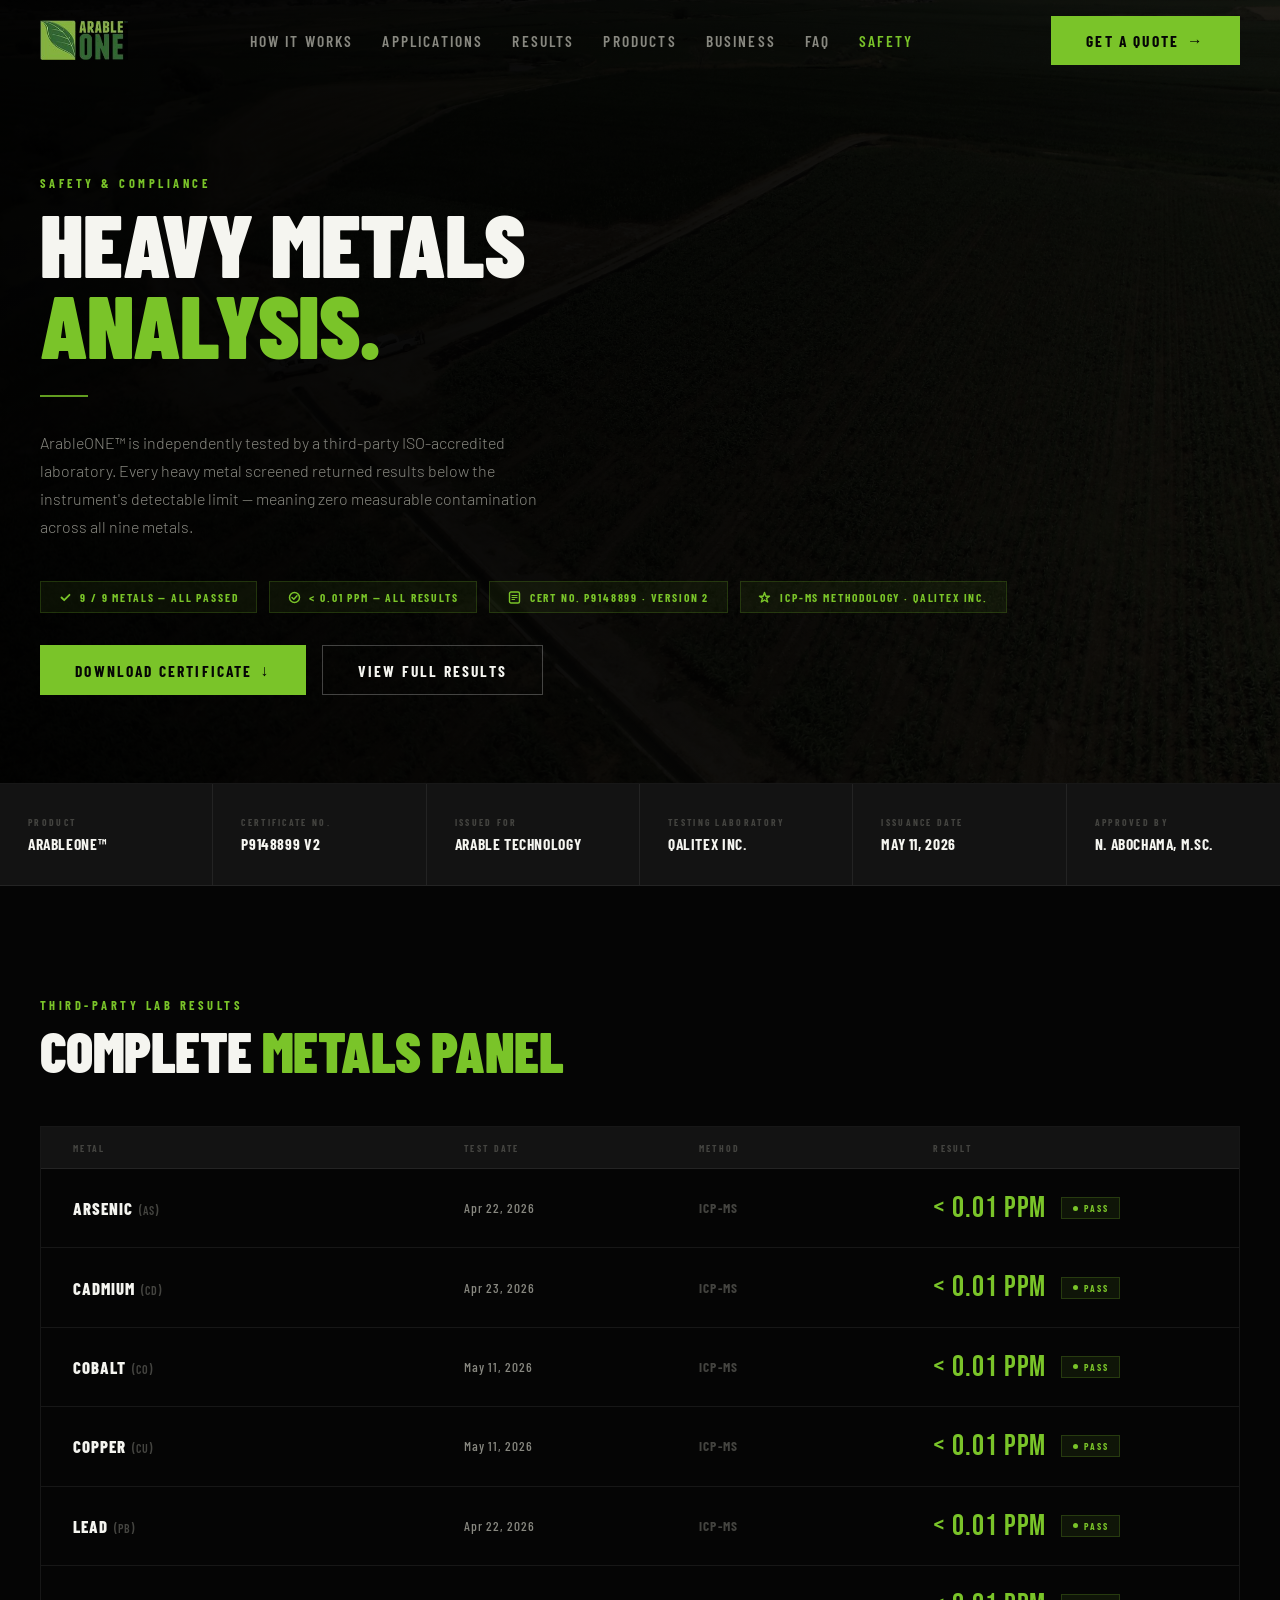
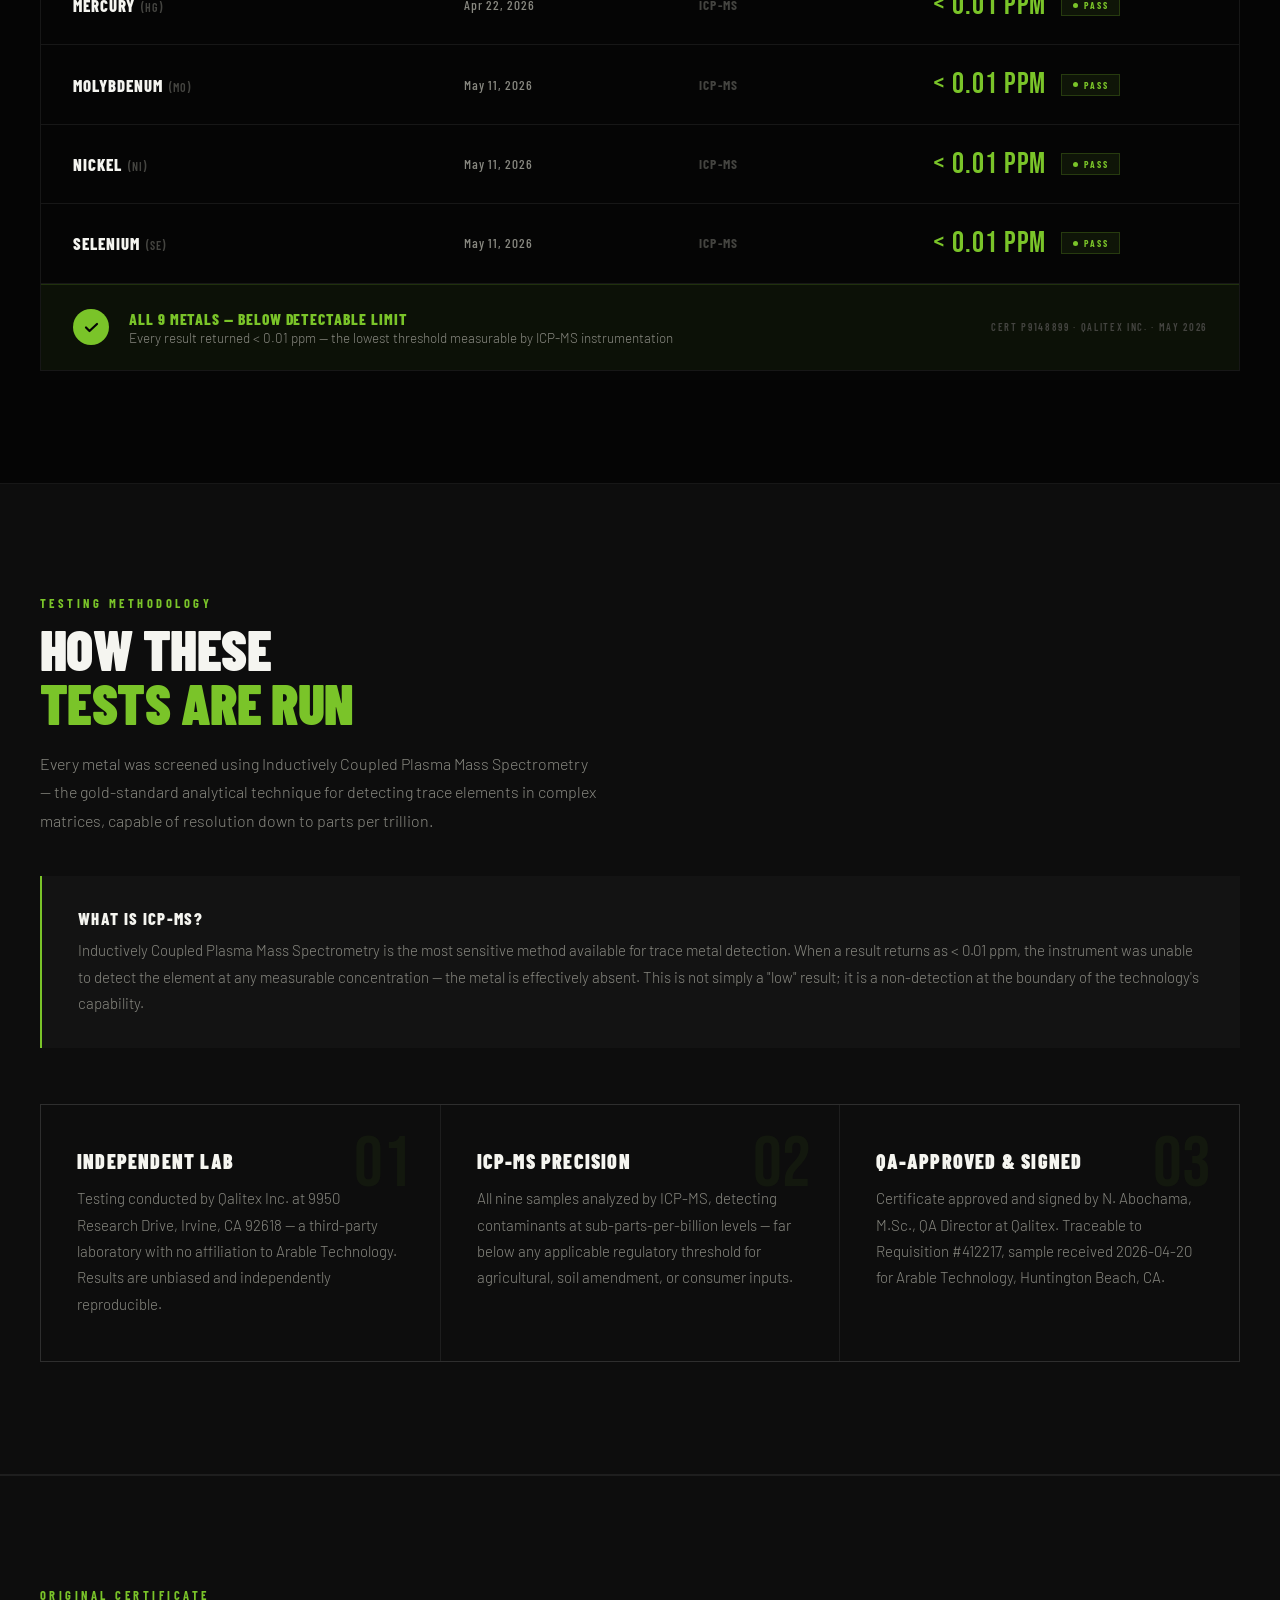
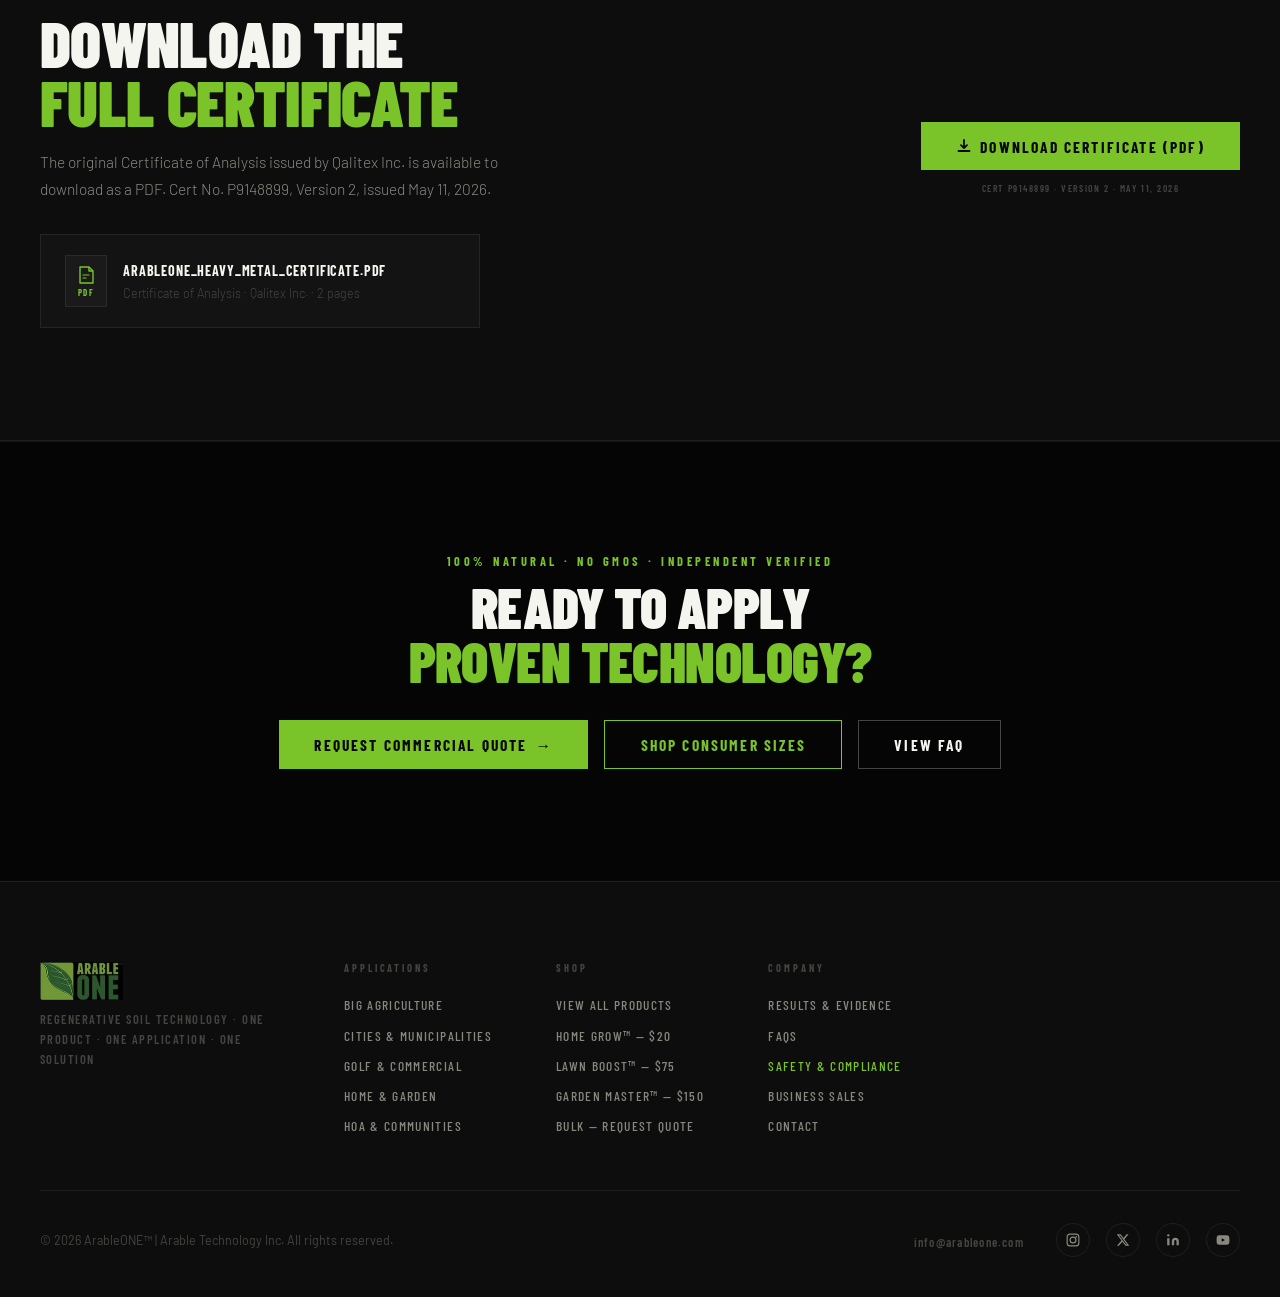
<file: safety-compliance.html>
<!DOCTYPE html>
<html lang="en">
<head>
<meta charset="UTF-8"/>
<meta name="viewport" content="width=device-width, initial-scale=1.0"/>
<title>Safety &amp; Compliance — ArableONE™ | Heavy Metals Certificate of Analysis</title>
<meta name="description" content="ArableONE™ third-party Certificate of Analysis for heavy metals. All 9 metals tested below detectable limits by Qalitex Inc. using ICP-MS methodology. Cert No. P9148899."/>
<meta property="og:title" content="Safety &amp; Compliance — ArableONE™ | Heavy Metals Certificate of Analysis"/>
<meta property="og:description" content="ArableONE™ third-party Certificate of Analysis. 9/9 heavy metals below detectable limit. Tested by Qalitex Inc."/>
<meta property="og:type" content="website"/>
<meta property="og:url" content="https://arableone.com/safety-compliance.html"/>
<meta property="og:image" content="logo.png"/>
<link rel="preconnect" href="https://fonts.googleapis.com"/>
<link rel="preconnect" href="https://fonts.gstatic.com" crossorigin/>
<link href="https://fonts.googleapis.com/css2?family=Barlow+Condensed:wght@400;500;600;700;800;900&family=Barlow:ital,wght@0,300;0,400;0,500;0,600;1,300&family=Bebas+Neue&display=swap" rel="stylesheet"/>
<style>
/* ── DESIGN TOKENS (exact match to site) ─────────────── */
:root{
  --black:#050505;--s1:#0d0d0d;--s2:#131313;--s3:#1a1a1a;
  --border:rgba(255,255,255,0.07);
  --green:#7AC429;--green-hi:#92D93E;--green-lo:#4d8a12;--green-dk:#1b3d09;
  --amber:#E08A1A;--amber-hi:#F5A030;
  --white:#F5F5F0;--g1:#c8c8c0;--g2:#888880;--g3:#444440;
  --fd:'Barlow Condensed',sans-serif;--fb:'Barlow',sans-serif;--fs:'Bebas Neue',cursive;
  --ease:cubic-bezier(0.22,1,0.36,1);--t:0.4s cubic-bezier(0.22,1,0.36,1);
}
*,*::before,*::after{box-sizing:border-box;margin:0;padding:0}
html{font-size:16px;scroll-behavior:smooth}
body{font-family:var(--fb);background:var(--black);color:var(--white);overflow-x:hidden;-webkit-font-smoothing:antialiased}
img{display:block;max-width:100%}a{text-decoration:none;color:inherit}ul{list-style:none}
::-webkit-scrollbar{width:3px}::-webkit-scrollbar-track{background:var(--black)}::-webkit-scrollbar-thumb{background:var(--green-lo)}

.wrap{max-width:1320px;margin:0 auto;padding:0 2.5rem}
.lbl{font-family:var(--fd);font-size:.78rem;font-weight:700;letter-spacing:.28em;text-transform:uppercase;color:var(--green)}
.div{height:1px;background:linear-gradient(to right,transparent,var(--border),transparent)}

/* BUTTONS */
.btn{display:inline-flex;align-items:center;gap:.5rem;font-family:var(--fd);font-size:.97rem;font-weight:700;letter-spacing:.14em;text-transform:uppercase;padding:.9rem 2.2rem;border:none;cursor:pointer;transition:var(--t);position:relative;overflow:hidden;white-space:nowrap}
.btn::after{content:'';position:absolute;inset:0;background:rgba(255,255,255,.08);opacity:0;transition:opacity .2s}
.btn:hover::after{opacity:1}
.btn-g{background:var(--green);color:#050505}.btn-g:hover{background:var(--green-hi);transform:translateY(-2px);box-shadow:0 6px 24px rgba(122,196,41,.2)}
.btn-og{background:transparent;color:var(--green);border:1.5px solid var(--green)}.btn-og:hover{background:var(--green);color:#050505;transform:translateY(-2px)}
.btn-ol{background:transparent;color:var(--white);border:1.5px solid rgba(255,255,255,.25)}.btn-ol:hover{border-color:var(--green);color:var(--green);transform:translateY(-2px)}
.arr{display:inline-block;transition:transform .25s}.btn:hover .arr{transform:translateX(4px)}

/* SECTION SHARED */
.stitle{font-family:var(--fd);font-size:clamp(2.2rem,4.5vw,3.5rem);font-weight:900;line-height:.96;letter-spacing:-.01em;text-transform:uppercase;color:var(--white);margin-bottom:1.25rem}
.stitle em{font-style:normal;color:var(--green)}

/* NAV */
#nav{position:fixed;top:0;left:0;right:0;z-index:100;transition:background .4s,border-color .4s;border-bottom:1px solid transparent}
#nav.scrolled{background:rgba(5,5,5,.97);border-bottom-color:var(--border);backdrop-filter:blur(16px)}
.nav-in{display:flex;align-items:center;justify-content:space-between;padding:1rem 2.5rem;max-width:1320px;margin:0 auto}
.nav-logo img{height:40px;width:auto}
.nav-links{display:flex;align-items:center;gap:1.8rem}
.nav-links a{font-family:var(--fd);font-size:.97rem;font-weight:600;letter-spacing:.14em;text-transform:uppercase;color:var(--g2);transition:color .25s}
.nav-links a:hover,.nav-links a.active{color:var(--green)}
.ham{display:none;flex-direction:column;gap:6px;cursor:pointer;padding:12px 8px;background:none;border:none;z-index:101;position:relative;-webkit-tap-highlight-color:rgba(122,196,41,.2);touch-action:manipulation}
.ham span{display:block;width:26px;height:2px;background:var(--white);border-radius:2px;transition:var(--t)}
.mob-nav{display:none;position:fixed;inset:0;background:rgba(5,5,5,.99);z-index:200;flex-direction:column;align-items:center;justify-content:center;gap:2.5rem}
.mob-nav.open{display:flex}
.mob-nav a{font-family:var(--fd);font-size:1.8rem;font-weight:800;letter-spacing:.06em;text-transform:uppercase;color:var(--white);transition:color .2s}
.mob-nav a:hover{color:var(--green)}
.mob-close{position:absolute;top:1.5rem;right:2rem;background:none;border:none;color:var(--white);font-size:2rem;cursor:pointer;line-height:1}

/* PAGE HERO */
.page-hero{padding:11rem 0 5.5rem;position:relative;overflow:hidden;background:var(--black);border-bottom:1px solid var(--border)}
.page-hero-bg{position:absolute;inset:0;width:100%;height:100%;object-fit:cover;object-position:center;z-index:0;filter:brightness(0.14) saturate(.5)}
.page-hero-overlay{position:absolute;inset:0;background:linear-gradient(to right,rgba(0,0,0,.88) 0%,rgba(0,0,0,.5) 60%,rgba(0,0,0,.15) 100%);z-index:1}
.page-hero-cnt{position:relative;z-index:2}
.page-hero-lbl{font-family:var(--fd);font-size:.78rem;font-weight:700;letter-spacing:.28em;text-transform:uppercase;color:var(--green);margin-bottom:.75rem;display:block}
.page-hero-hl{font-family:var(--fd);font-size:clamp(3rem,7vw,6rem);font-weight:900;line-height:.9;letter-spacing:-.01em;text-transform:uppercase;color:var(--white);margin-bottom:1.5rem}
.page-hero-hl em{font-style:normal;color:var(--green)}
.page-hero-sub{font-size:1rem;font-weight:300;color:var(--g2);max-width:540px;line-height:1.75}
.page-hero-btns{display:flex;gap:1rem;flex-wrap:wrap;margin-top:2rem}
.page-hero-rule{width:48px;height:2px;background:var(--green);margin:2rem 0;opacity:.8}

/* FOOTER */
#ft{background:var(--s1);border-top:1px solid var(--border);padding:5rem 0 2.5rem}
.ft-in{display:flex;gap:4rem;padding-bottom:3.5rem;border-bottom:1px solid var(--border);flex-wrap:wrap}
.ft-tg{font-family:var(--fd);font-size:.78rem;font-weight:600;letter-spacing:.12em;text-transform:uppercase;color:var(--g3);margin-top:.6rem;max-width:240px;line-height:1.6}
.ft-col h4{font-family:var(--fd);font-size:.65rem;font-weight:700;letter-spacing:.28em;text-transform:uppercase;color:var(--g3);margin-bottom:1.25rem}
.ft-col ul{display:flex;flex-direction:column;gap:.7rem}
.ft-col a{font-family:var(--fd);font-size:.84rem;font-weight:500;letter-spacing:.1em;text-transform:uppercase;color:var(--g2);transition:color .2s}
.ft-col a:hover{color:var(--green)}
.ft-col a.active{color:var(--green)}
.ft-bot{display:flex;align-items:center;gap:2rem;padding-top:2rem;flex-wrap:wrap}
.ft-copy{font-size:.78rem;color:var(--g3);flex:1;min-width:200px}
.ft-mail a{font-family:var(--fd);font-size:.78rem;font-weight:600;letter-spacing:.1em;color:var(--g3);transition:color .2s}
.ft-mail a:hover{color:var(--green)}
.soc{display:flex;gap:1rem}
.sb{width:34px;height:34px;border-radius:50%;border:1px solid var(--border);display:flex;align-items:center;justify-content:center;transition:border-color .25s,background .25s}
.sb:hover{border-color:var(--green);background:rgba(122,196,41,.08)}
.sb svg{width:14px;height:14px;fill:var(--g2);transition:fill .25s}
.sb:hover svg{fill:var(--green)}
.sb-ig svg{fill:none;stroke:var(--g2);stroke-width:2;stroke-linecap:round;transition:stroke .25s}
.sb-ig:hover svg{stroke:var(--green)}

/* SCROLL REVEAL */
.rev,.rev-l,.rev-r{opacity:1;transition:opacity .8s cubic-bezier(0.22,1,0.36,1),transform .8s cubic-bezier(0.22,1,0.36,1)}
.rev.ready{opacity:0;transform:translateY(20px)}
.rev.in{opacity:1;transform:none}
.stg>*{opacity:1;transition:opacity .6s cubic-bezier(0.22,1,0.36,1),transform .6s cubic-bezier(0.22,1,0.36,1)}
.stg.ready>*{opacity:0;transform:translateY(16px)}
.stg.in>*:nth-child(1){opacity:1;transform:none;transition-delay:0s}
.stg.in>*:nth-child(2){opacity:1;transform:none;transition-delay:.08s}
.stg.in>*:nth-child(3){opacity:1;transform:none;transition-delay:.16s}
.stg.in>*:nth-child(4){opacity:1;transform:none;transition-delay:.24s}
.stg.in>*:nth-child(5){opacity:1;transform:none;transition-delay:.32s}

/* ── PAGE-SPECIFIC STYLES ───────────────────────────── */

/* CERT META STRIP */
.cert-meta-strip{background:var(--s2);border-bottom:1px solid var(--border)}
.cert-meta-inner{display:grid;grid-template-columns:repeat(6,1fr);gap:0}
.cert-meta-item{padding:2rem 1.75rem;border-right:1px solid var(--border)}
.cert-meta-item:last-child{border-right:none}
.cert-meta-label{font-family:var(--fd);font-size:.6rem;font-weight:700;letter-spacing:.24em;text-transform:uppercase;color:var(--g3);margin-bottom:.4rem}
.cert-meta-value{font-family:var(--fd);font-size:.97rem;font-weight:700;letter-spacing:.04em;text-transform:uppercase;color:var(--white)}

/* PASS BADGES in hero */
.hero-badges{display:flex;gap:.75rem;flex-wrap:wrap;margin-top:2.5rem}
.hero-badge{display:inline-flex;align-items:center;gap:.55rem;background:rgba(122,196,41,.07);border:1px solid rgba(122,196,41,.2);padding:.5rem 1.1rem;font-family:var(--fd);font-size:.72rem;font-weight:700;letter-spacing:.16em;text-transform:uppercase;color:var(--green)}
.hero-badge svg{flex-shrink:0}

/* RESULTS TABLE */
.results-table-wrap{border:1px solid var(--border)}
.results-thead{display:grid;grid-template-columns:2fr 1.2fr 1.2fr 1.4fr;padding:.9rem 2rem;border-bottom:1px solid var(--border);background:var(--s2)}
.results-thead span{font-family:var(--fd);font-size:.6rem;font-weight:700;letter-spacing:.24em;text-transform:uppercase;color:var(--g3)}
.metal-row{display:grid;grid-template-columns:2fr 1.2fr 1.2fr 1.4fr;align-items:center;padding:1.5rem 2rem;border-bottom:1px solid var(--border);transition:background var(--t);position:relative;overflow:hidden}
.metal-row:last-child{border-bottom:none}
.metal-row::before{content:'';position:absolute;left:0;top:0;bottom:0;width:2px;background:var(--green);opacity:0;transition:opacity .25s}
.metal-row:hover{background:var(--s2)}
.metal-row:hover::before{opacity:1}
.metal-name{font-family:var(--fd);font-size:1.05rem;font-weight:800;letter-spacing:.06em;text-transform:uppercase;color:var(--white)}
.metal-sym{font-size:.75rem;color:var(--g3);font-weight:600;margin-left:.35rem;font-family:var(--fd);letter-spacing:.1em}
.metal-date{font-family:var(--fd);font-size:.84rem;font-weight:500;letter-spacing:.06em;color:var(--g2)}
.metal-method{font-family:var(--fd);font-size:.84rem;font-weight:700;letter-spacing:.1em;color:var(--g3)}
.metal-result-cell{display:flex;align-items:center;gap:.9rem}
.metal-result-val{font-family:var(--fs);font-size:1.9rem;color:var(--green);line-height:1;letter-spacing:.03em}
.pass-pill{display:inline-flex;align-items:center;gap:.4rem;background:rgba(122,196,41,.08);border:1px solid rgba(122,196,41,.22);padding:.25rem .7rem;font-family:var(--fd);font-size:.6rem;font-weight:700;letter-spacing:.18em;text-transform:uppercase;color:var(--green)}
.pass-dot{width:5px;height:5px;border-radius:50%;background:var(--green);animation:pdot 2.5s ease-in-out infinite;flex-shrink:0}
@keyframes pdot{0%,100%{opacity:1;transform:scale(1)}50%{opacity:.35;transform:scale(.6)}}

/* SUMMARY ROW */
.results-summary{display:flex;align-items:center;justify-content:space-between;gap:2rem;padding:1.5rem 2rem;background:rgba(122,196,41,.06);border-top:1px solid rgba(122,196,41,.18);flex-wrap:wrap}
.results-summary-left{display:flex;align-items:center;gap:1.25rem}
.summary-check{width:36px;height:36px;border-radius:50%;background:var(--green);display:flex;align-items:center;justify-content:center;flex-shrink:0}
.summary-check svg{width:17px;height:17px}
.summary-strong{font-family:var(--fd);font-size:.97rem;font-weight:800;letter-spacing:.06em;text-transform:uppercase;color:var(--green);margin-bottom:.15rem}
.summary-sub{font-size:.84rem;font-weight:300;color:var(--g2)}
.summary-cert{font-family:var(--fd);font-size:.65rem;font-weight:600;letter-spacing:.16em;text-transform:uppercase;color:var(--g3)}

/* METHODOLOGY CARDS */
.method-grid{display:grid;grid-template-columns:repeat(3,1fr);gap:1px;background:var(--border);border:1px solid var(--border);margin-top:3.5rem}
.method-card{background:var(--s1);padding:2.75rem 2.25rem;position:relative;overflow:hidden}
.method-card::after{content:attr(data-n);position:absolute;top:1.5rem;right:1.75rem;font-family:var(--fs);font-size:4.5rem;color:rgba(122,196,41,.06);line-height:1;pointer-events:none}
.method-card-title{font-family:var(--fd);font-size:1.25rem;font-weight:900;letter-spacing:.06em;text-transform:uppercase;color:var(--white);margin-bottom:.75rem}
.method-card-body{font-size:.94rem;font-weight:300;line-height:1.75;color:var(--g2)}

/* CALLOUT BOX */
.callout{background:var(--s2);border-left:2px solid var(--green);padding:2rem 2.25rem;margin:2.5rem 0}
.callout-title{font-family:var(--fd);font-size:1.05rem;font-weight:800;letter-spacing:.08em;text-transform:uppercase;color:var(--white);margin-bottom:.6rem}
.callout-body{font-size:.94rem;font-weight:300;line-height:1.75;color:var(--g2)}

/* DOWNLOAD SECTION */
.dl-section{background:var(--s1);border-top:1px solid var(--border);border-bottom:1px solid var(--border);padding:7rem 0}
.dl-inner{display:grid;grid-template-columns:1fr auto;align-items:center;gap:5rem}
.dl-title{font-family:var(--fd);font-size:clamp(2.5rem,5vw,4rem);font-weight:900;line-height:.92;letter-spacing:-.01em;text-transform:uppercase;color:var(--white);margin-bottom:1rem}
.dl-title em{font-style:normal;color:var(--green)}
.dl-sub{font-size:.97rem;font-weight:300;color:var(--g2);line-height:1.75;max-width:480px;margin-bottom:2rem}
.dl-file-row{display:flex;align-items:center;gap:1rem;padding:1.25rem 1.5rem;background:var(--s2);border:1px solid var(--border);max-width:440px}
.dl-file-icon{width:42px;height:52px;background:var(--s3);border:1px solid var(--border);display:flex;flex-direction:column;align-items:center;justify-content:center;gap:2px;flex-shrink:0}
.dl-file-icon svg{width:20px;height:20px}
.dl-file-icon span{font-family:var(--fd);font-size:.55rem;font-weight:700;letter-spacing:.14em;color:var(--green)}
.dl-file-meta strong{display:block;font-family:var(--fd);font-size:.88rem;font-weight:700;letter-spacing:.06em;text-transform:uppercase;color:var(--white);margin-bottom:.2rem}
.dl-file-meta span{font-size:.78rem;font-weight:300;color:var(--g3)}
.dl-cta{display:flex;flex-direction:column;align-items:center;gap:.75rem;flex-shrink:0}
.dl-cert-note{font-family:var(--fd);font-size:.6rem;font-weight:600;letter-spacing:.16em;text-transform:uppercase;color:var(--g3);text-align:center}

/* RESPONSIVE */
@media(max-width:1024px){
  .cert-meta-inner{grid-template-columns:repeat(3,1fr)}
  .cert-meta-item:nth-child(3){border-right:none}
  .cert-meta-item:nth-child(4){border-top:1px solid var(--border)}
  .method-grid{grid-template-columns:1fr 1fr}
  .dl-inner{grid-template-columns:1fr;gap:3rem}
  .dl-cta{align-items:flex-start}
}
@media(max-width:768px){
  .nav-links,#nav .btn{display:none}
  .ham{display:flex}
  .wrap{padding:0 1.25rem}
  .nav-in{padding:.75rem 1.5rem}
  .cert-meta-inner{grid-template-columns:repeat(2,1fr)}
  .cert-meta-item:nth-child(2n){border-right:none}
  .cert-meta-item:nth-child(n+3){border-top:1px solid var(--border)}
  .results-thead{display:none}
  .metal-row{grid-template-columns:1fr 1fr;grid-template-rows:auto auto;gap:.4rem 0;padding:1.25rem 1.25rem}
  .metal-name{grid-column:1/-1;font-size:1rem}
  .metal-date,.metal-method{font-size:.75rem}
  .metal-result-val{font-size:1.5rem}
  .method-grid{grid-template-columns:1fr}
  .page-hero{padding:8rem 0 3.5rem}
  .page-hero-hl{font-size:clamp(2.5rem,10vw,4rem)}
  .page-hero-btns{flex-direction:column;align-items:flex-start}
  .ft-in{flex-direction:column;gap:2rem}
  .ft-bot{flex-direction:column;align-items:flex-start;gap:.75rem}
}
@media(max-width:480px){
  .cert-meta-inner{grid-template-columns:1fr}
  .cert-meta-item{border-right:none!important;border-top:1px solid var(--border)}
  .cert-meta-item:first-child{border-top:none}
  .hero-badges{flex-direction:column;align-items:flex-start}
}
</style>
</head>
<body>

<!-- ── NAV ──────────────────────────────────────────── -->
<nav id="nav">
  <div class="nav-in">
    <a class="nav-logo" href="index.html"><img src="logo.png" alt="ArableONE™"/></a>
    <div class="nav-links">
      <a href="howitworks.html">How It Works</a>
      <a href="applications.html">Applications</a>
      <a href="results.html">Results</a>
      <a href="products.html">Products</a>
      <a href="index.html#b2b">Business</a>
      <a href="faq.html">FAQ</a>
      <a href="safety-compliance.html" class="active">Safety</a>
    </div>
    <a href="index.html#b2b" class="btn btn-g" style="margin-left:1rem">Get a Quote <span class="arr">→</span></a>
    <button class="ham" onclick="openMobileMenu()" aria-label="Open menu">
      <span></span><span></span><span></span>
    </button>
  </div>
</nav>

<!-- MOBILE NAV -->
<div class="mob-nav" id="mobNav">
  <button class="mob-close" onclick="closeMobileMenu()">✕</button>
  <a href="index.html" onclick="closeMobileMenu()">Home</a>
  <a href="howitworks.html" onclick="closeMobileMenu()">How It Works</a>
  <a href="applications.html" onclick="closeMobileMenu()">Applications</a>
  <a href="results.html" onclick="closeMobileMenu()">Results</a>
  <a href="products.html" onclick="closeMobileMenu()">Products</a>
  <a href="index.html#b2b" onclick="closeMobileMenu()">Business</a>
  <a href="faq.html" onclick="closeMobileMenu()">FAQ</a>
  <a href="safety-compliance.html" style="color:var(--green)" onclick="closeMobileMenu()">Safety</a>
</div>

<!-- ── PAGE HERO ─────────────────────────────────────── -->
<section class="page-hero">
  <img class="page-hero-bg" src="cornfieldangle.JPG" alt=""/>
  <div class="page-hero-overlay"></div>
  <div class="wrap page-hero-cnt">
    <span class="page-hero-lbl">Safety &amp; Compliance</span>
    <h1 class="page-hero-hl">Heavy Metals<br/><em>Analysis.</em></h1>
    <div class="page-hero-rule"></div>
    <p class="page-hero-sub">
      ArableONE™ is independently tested by a third-party ISO-accredited laboratory. Every heavy metal screened returned results below the instrument's detectable limit — meaning zero measurable contamination across all nine metals.
    </p>
    <div class="hero-badges stg">
      <span class="hero-badge">
        <svg width="13" height="13" viewBox="0 0 13 13" fill="none"><path d="M2.5 6.5L5.2 9.2L10.5 3.8" stroke="#7AC429" stroke-width="1.8" stroke-linecap="round" stroke-linejoin="round"/></svg>
        9 / 9 Metals — All Passed
      </span>
      <span class="hero-badge">
        <svg width="13" height="13" viewBox="0 0 13 13" fill="none"><circle cx="6.5" cy="6.5" r="5" stroke="#7AC429" stroke-width="1.5"/><path d="M4 6.5L5.8 8.2L9 4.8" stroke="#7AC429" stroke-width="1.5" stroke-linecap="round" stroke-linejoin="round"/></svg>
        &lt; 0.01 ppm — All Results
      </span>
      <span class="hero-badge">
        <svg width="13" height="13" viewBox="0 0 13 13" fill="none"><rect x="1.5" y="1" width="10" height="11" rx="1.5" stroke="#7AC429" stroke-width="1.4"/><path d="M4 4.5H9M4 6.5H9M4 8.5H6.5" stroke="#7AC429" stroke-width="1.2" stroke-linecap="round"/></svg>
        Cert No. P9148899 · Version 2
      </span>
      <span class="hero-badge">
        <svg width="13" height="13" viewBox="0 0 13 13" fill="none"><path d="M6.5 1.5L7.8 5.2H11.5L8.5 7.4L9.7 11L6.5 9L3.3 11L4.5 7.4L1.5 5.2H5.2L6.5 1.5Z" stroke="#7AC429" stroke-width="1.4" stroke-linejoin="round"/></svg>
        ICP-MS Methodology · Qalitex Inc.
      </span>
    </div>
    <div class="page-hero-btns">
      <a href="#download" class="btn btn-g">Download Certificate <span class="arr">↓</span></a>
      <a href="#results-table" class="btn btn-ol">View Full Results</a>
    </div>
  </div>
</section>

<!-- ── CERT META STRIP ───────────────────────────────── -->
<div class="cert-meta-strip">
  <div class="wrap" style="padding:0">
    <div class="cert-meta-inner">
      <div class="cert-meta-item rev">
        <div class="cert-meta-label">Product</div>
        <div class="cert-meta-value">ArableONE™</div>
      </div>
      <div class="cert-meta-item rev">
        <div class="cert-meta-label">Certificate No.</div>
        <div class="cert-meta-value">P9148899 v2</div>
      </div>
      <div class="cert-meta-item rev">
        <div class="cert-meta-label">Issued For</div>
        <div class="cert-meta-value">Arable Technology</div>
      </div>
      <div class="cert-meta-item rev">
        <div class="cert-meta-label">Testing Laboratory</div>
        <div class="cert-meta-value">Qalitex Inc.</div>
      </div>
      <div class="cert-meta-item rev">
        <div class="cert-meta-label">Issuance Date</div>
        <div class="cert-meta-value">May 11, 2026</div>
      </div>
      <div class="cert-meta-item rev">
        <div class="cert-meta-label">Approved By</div>
        <div class="cert-meta-value">N. Abochama, M.Sc.</div>
      </div>
    </div>
  </div>
</div>

<!-- ── RESULTS TABLE ─────────────────────────────────── -->
<section id="results-table" style="padding:7rem 0;background:var(--black);border-bottom:1px solid var(--border)">
  <div class="wrap">
    <p class="lbl rev" style="margin-bottom:.75rem">Third-Party Lab Results</p>
    <h2 class="stitle rev" style="max-width:none;margin-bottom:3rem">Complete <em>Metals Panel</em></h2>

    <div class="results-table-wrap rev">
      <div class="results-thead">
        <span>Metal</span>
        <span>Test Date</span>
        <span>Method</span>
        <span>Result</span>
      </div>

      <!-- Arsenic -->
      <div class="metal-row">
        <div class="metal-name">Arsenic<span class="metal-sym">(As)</span></div>
        <div class="metal-date">Apr 22, 2026</div>
        <div class="metal-method">ICP-MS</div>
        <div class="metal-result-cell">
          <span class="metal-result-val">&lt;&nbsp;0.01 ppm</span>
          <span class="pass-pill"><span class="pass-dot"></span>Pass</span>
        </div>
      </div>

      <!-- Cadmium -->
      <div class="metal-row">
        <div class="metal-name">Cadmium<span class="metal-sym">(Cd)</span></div>
        <div class="metal-date">Apr 23, 2026</div>
        <div class="metal-method">ICP-MS</div>
        <div class="metal-result-cell">
          <span class="metal-result-val">&lt;&nbsp;0.01 ppm</span>
          <span class="pass-pill"><span class="pass-dot"></span>Pass</span>
        </div>
      </div>

      <!-- Cobalt -->
      <div class="metal-row">
        <div class="metal-name">Cobalt<span class="metal-sym">(Co)</span></div>
        <div class="metal-date">May 11, 2026</div>
        <div class="metal-method">ICP-MS</div>
        <div class="metal-result-cell">
          <span class="metal-result-val">&lt;&nbsp;0.01 ppm</span>
          <span class="pass-pill"><span class="pass-dot"></span>Pass</span>
        </div>
      </div>

      <!-- Copper -->
      <div class="metal-row">
        <div class="metal-name">Copper<span class="metal-sym">(Cu)</span></div>
        <div class="metal-date">May 11, 2026</div>
        <div class="metal-method">ICP-MS</div>
        <div class="metal-result-cell">
          <span class="metal-result-val">&lt;&nbsp;0.01 ppm</span>
          <span class="pass-pill"><span class="pass-dot"></span>Pass</span>
        </div>
      </div>

      <!-- Lead -->
      <div class="metal-row">
        <div class="metal-name">Lead<span class="metal-sym">(Pb)</span></div>
        <div class="metal-date">Apr 22, 2026</div>
        <div class="metal-method">ICP-MS</div>
        <div class="metal-result-cell">
          <span class="metal-result-val">&lt;&nbsp;0.01 ppm</span>
          <span class="pass-pill"><span class="pass-dot"></span>Pass</span>
        </div>
      </div>

      <!-- Mercury -->
      <div class="metal-row">
        <div class="metal-name">Mercury<span class="metal-sym">(Hg)</span></div>
        <div class="metal-date">Apr 22, 2026</div>
        <div class="metal-method">ICP-MS</div>
        <div class="metal-result-cell">
          <span class="metal-result-val">&lt;&nbsp;0.01 ppm</span>
          <span class="pass-pill"><span class="pass-dot"></span>Pass</span>
        </div>
      </div>

      <!-- Molybdenum -->
      <div class="metal-row">
        <div class="metal-name">Molybdenum<span class="metal-sym">(Mo)</span></div>
        <div class="metal-date">May 11, 2026</div>
        <div class="metal-method">ICP-MS</div>
        <div class="metal-result-cell">
          <span class="metal-result-val">&lt;&nbsp;0.01 ppm</span>
          <span class="pass-pill"><span class="pass-dot"></span>Pass</span>
        </div>
      </div>

      <!-- Nickel -->
      <div class="metal-row">
        <div class="metal-name">Nickel<span class="metal-sym">(Ni)</span></div>
        <div class="metal-date">May 11, 2026</div>
        <div class="metal-method">ICP-MS</div>
        <div class="metal-result-cell">
          <span class="metal-result-val">&lt;&nbsp;0.01 ppm</span>
          <span class="pass-pill"><span class="pass-dot"></span>Pass</span>
        </div>
      </div>

      <!-- Selenium -->
      <div class="metal-row">
        <div class="metal-name">Selenium<span class="metal-sym">(Se)</span></div>
        <div class="metal-date">May 11, 2026</div>
        <div class="metal-method">ICP-MS</div>
        <div class="metal-result-cell">
          <span class="metal-result-val">&lt;&nbsp;0.01 ppm</span>
          <span class="pass-pill"><span class="pass-dot"></span>Pass</span>
        </div>
      </div>

      <!-- SUMMARY -->
      <div class="results-summary">
        <div class="results-summary-left">
          <div class="summary-check">
            <svg viewBox="0 0 17 17" fill="none"><path d="M3 8.5L6.5 12L14 5" stroke="#050505" stroke-width="2.2" stroke-linecap="round" stroke-linejoin="round"/></svg>
          </div>
          <div>
            <div class="summary-strong">All 9 Metals — Below Detectable Limit</div>
            <div class="summary-sub">Every result returned &lt;&nbsp;0.01 ppm — the lowest threshold measurable by ICP-MS instrumentation</div>
          </div>
        </div>
        <div class="summary-cert">Cert P9148899 · Qalitex Inc. · May 2026</div>
      </div>
    </div>
  </div>
</section>

<!-- ── METHODOLOGY ───────────────────────────────────── -->
<section style="padding:7rem 0;background:var(--s1);border-bottom:1px solid var(--border)">
  <div class="wrap">
    <p class="lbl rev" style="margin-bottom:.75rem">Testing Methodology</p>
    <h2 class="stitle rev">How These<br/><em>Tests Are Run</em></h2>
    <p class="rev" style="font-size:1rem;font-weight:300;color:var(--g2);max-width:560px;line-height:1.8;margin-bottom:0">
      Every metal was screened using Inductively Coupled Plasma Mass Spectrometry — the gold-standard analytical technique for detecting trace elements in complex matrices, capable of resolution down to parts per trillion.
    </p>

    <div class="callout rev">
      <div class="callout-title">What is ICP-MS?</div>
      <div class="callout-body">
        Inductively Coupled Plasma Mass Spectrometry is the most sensitive method available for trace metal detection. When a result returns as &lt;&nbsp;0.01 ppm, the instrument was unable to detect the element at any measurable concentration — the metal is effectively absent. This is not simply a "low" result; it is a non-detection at the boundary of the technology's capability.
      </div>
    </div>

    <div class="method-grid stg">
      <div class="method-card" data-n="01">
        <div class="method-card-title">Independent Lab</div>
        <div class="method-card-body">Testing conducted by Qalitex Inc. at 9950 Research Drive, Irvine, CA 92618 — a third-party laboratory with no affiliation to Arable Technology. Results are unbiased and independently reproducible.</div>
      </div>
      <div class="method-card" data-n="02">
        <div class="method-card-title">ICP-MS Precision</div>
        <div class="method-card-body">All nine samples analyzed by ICP-MS, detecting contaminants at sub-parts-per-billion levels — far below any applicable regulatory threshold for agricultural, soil amendment, or consumer inputs.</div>
      </div>
      <div class="method-card" data-n="03">
        <div class="method-card-title">QA-Approved &amp; Signed</div>
        <div class="method-card-body">Certificate approved and signed by N. Abochama, M.Sc., QA Director at Qalitex. Traceable to Requisition #412217, sample received 2026-04-20 for Arable Technology, Huntington Beach, CA.</div>
      </div>
    </div>
  </div>
</section>

<!-- ── DOWNLOAD ──────────────────────────────────────── -->
<section class="dl-section" id="download">
  <div class="wrap">
    <div class="dl-inner">
      <div class="rev">
        <p class="lbl" style="margin-bottom:.75rem">Original Certificate</p>
        <h2 class="dl-title">Download the<br/><em>Full Certificate</em></h2>
        <p class="dl-sub">The original Certificate of Analysis issued by Qalitex Inc. is available to download as a PDF. Cert No. P9148899, Version 2, issued May 11, 2026.</p>
        <div class="dl-file-row">
          <div class="dl-file-icon">
            <svg viewBox="0 0 20 20" fill="none"><path d="M4 2H13L17 6V18H4V2Z" stroke="#7AC429" stroke-width="1.4" stroke-linejoin="round"/><path d="M13 2V6H17" stroke="#7AC429" stroke-width="1.4" stroke-linejoin="round"/><path d="M7 10H13M7 13H10" stroke="#7AC429" stroke-width="1.2" stroke-linecap="round"/></svg>
            <span>PDF</span>
          </div>
          <div class="dl-file-meta">
            <strong>ArableONE_Heavy_Metal_Certificate.pdf</strong>
            <span>Certificate of Analysis · Qalitex Inc. · 2 pages</span>
          </div>
        </div>
      </div>
      <div class="dl-cta rev">
        <button class="btn btn-g" onclick="downloadCert()" style="font-size:.97rem">
          <svg width="16" height="16" viewBox="0 0 16 16" fill="none"><path d="M8 2V10M8 10L5 7.2M8 10L11 7.2" stroke="#050505" stroke-width="1.8" stroke-linecap="round" stroke-linejoin="round"/><path d="M2.5 13H13.5" stroke="#050505" stroke-width="1.8" stroke-linecap="round"/></svg>
          Download Certificate (PDF)
        </button>
        <div class="dl-cert-note">Cert P9148899 · Version 2 · May 11, 2026</div>
      </div>
    </div>
  </div>
</section>

<!-- ── CTA ──────────────────────────────────────────── -->
<section style="padding:7rem 0;background:var(--black);border-top:1px solid var(--border);text-align:center">
  <div class="wrap">
    <p class="lbl rev" style="margin-bottom:.75rem">100% Natural · No GMOs · Independent Verified</p>
    <h2 class="stitle rev" style="text-align:center;max-width:none;margin-bottom:2rem">Ready to Apply<br/><em>Proven Technology?</em></h2>
    <div style="display:flex;gap:1rem;justify-content:center;flex-wrap:wrap" class="stg">
      <a href="index.html#b2b" class="btn btn-g">Request Commercial Quote <span class="arr">→</span></a>
      <a href="products.html" class="btn btn-og">Shop Consumer Sizes</a>
      <a href="faq.html" class="btn btn-ol">View FAQ</a>
    </div>
  </div>
</section>

<!-- ── FOOTER ────────────────────────────────────────── -->
<footer id="ft">
  <div class="wrap">
    <div class="ft-in">
      <div>
        <a href="index.html"><img src="logo.png" alt="ArableONE™" style="height:38px;width:auto;opacity:.85"/></a>
        <p class="ft-tg">Regenerative Soil Technology · ONE Product · ONE Application · ONE Solution</p>
      </div>
      <div class="ft-col"><h4>Applications</h4><ul>
        <li><a href="applications.html#agriculture">Big Agriculture</a></li>
        <li><a href="applications.html#municipalities">Cities &amp; Municipalities</a></li>
        <li><a href="applications.html#golf">Golf &amp; Commercial</a></li>
        <li><a href="applications.html#home-garden">Home &amp; Garden</a></li>
        <li><a href="applications.html#hoa">HOA &amp; Communities</a></li>
      </ul></div>
      <div class="ft-col"><h4>Shop</h4><ul>
        <li><a href="products.html">View All Products</a></li>
        <li><a href="https://shop.arableone.com/collections/frontpage" target="_blank" rel="noopener">Home Grow™ — $20</a></li>
        <li><a href="https://shop.arableone.com/collections/frontpage" target="_blank" rel="noopener">Lawn Boost™ — $75</a></li>
        <li><a href="https://shop.arableone.com/collections/frontpage" target="_blank" rel="noopener">Garden Master™ — $150</a></li>
        <li><a href="index.html#b2b">Bulk — Request Quote</a></li>
      </ul></div>
      <div class="ft-col"><h4>Company</h4><ul>
        <li><a href="results.html">Results &amp; Evidence</a></li>
        <li><a href="faq.html">FAQs</a></li>
        <li><a href="safety-compliance.html" class="active">Safety &amp; Compliance</a></li>
        <li><a href="index.html#b2b">Business Sales</a></li>
        <li><a href="index.html#b2b">Contact</a></li>
      </ul></div>
    </div>
    <div class="ft-bot">
      <p class="ft-copy">© 2026 ArableONE™ | Arable Technology Inc. All rights reserved.</p>
      <div class="ft-mail"><a href="mailto:info@arableone.com">info@arableone.com</a></div>
      <div class="soc">
        <a href="https://instagram.com/arableone" target="_blank" class="sb sb-ig" aria-label="Instagram"><svg viewBox="0 0 24 24"><rect x="2" y="2" width="20" height="20" rx="5"/><circle cx="12" cy="12" r="5"/><circle cx="17.5" cy="6.5" r="1" fill="currentColor" style="stroke:none"/></svg></a>
        <a href="https://twitter.com/arableone" target="_blank" class="sb" aria-label="X"><svg viewBox="0 0 24 24"><path d="M18.244 2.25h3.308l-7.227 8.26 8.502 11.24H16.17l-5.214-6.817L4.99 21.75H1.68l7.73-8.835L1.254 2.25H8.08l4.713 6.231zm-1.161 17.52h1.833L7.084 4.126H5.117z"/></svg></a>
        <a href="https://www.linkedin.com/in/arableone" target="_blank" class="sb" aria-label="LinkedIn"><svg viewBox="0 0 24 24"><path d="M16 8a6 6 0 0 1 6 6v7h-4v-7a2 2 0 0 0-4 0v7h-4v-7a6 6 0 0 1 6-6zM2 9h4v12H2z"/><circle cx="4" cy="4" r="2"/></svg></a>
        <a href="https://www.youtube.com/@ArableONE" target="_blank" class="sb" aria-label="YouTube"><svg viewBox="0 0 24 24"><path d="M22.54 6.42a2.78 2.78 0 0 0-1.95-1.96C18.88 4 12 4 12 4s-6.88 0-8.59.46A2.78 2.78 0 0 0 1.46 6.42 29 29 0 0 0 1 12a29 29 0 0 0 .46 5.58 2.78 2.78 0 0 0 1.95 1.97C5.12 20 12 20 12 20s6.88 0 8.59-.45a2.78 2.78 0 0 0 1.96-1.97A29 29 0 0 0 23 12a29 29 0 0 0-.46-5.58z"/><polygon points="9.75 15.02 15.5 12 9.75 8.98 9.75 15.02" fill="#050505"/></svg></a>
      </div>
    </div>
  </div>
</footer>

<script>
/* NAV SCROLL */
var navEl=document.getElementById('nav');
if(navEl){window.addEventListener('scroll',function(){navEl.classList.toggle('scrolled',window.pageYOffset>50);},{passive:true});}

/* MOBILE MENU */
window.openMobileMenu=function(){
  var mob=document.getElementById('mobNav');
  if(mob){mob.classList.add('open');document.body.style.overflow='hidden';}
};
window.closeMobileMenu=function(){
  var mob=document.getElementById('mobNav');
  if(mob){mob.classList.remove('open');document.body.style.overflow='';}
};

/* SCROLL REVEAL */
if(window.requestAnimationFrame){requestAnimationFrame(function(){
  var els=document.querySelectorAll('.rev,.rev-l,.rev-r,.stg');
  if(!els.length)return;
  if(!window.IntersectionObserver){els.forEach(function(el){el.classList.add('in');});return;}
  var obs=new IntersectionObserver(function(entries){
    entries.forEach(function(e){if(e.isIntersecting){e.target.classList.remove('ready');e.target.classList.add('in');obs.unobserve(e.target);}});
  },{threshold:.06,rootMargin:'0px 0px -20px 0px'});
  els.forEach(function(el){
    var r=el.getBoundingClientRect();
    if(r.top>window.innerHeight*0.9){el.classList.add('ready');obs.observe(el);}else{el.classList.add('in');}
  });
});}

/* DOWNLOAD — update href to actual PDF path once deployed */
function downloadCert(){
  var a=document.createElement('a');
  a.href='ArableONE_Heavy_metal_Certificate_.pdf';
  a.download='ArableONE_Heavy_Metal_Certificate_P9148899.pdf';
  document.body.appendChild(a);
  a.click();
  document.body.removeChild(a);
}
</script>
</body>
</html>
</file>
